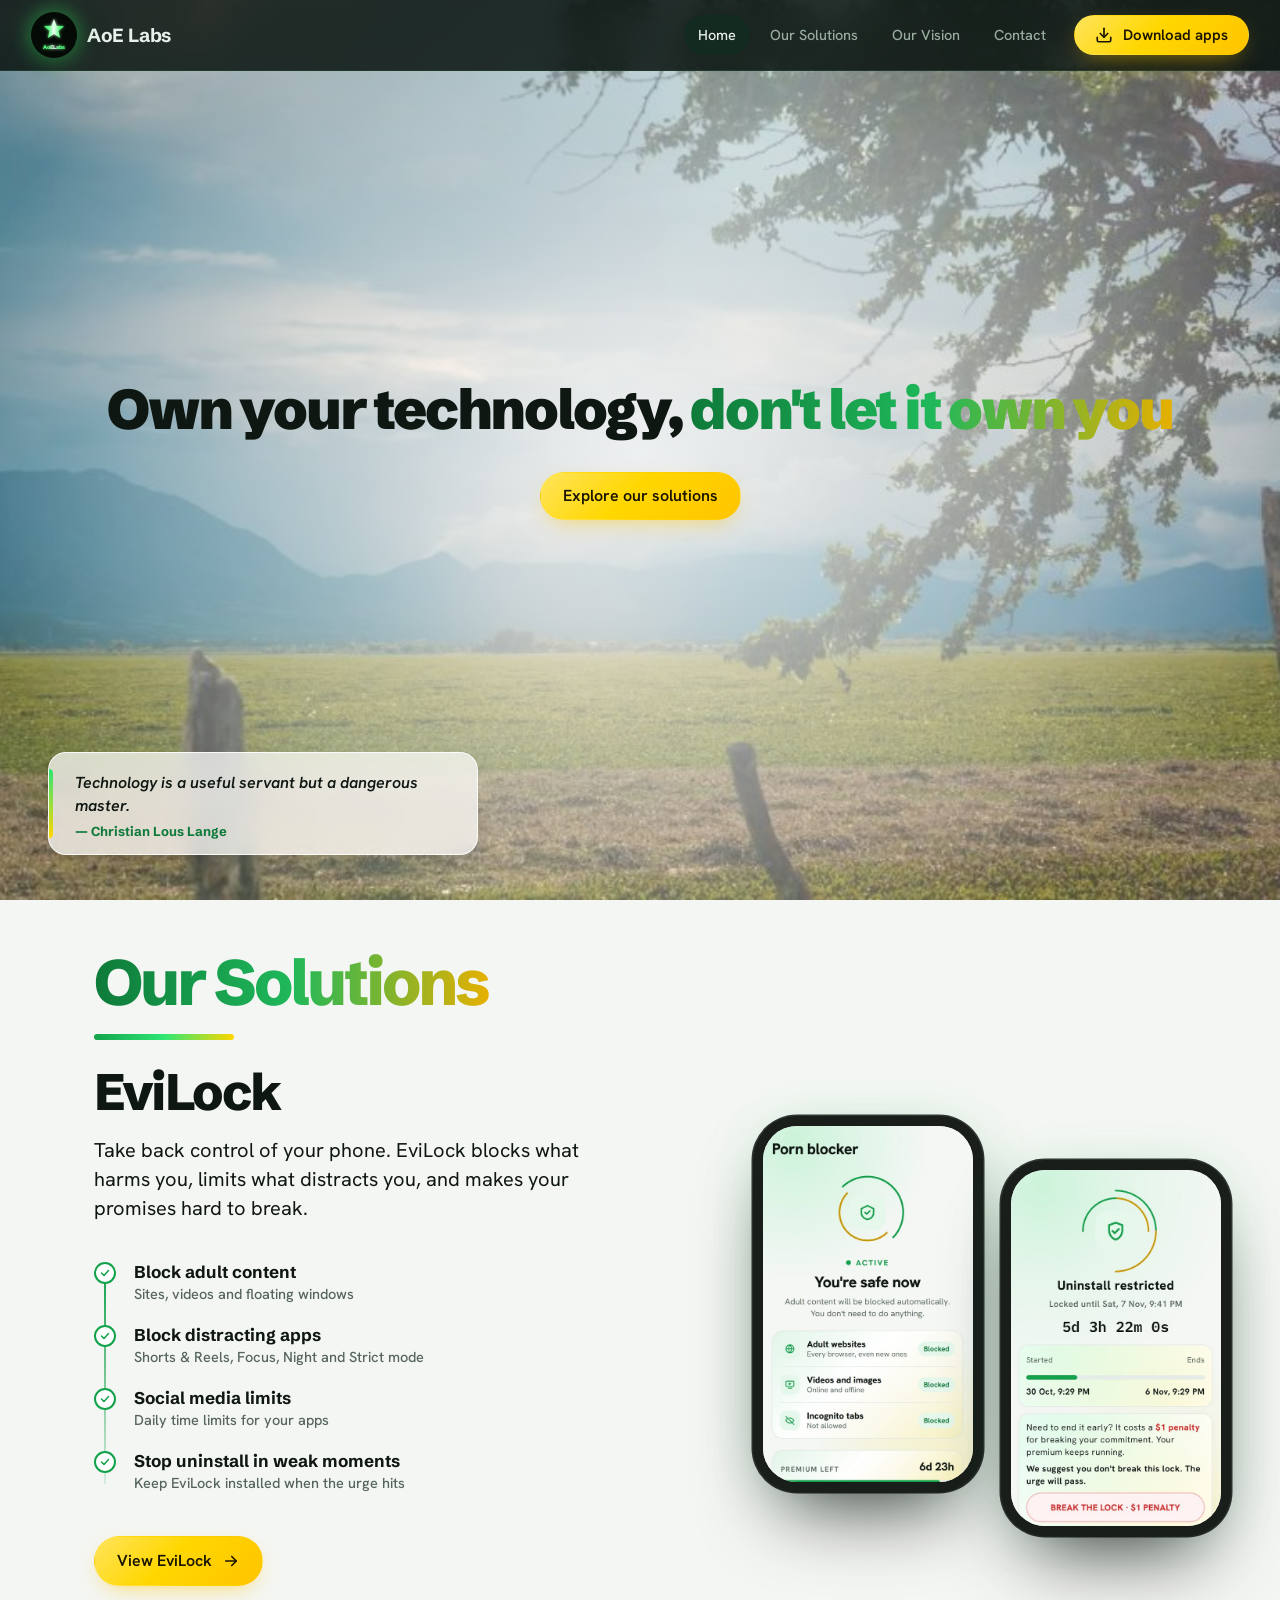
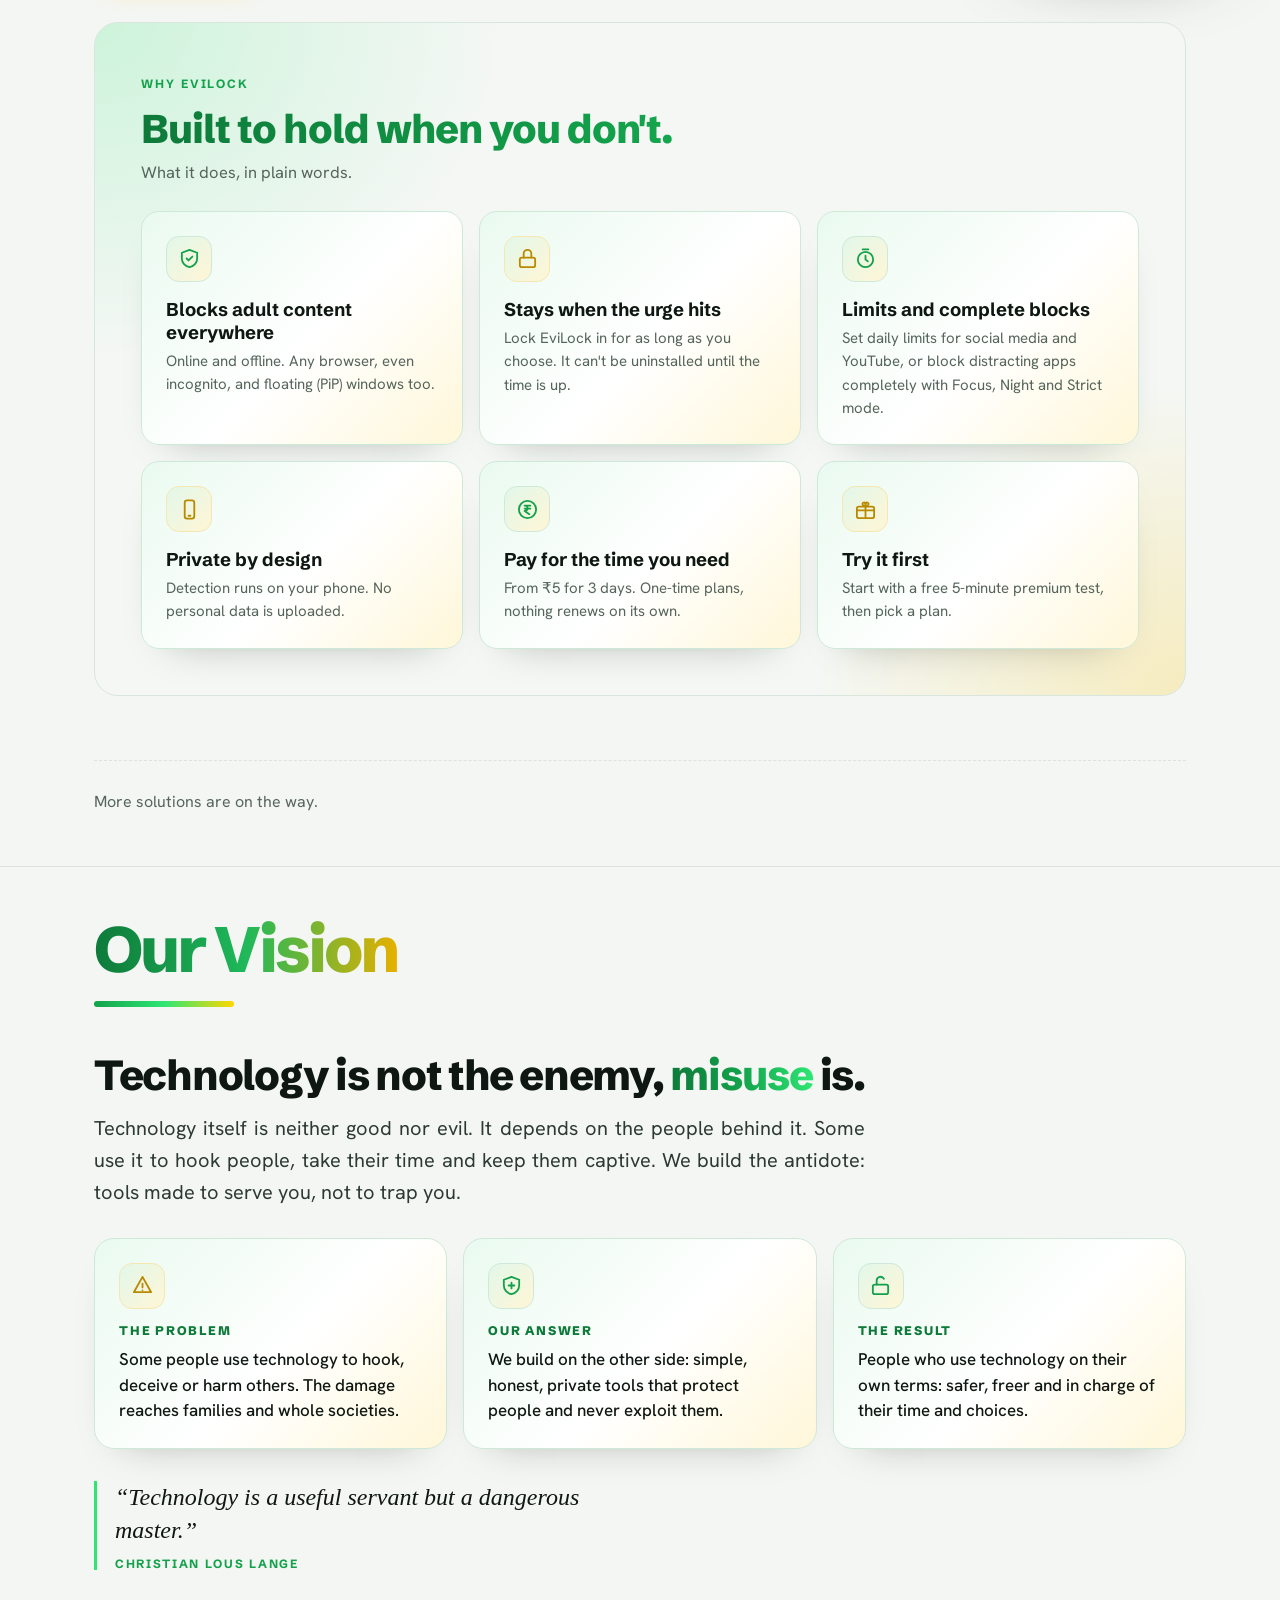
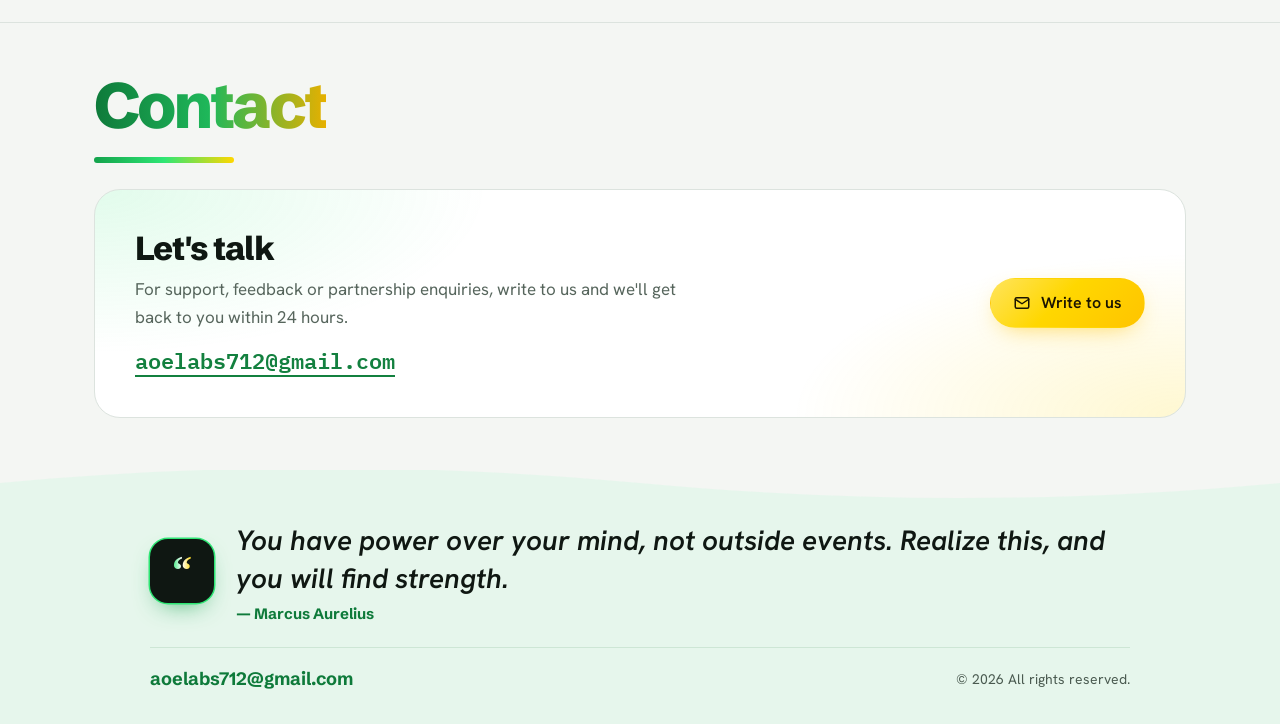
<file: index.html>
<!doctype html>
<html lang="en">
<head>
<meta charset="utf-8">
<meta name="viewport" content="width=device-width, initial-scale=1, viewport-fit=cover">
<title>AoE Labs: own your technology, don&#39;t let it own you</title>
<meta name="description" content="AoE Labs builds simple apps that solve real problems. Our first app, EviLock, blocks adult content, limits social media and puts your phone to sleep at night.">
<meta property="og:title" content="AoE Labs">
<meta property="og:description" content="Own your technology, don&#39;t let it own you. Makers of EviLock.">
<meta property="og:type" content="website">
<meta property="og:site_name" content="AoE Labs">
<meta property="og:url" content="https://aoe-labs.vercel.app/">
<meta property="og:image" content="https://aoe-labs.vercel.app/og-image.png">
<meta property="og:image:width" content="1200">
<meta property="og:image:height" content="630">
<meta name="twitter:card" content="summary_large_image">
<link rel="canonical" href="https://aoe-labs.vercel.app/">
<meta name="theme-color" content="#FFFFFF">
<meta name="color-scheme" content="light only">
<link rel="icon" type="image/png" href="favicon.png">
<link rel="apple-touch-icon" href="apple-touch-icon.png">
<link rel="preconnect" href="https://fonts.googleapis.com">
<link rel="preconnect" href="https://fonts.gstatic.com" crossorigin>
<link rel="stylesheet" href="https://fonts.googleapis.com/css2?family=Schibsted+Grotesk:wght@600;700;800;900&family=Hanken+Grotesk:wght@400;500;600;700&family=IBM+Plex+Mono:wght@500;600&display=swap">
<link rel="stylesheet" href="style.css">
<script>document.documentElement.classList.add("js")</script>
</head>
<body class="home-page">

<header class="nav">
  <div class="wrap">
    <a class="brand" href="index.html" aria-label="AoE Labs home">
      <svg class="zmark" viewBox="0 0 100 100" role="img" aria-label="AoE Labs"><defs><linearGradient id="zg" gradientUnits="userSpaceOnUse" x1="0" y1="0" x2="100" y2="0" spreadMethod="repeat"><stop offset="0" stop-color="#39FF6A"/><stop offset=".38" stop-color="#5CFF84"/><stop offset=".5" stop-color="#F0FFF4"/><stop offset=".62" stop-color="#5CFF84"/><stop offset="1" stop-color="#39FF6A"/><animateTransform attributeName="gradientTransform" type="translate" from="-100 0" to="100 0" dur="3.2s" repeatCount="indefinite"/></linearGradient><filter id="zglow" x="-40%" y="-40%" width="180%" height="180%"><feGaussianBlur stdDeviation="3" result="b"/><feMerge><feMergeNode in="b"/><feMergeNode in="SourceGraphic"/></feMerge></filter></defs><circle cx="50" cy="50" r="50" fill="#050A06"/><g fill="url(#zg)" filter="url(#zglow)"><path class="zstar" d="M50.00 15.00 L55.68 30.18 L71.87 30.89 L59.19 40.99 L63.52 56.61 L50.00 47.66 L36.48 56.61 L40.81 40.99 L28.13 30.89 L44.32 30.18 Z"/><text x="50" y="80" text-anchor="middle" font-family="Schibsted Grotesk, Arial Black, sans-serif" font-weight="800" font-size="11.5" letter-spacing="-.1">AoE Labs</text></g></svg><span class="brand-name">AoE Labs</span></a>
    <div class="nav-mid tick" aria-hidden="true"><div class="tr"><span>Own your technology ✦ Runs on your phone ✦ Privacy first ✦ No subscriptions ✦ </span><span>Own your technology ✦ Runs on your phone ✦ Privacy first ✦ No subscriptions ✦ </span></div></div>
    <nav class="nav-links" id="menu" aria-label="Main">
      <a href="index.html" aria-current="page">Home</a>
      <a href="index.html#solutions">Our Solutions</a>
      <a href="index.html#about">Our Vision</a>
      <a href="index.html#contact">Contact</a>
    </nav>
    <a class="btn btn-glint" href="products.html"><svg viewBox="0 0 24 24" fill="none" stroke="currentColor" stroke-width="2.2" stroke-linecap="round" stroke-linejoin="round" aria-hidden="true"><path d="M21 15v4a2 2 0 0 1-2 2H5a2 2 0 0 1-2-2v-4"/><path d="M7 10l5 5 5-5"/><path d="M12 15V3"/></svg><span class="lbl-long">Download apps</span><span class="lbl-short">Download</span></a>
    <button class="menu-btn" type="button" aria-controls="menu" aria-expanded="false" aria-label="Open menu"><svg viewBox="0 0 24 24" fill="none" stroke="currentColor" stroke-width="2" stroke-linecap="round"><path d="M4 7h16M4 12h16M4 17h16"/></svg></button>
  </div>
</header>

<main>
  <!-- HERO -->
  <section class="vhero" id="top">
    <video src="videos/21577.mp4" poster="videos/hero-poster.jpg" autoplay muted loop playsinline preload="auto" aria-hidden="true"></video>
    <div class="wash" aria-hidden="true"></div>
    <div class="wrap">
      <h1 class="hero-title">Own your technology, <span class="shine">don&#39;t let it own you</span></h1>
      <a class="btn btn-gold" href="#solutions">Explore our solutions</a>
    </div>
    <figure class="hero-quote" data-hero-quotes aria-live="polite">
      <blockquote class="hq-text">Technology is a useful servant but a dangerous master.</blockquote>
      <figcaption class="hq-by">Christian Lous Lange</figcaption>
    </figure>
  </section>



  <!-- OUR SOLUTIONS -->
  <section id="solutions">
    <div class="wrap">
      <h2 class="big-title reveal"><span class="shimmer on-light">Our Solutions</span></h2>
      <div class="solution reveal">
        <div>
          <h3 class="name">EviLock</h3>
          <p class="desc">Take back control of your phone. EviLock blocks what harms you, limits what distracts you, and makes your promises hard to break.</p>
          <ul class="feat-list">
            <li><span class="fi" aria-hidden="true"><svg viewBox="0 0 24 24" fill="none" stroke="currentColor" stroke-width="3" stroke-linecap="round" stroke-linejoin="round"><path d="M5 12l5 5 9-10"/></svg></span><div><b>Block adult content</b><small>Sites, videos and floating windows</small></div></li>
            <li><span class="fi" aria-hidden="true"><svg viewBox="0 0 24 24" fill="none" stroke="currentColor" stroke-width="3" stroke-linecap="round" stroke-linejoin="round"><path d="M5 12l5 5 9-10"/></svg></span><div><b>Block distracting apps</b><small>Shorts &amp; Reels, Focus, Night and Strict mode</small></div></li>
            <li><span class="fi" aria-hidden="true"><svg viewBox="0 0 24 24" fill="none" stroke="currentColor" stroke-width="3" stroke-linecap="round" stroke-linejoin="round"><path d="M5 12l5 5 9-10"/></svg></span><div><b>Social media limits</b><small>Daily time limits for your apps</small></div></li>
            <li><span class="fi" aria-hidden="true"><svg viewBox="0 0 24 24" fill="none" stroke="currentColor" stroke-width="3" stroke-linecap="round" stroke-linejoin="round"><path d="M5 12l5 5 9-10"/></svg></span><div><b>Stop uninstall in weak moments</b><small>Keep EviLock installed when the urge hits</small></div></li>
          </ul>
          <a class="btn btn-gold" href="evilock.html">View EviLock
            <svg viewBox="0 0 24 24" fill="none" stroke="currentColor" stroke-width="2.2" stroke-linecap="round" stroke-linejoin="round" aria-hidden="true"><path d="M5 12h14"/><path d="M13 6l6 6-6 6"/></svg></a>
        </div>

        <div class="phones"><div class="phone" role="img" aria-label="EviLock Porn blocker screen showing it is active"><img class="shot" src="images/porn-blocker.jpg" alt="" width="540" height="909" loading="lazy"></div><div class="phone" role="img" aria-label="EviLock Uninstall restricted screen with a running lock"><img class="shot" src="images/uninstall-restricted.jpg" alt="" width="540" height="909" loading="lazy"></div></div>
      </div>

      <div class="kp reveal">
      <span class="kp-eye">Why EviLock</span>
      <h3 class="kp-h">Built to hold when you don&#39;t.</h3>
      <p class="kp-sub">What it does, in plain words.</p>
      <div class="kp-grid">
        <div class="kp-card"><div class="kp-ic" aria-hidden="true"><svg viewBox="0 0 24 24"><path d="M12 3l8 3v6c0 4.5-3.4 8.3-8 9-4.6-.7-8-4.5-8-9V6z"/><path d="M9 12l2 2 4-4"/></svg></div><h4>Blocks adult content everywhere</h4><p>Online and offline. Any browser, even incognito, and floating (PiP) windows too.</p></div>
        <div class="kp-card"><div class="kp-ic" aria-hidden="true"><svg viewBox="0 0 24 24"><rect x="4" y="11" width="16" height="10" rx="2"/><path d="M8 11V7a4 4 0 0 1 8 0v4"/></svg></div><h4>Stays when the urge hits</h4><p>Lock EviLock in for as long as you choose. It can&#39;t be uninstalled until the time is up.</p></div>
        <div class="kp-card"><div class="kp-ic" aria-hidden="true"><svg viewBox="0 0 24 24"><circle cx="12" cy="13" r="8"/><path d="M12 9v4l2.5 2M9 2.5h6"/></svg></div><h4>Limits and complete blocks</h4><p>Set daily limits for social media and YouTube, or block distracting apps completely with Focus, Night and Strict mode.</p></div>
        <div class="kp-card"><div class="kp-ic" aria-hidden="true"><svg viewBox="0 0 24 24"><rect x="7" y="2.5" width="10" height="19" rx="2.5"/><path d="M11 18.5h2"/></svg></div><h4>Private by design</h4><p>Detection runs on your phone. No personal data is uploaded.</p></div>
        <div class="kp-card"><div class="kp-ic" aria-hidden="true"><svg viewBox="0 0 24 24"><circle cx="12" cy="12" r="9"/><path d="M9 8h6M9 11h6M9.5 8c3.5 0 3.5 5.5-.5 5.5L14 17"/></svg></div><h4>Pay for the time you need</h4><p>From ₹5 for 3 days. One-time plans, nothing renews on its own.</p></div>
        <div class="kp-card"><div class="kp-ic" aria-hidden="true"><svg viewBox="0 0 24 24"><rect x="3" y="9" width="18" height="12" rx="2"/><path d="M12 9v12M3 13h18"/><path d="M12 9c-3 0-4.5-4-1.5-4.5C12 4.2 12 9 12 9zM12 9c3 0 4.5-4 1.5-4.5C12 4.2 12 9 12 9z"/></svg></div><h4>Try it first</h4><p>Start with a free 5-minute premium test, then pick a plan.</p></div>
      </div>
      </div>
      <p class="more">More solutions are on the way.</p>
    </div>
  </section>

  <!-- ABOUT -->
  <section class="bordered" id="about">
    <div class="wrap">
      <h2 class="big-title reveal"><span class="shimmer on-light">Our Vision</span></h2>
      <div class="ab reveal">
        <div class="ab-head">
        <h3 class="ab-h">Technology is not the enemy, <span class="ab-shim">misuse</span> is.</h3>
        <p class="ab-lead">Technology itself is neither good nor evil. It depends on the people behind it. Some use it to hook people, take their time and keep them captive. We build the antidote: tools made to serve you, not to trap you.</p></div>
        <div class="ab-grid">
          <div class="ab-card"><div class="ab-ic" aria-hidden="true"><svg viewBox="0 0 24 24"><path d="M12 3l9 16H3z"/><path d="M12 10v4M12 17h.01"/></svg></div><small>The problem</small><p>Some people use technology to hook, deceive or harm others. The damage reaches families and whole societies.</p></div>
          <div class="ab-card"><div class="ab-ic" aria-hidden="true"><svg viewBox="0 0 24 24"><path d="M12 3l8 3v6c0 4.5-3.4 8.3-8 9-4.6-.7-8-4.5-8-9V6z"/><path d="M12 9v6M9 12h6"/></svg></div><small>Our answer</small><p>We build on the other side: simple, honest, private tools that protect people and never exploit them.</p></div>
          <div class="ab-card"><div class="ab-ic" aria-hidden="true"><svg viewBox="0 0 24 24"><rect x="4" y="11" width="16" height="10" rx="2"/><path d="M8 11V7a4 4 0 0 1 7.5-2"/></svg></div><small>The result</small><p>People who use technology on their own terms: safer, freer and in charge of their time and choices.</p></div>
        </div>
        <p class="ab-quote">&ldquo;Technology is a useful servant but a dangerous master.&rdquo;<span>Christian Lous Lange</span></p>
      </div>
    </div>
  </section>

  <!-- CONTACT -->
  <section class="bordered" id="contact">
    <div class="wrap">
      <h2 class="big-title reveal"><span class="shimmer on-light">Contact</span></h2>
      <div class="contact-card reveal">
        <div>
          <h3>Let's talk</h3>
          <p>For support, feedback or partnership enquiries, write to us and we'll get back to you within 24 hours.</p>
          <a class="mail" href="mailto:aoelabs712@gmail.com">aoelabs712@gmail.com</a>
        </div>
        <a class="btn btn-gold" href="mailto:aoelabs712@gmail.com"><svg viewBox="0 0 24 24" fill="none" stroke="currentColor" stroke-width="2" stroke-linecap="round" stroke-linejoin="round" aria-hidden="true"><rect x="3" y="5" width="18" height="14" rx="2"/><path d="M3 7l9 6 9-6"/></svg>Write to us</a>
      </div>
    </div>
  </section>
</main>

<footer class="wave-foot">
  <svg class="waves" viewBox="0 0 1440 40" preserveAspectRatio="none" aria-hidden="true"><path d="M0 0 H1440 V14 C1320 34 1200 34 1080 14 C960 -6 840 -6 720 14 C600 34 480 34 360 14 C240 -6 120 -6 0 14 Z M1440 0 H2880 V14 C2760 34 2640 34 2520 14 C2400 -6 2280 -6 2160 14 C2040 34 1920 34 1800 14 C1680 -6 1560 -6 1440 14 Z"/></svg>
  <div class="inner">
    <div class="qb" data-quotes>
      <span class="icon" aria-hidden="true"><span class="shine">“</span></span>
      <div><p class="q-text" aria-live="polite">You have power over your mind, not outside events. Realize this, and you will find strength.</p><p class="q-by">Marcus Aurelius</p></div>
    </div>
    <div class="qb-line">
      <a class="mail" href="mailto:aoelabs712@gmail.com">aoelabs712@gmail.com</a>
      <span class="copy">© 2026 All rights reserved.</span>
    </div>
  </div>
</footer>

<script src="app.js"></script>
</body>
</html>
</file>
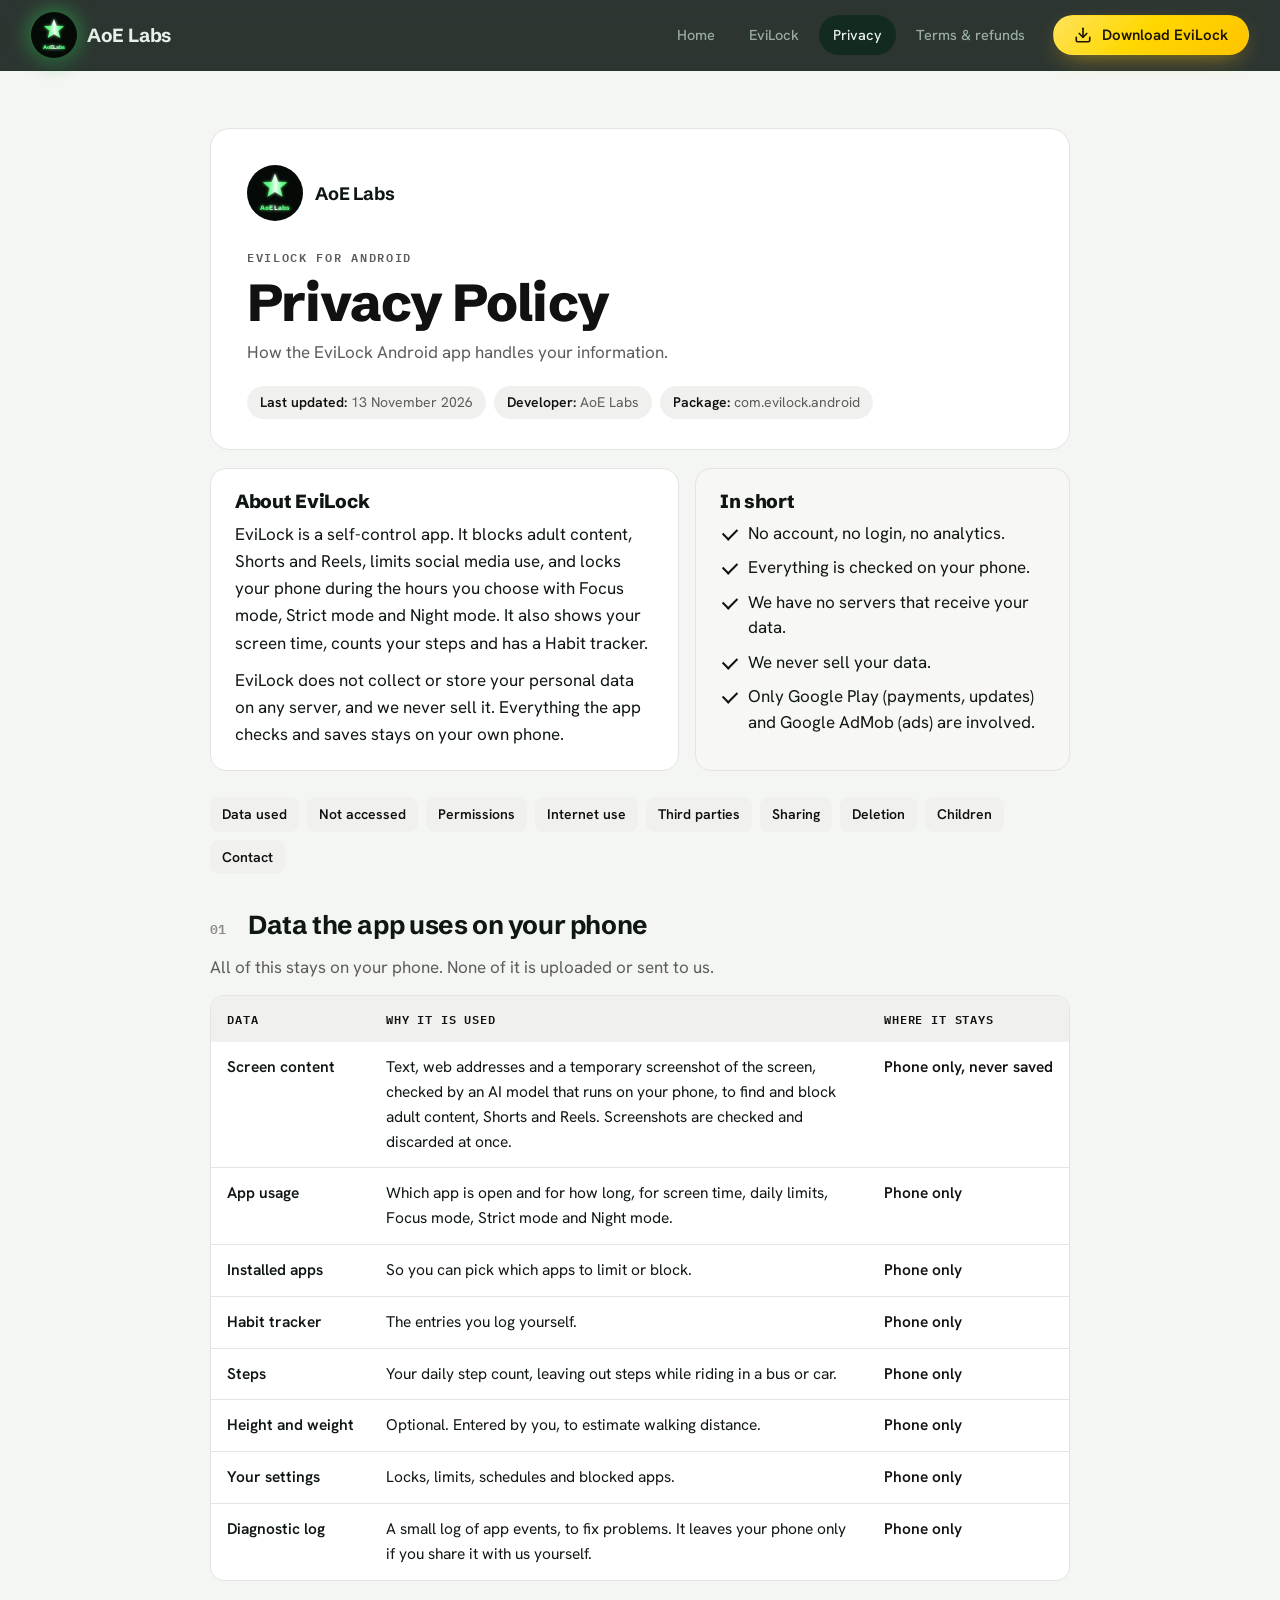
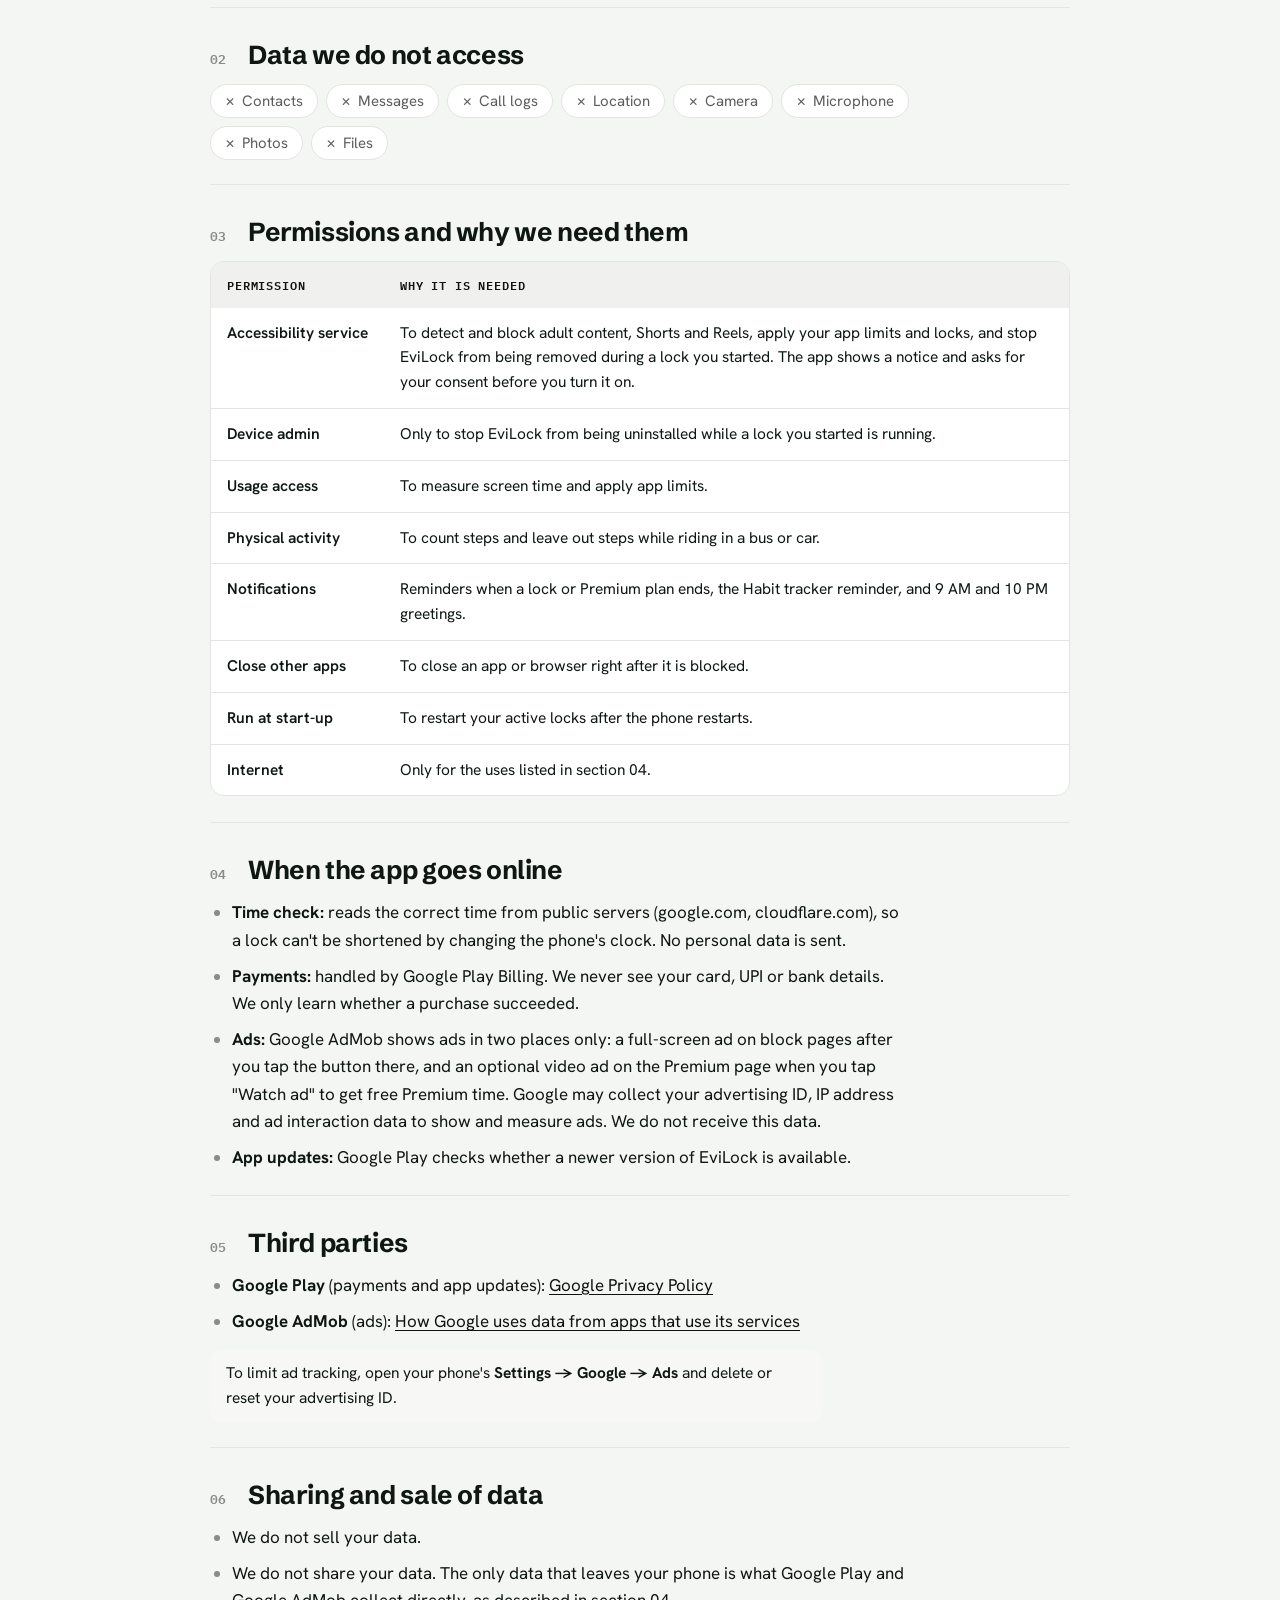
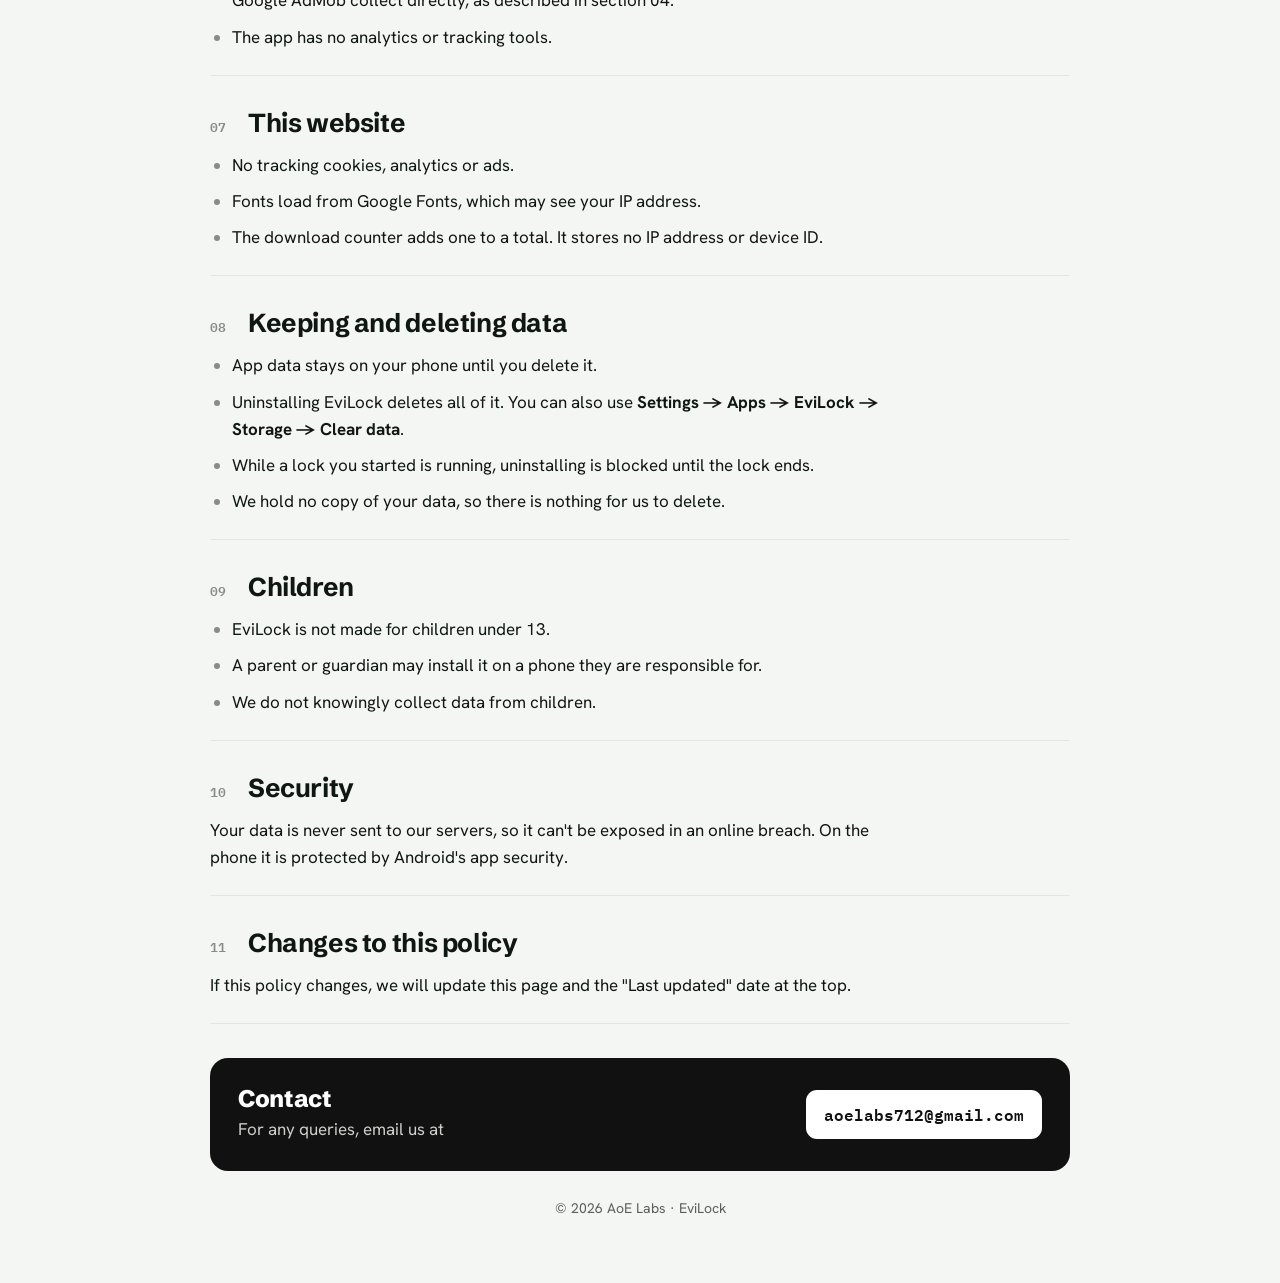
<file: evilock-privacy.html>
<!doctype html>
<html lang="en">
<head>
<meta charset="utf-8">
<meta name="viewport" content="width=device-width, initial-scale=1, viewport-fit=cover">
<title>Privacy Policy · EviLock · AoE Labs</title>
<meta name="description" content="Privacy Policy of the EviLock Android app by AoE Labs. No account, no servers that receive your data, nothing sold. Everything is checked on your phone.">
<meta property="og:type" content="website">
<meta property="og:site_name" content="AoE Labs">
<meta property="og:title" content="EviLock Privacy Policy">
<meta property="og:url" content="https://aoe-labs.vercel.app/evilock/privacy">
<meta property="og:image" content="https://aoe-labs.vercel.app/og-image.png">
<meta property="og:image:width" content="1200">
<meta property="og:image:height" content="630">
<meta name="twitter:card" content="summary_large_image">
<link rel="canonical" href="https://aoe-labs.vercel.app/evilock/privacy">
<meta name="theme-color" content="#FFFFFF">
<meta name="color-scheme" content="light only">
<link rel="icon" type="image/png" href="/favicon.png">
<link rel="apple-touch-icon" href="/apple-touch-icon.png">
<link rel="preconnect" href="https://fonts.googleapis.com">
<link rel="preconnect" href="https://fonts.gstatic.com" crossorigin>
<link rel="stylesheet" href="https://fonts.googleapis.com/css2?family=Schibsted+Grotesk:wght@600;700;800;900&family=Hanken+Grotesk:wght@400;500;600;700&family=IBM+Plex+Mono:wght@500;600&display=swap">
<link rel="stylesheet" href="/style.css">
<script>document.documentElement.classList.add("js")</script>
<style>
/* EviLock privacy page (design A, neutral). Scoped to .pp; the site's style.css stays in charge of the rest. */

/* Option A, final. Single light look on purpose: the AoE Labs website is light-only.
   Layout: hero band -> About card -> "In short" checklist -> numbered sections -> contact card. */
:root{
  --pp-bg:#f6f6f5; --pp-surface:#ffffff; --pp-ink:#111111; --pp-muted:#5c5c5c; --pp-line:#e4e4e2;
  --pp-forest:#111111; --pp-forest-soft:#f0f0ee; --pp-brass:#8a8a86; --pp-brass-soft:#f7f7f5; --pp-ok:#111111;
  --pp-display:"Schibsted Grotesk",system-ui,-apple-system,"Segoe UI",sans-serif;
  --pp-body:"Hanken Grotesk",system-ui,-apple-system,"Segoe UI",sans-serif;
  --pp-mono:"IBM Plex Mono",ui-monospace,Menlo,Consolas,monospace;
  }

.pp{max-width:860px;margin:0 auto;padding-block:128px 64px}
.pp a{color:var(--pp-forest);text-underline-offset:3px}
.pp a:focus-visible{outline:2px solid var(--pp-brass);outline-offset:2px;border-radius:3px}
.pp h1,.pp h2{font-family:var(--pp-display);text-wrap:balance;letter-spacing:-.015em}
.pp code{font-family:var(--pp-mono);font-size:.86em;background:var(--pp-forest-soft);color:var(--pp-forest);padding:2px 7px;border-radius:6px}

/* Hero */
.pp-hero{background:var(--pp-surface);border:1px solid var(--pp-line);border-radius:20px;padding:36px 36px 30px}
.pp-brand{display:flex;align-items:center;gap:12px}
.pp-brand svg{width:56px;height:56px;flex:none}
.pp-brand b{font:700 18px var(--pp-display);letter-spacing:-.01em}
.pp-brand small{display:block;font:500 13px var(--pp-body);color:var(--pp-muted)}
.pp-eyebrow{font:600 12px var(--pp-mono);letter-spacing:.14em;text-transform:uppercase;color:var(--pp-muted);margin-top:26px}
.pp-hero h1{font-size:clamp(34px,6vw,52px);line-height:1.04;font-weight:800;margin:8px 0 10px;color:var(--pp-ink)}
.pp-hero p{margin:0;color:var(--pp-muted);max-width:52ch}
.pp-chips{display:flex;flex-wrap:wrap;gap:8px;margin-top:20px}
.pp-chip{font-size:14px;color:var(--pp-muted);background:var(--pp-forest-soft);border-radius:999px;padding:5px 13px}
.pp-chip b{font-weight:600;color:var(--pp-ink)}

/* About + In short */
.pp-intro{display:grid;grid-template-columns:minmax(0,1.25fr) minmax(0,1fr);gap:16px;margin-top:18px}
.pp-card{background:var(--pp-surface);border:1px solid var(--pp-line);border-radius:16px;padding:22px 24px;min-width:0}
.pp-card h2{font-size:19px;margin:0 0 10px}
.pp-card p{margin:0 0 10px}
.pp-card p:last-child{margin:0}
.pp-short{background:var(--pp-brass-soft)}
.pp-short ul{list-style:none;margin:0;padding:0;display:grid;gap:9px}
.pp-short li{position:relative;padding-left:28px;line-height:1.5}
.pp-short li::before{content:"";position:absolute;left:3px;top:.42em;width:12px;height:7px;
  border-left:2.5px solid var(--pp-ok);border-bottom:2.5px solid var(--pp-ok);transform:rotate(-45deg)}

/* Contents */
.pp-toc{margin:26px 0 4px;display:flex;flex-wrap:wrap;gap:8px}
.pp-toc a{text-decoration:none;font-size:14px;font-weight:600;color:var(--pp-forest);background:var(--pp-forest-soft);border-radius:9px;padding:6px 12px}
.pp-toc a:hover{background:#e4e4e1}

/* Sections */
.pp-sec{padding:34px 0 10px;border-bottom:1px solid var(--pp-line);scroll-margin-top:90px}
.pp-sec h2{display:flex;align-items:baseline;gap:14px;font-size:clamp(22px,3.2vw,26px);font-weight:700;margin:0 0 14px}
.pp-n{font:600 13px var(--pp-mono);color:var(--pp-brass);min-width:24px}
.pp-sec p{margin:0 0 14px;max-width:68ch}
.pp-sec ul{margin:0 0 14px;padding-left:22px;max-width:70ch}
.pp-sec li{margin-bottom:9px}
.pp-sec li::marker{color:var(--pp-brass)}
.pp-lede{color:var(--pp-muted)}

.pp-tbl{overflow-x:auto;background:var(--pp-surface);border:1px solid var(--pp-line);border-radius:14px;margin:4px 0 16px}
.pp-tbl table{width:100%;border-collapse:collapse;font-size:15.5px;min-width:560px}
.pp-tbl th,.pp-tbl td{text-align:left;padding:13px 16px;vertical-align:top}
.pp-tbl th{font:600 12px var(--pp-mono);letter-spacing:.07em;text-transform:uppercase;color:var(--pp-forest);background:var(--pp-forest-soft)}
.pp-tbl tr+tr td{border-top:1px solid var(--pp-line)}
.pp-tbl td:first-child{font-weight:600;white-space:nowrap}
.pp-stays{color:var(--pp-ok);font-weight:600;white-space:nowrap}

.pp-pills{display:flex;flex-wrap:wrap;gap:8px;list-style:none;padding:0!important;margin:2px 0 14px}
.pp-pills li{margin:0;background:var(--pp-surface);border:1px solid var(--pp-line);border-radius:999px;padding:4px 14px;font-size:15px;color:var(--pp-muted)}
.pp-pills li::before{content:"✕";color:var(--pp-muted);font-size:12px;margin-right:7px}

.pp-note{background:var(--pp-brass-soft);border-radius:12px;padding:12px 16px;font-size:15.5px;max-width:68ch}

/* Contact */
.pp-contact{margin-top:34px;background:var(--pp-forest);color:#fff;border-radius:18px;padding:28px;display:flex;flex-wrap:wrap;gap:16px 28px;align-items:center;justify-content:space-between}
.pp-contact h2{color:#fff;font-size:24px;margin:0 0 4px;display:flex;gap:14px;align-items:baseline}
.pp-contact .pp-n{color:#a9a9a5}
.pp-contact p{margin:0;color:#cfcfcc}
.pp-mail{font:600 16px var(--pp-mono);background:#fff;color:var(--pp-forest)!important;text-decoration:none;padding:11px 18px;border-radius:11px;user-select:all}
.pp-foot{text-align:center;color:var(--pp-muted);font-size:14px;margin-top:26px}

@media (max-width:720px){
  .pp{padding-block:104px 40px}
  .pp-hero{padding:30px 22px 26px;border-radius:16px}
  .pp-intro{grid-template-columns:1fr}
  .pp-card{padding:18px 18px}
  .pp-contact{padding:22px}
}
</style>
</head>
<body>

<header class="nav">
  <div class="wrap">
    <a class="brand" href="/" aria-label="AoE Labs home">
      <svg class="zmark" viewBox="0 0 100 100" role="img" aria-label="AoE Labs"><defs><linearGradient id="zg" gradientUnits="userSpaceOnUse" x1="0" y1="0" x2="100" y2="0" spreadMethod="repeat"><stop offset="0" stop-color="#39FF6A"/><stop offset=".38" stop-color="#5CFF84"/><stop offset=".5" stop-color="#F0FFF4"/><stop offset=".62" stop-color="#5CFF84"/><stop offset="1" stop-color="#39FF6A"/><animateTransform attributeName="gradientTransform" type="translate" from="-100 0" to="100 0" dur="3.2s" repeatCount="indefinite"/></linearGradient><filter id="zglow" x="-40%" y="-40%" width="180%" height="180%"><feGaussianBlur stdDeviation="3" result="b"/><feMerge><feMergeNode in="b"/><feMergeNode in="SourceGraphic"/></feMerge></filter></defs><circle cx="50" cy="50" r="50" fill="#050A06"/><g fill="url(#zg)" filter="url(#zglow)"><path class="zstar" d="M50.00 15.00 L55.68 30.18 L71.87 30.89 L59.19 40.99 L63.52 56.61 L50.00 47.66 L36.48 56.61 L40.81 40.99 L28.13 30.89 L44.32 30.18 Z"/><text x="50" y="80" text-anchor="middle" font-family="Schibsted Grotesk, Arial Black, sans-serif" font-weight="800" font-size="11.5" letter-spacing="-.1">AoE Labs</text></g></svg><span class="brand-name">AoE Labs</span></a>
    <div class="nav-mid tick" aria-hidden="true"><div class="tr"><span>Own your technology ✦ Runs on your phone ✦ Privacy first ✦ No subscriptions ✦ </span><span>Own your technology ✦ Runs on your phone ✦ Privacy first ✦ No subscriptions ✦ </span></div></div>
    <nav class="nav-links" id="menu" aria-label="Main">
      <a href="/">Home</a>
      <a href="/evilock">EviLock</a>
      <a href="/evilock/privacy" aria-current="page">Privacy</a>
      <a href="/policies.html">Terms &amp; refunds</a>
    </nav>
    <a class="btn btn-glint" href="/downloads/EviLock.apk" download="EviLock.apk"><svg viewBox="0 0 24 24" fill="none" stroke="currentColor" stroke-width="2.2" stroke-linecap="round" stroke-linejoin="round" aria-hidden="true"><path d="M21 15v4a2 2 0 0 1-2 2H5a2 2 0 0 1-2-2v-4"/><path d="M7 10l5 5 5-5"/><path d="M12 15V3"/></svg><span class="lbl-long">Download EviLock</span><span class="lbl-short">Download</span></a>
    <button class="menu-btn" type="button" aria-controls="menu" aria-expanded="false" aria-label="Open menu"><svg viewBox="0 0 24 24" fill="none" stroke="currentColor" stroke-width="2" stroke-linecap="round"><path d="M4 7h16M4 12h16M4 17h16"/></svg></button>
  </div>
</header>

<main><div class="wrap"><div class="pp">

  <header class="pp-hero">
    <div class="pp-brand">
      <svg viewBox="0 0 100 100" role="img" aria-label="AoE Labs logo"><defs><linearGradient id="lg" gradientUnits="userSpaceOnUse" x1="0" y1="0" x2="100" y2="0" spreadMethod="repeat"><stop offset="0" stop-color="#39FF6A"/><stop offset=".38" stop-color="#5CFF84"/><stop offset=".5" stop-color="#F0FFF4"/><stop offset=".62" stop-color="#5CFF84"/><stop offset="1" stop-color="#39FF6A"/><animateTransform attributeName="gradientTransform" type="translate" from="-100 0" to="100 0" dur="3.2s" repeatCount="indefinite"/></linearGradient><filter id="lglow" x="-40%" y="-40%" width="180%" height="180%"><feGaussianBlur stdDeviation="3" result="b"/><feMerge><feMergeNode in="b"/><feMergeNode in="SourceGraphic"/></feMerge></filter></defs><circle cx="50" cy="50" r="50" fill="#050A06"/><g fill="url(#lg)" filter="url(#lglow)"><path d="M50.00 15.00 L55.68 30.18 L71.87 30.89 L59.19 40.99 L63.52 56.61 L50.00 47.66 L36.48 56.61 L40.81 40.99 L28.13 30.89 L44.32 30.18 Z"/><text x="50" y="80" text-anchor="middle" font-family="Schibsted Grotesk, Arial Black, sans-serif" font-weight="800" font-size="11.5" letter-spacing="-.1">AoE Labs</text></g></svg>
      <b>AoE Labs</b>
    </div>
    <div class="pp-eyebrow">EviLock for Android</div>
    <h1>Privacy Policy</h1>
    <p>How the EviLock Android app handles your information.</p>
    <div class="pp-chips">
      <span class="pp-chip"><b>Last updated:</b> 13 November 2026</span>
      <span class="pp-chip"><b>Developer:</b> AoE Labs</span>
      <span class="pp-chip"><b>Package:</b> com.evilock.android</span>
    </div>
  </header>

  <div class="pp-intro">
    <section class="pp-card" aria-labelledby="about">
      <h2 id="about">About EviLock</h2>
      <p>EviLock is a self-control app. It blocks adult content, Shorts and Reels, limits social media use, and locks your phone during the hours you choose with Focus mode, Strict mode and Night mode. It also shows your screen time, counts your steps and has a Habit tracker.</p>
      <p>EviLock does not collect or store your personal data on any server, and we never sell it. Everything the app checks and saves stays on your own phone.</p>
    </section>
    <section class="pp-card pp-short" aria-labelledby="short">
      <h2 id="short">In short</h2>
      <ul>
        <li>No account, no login, no analytics.</li>
        <li>Everything is checked on your phone.</li>
        <li>We have no servers that receive your data.</li>
        <li>We never sell your data.</li>
        <li>Only Google Play (payments, updates) and Google AdMob (ads) are involved.</li>
      </ul>
    </section>
  </div>

  <nav class="pp-toc" aria-label="Contents">
    <a href="#data">Data used</a><a href="#not-used">Not accessed</a><a href="#permissions">Permissions</a>
    <a href="#online">Internet use</a><a href="#third-parties">Third parties</a><a href="#sharing">Sharing</a>
    <a href="#deletion">Deletion</a><a href="#children">Children</a><a href="#contact">Contact</a>
  </nav>

  <section class="pp-sec" id="data">
    <h2><span class="pp-n">01</span>Data the app uses on your phone</h2>
    <p class="pp-lede">All of this stays on your phone. None of it is uploaded or sent to us.</p>
    <div class="pp-tbl"><table>
      <thead><tr><th>Data</th><th>Why it is used</th><th>Where it stays</th></tr></thead>
      <tbody>
        <tr><td>Screen content</td><td>Text, web addresses and a temporary screenshot of the screen, checked by an AI model that runs on your phone, to find and block adult content, Shorts and Reels. Screenshots are checked and discarded at once.</td><td class="pp-stays">Phone only, never saved</td></tr>
        <tr><td>App usage</td><td>Which app is open and for how long, for screen time, daily limits, Focus mode, Strict mode and Night mode.</td><td class="pp-stays">Phone only</td></tr>
        <tr><td>Installed apps</td><td>So you can pick which apps to limit or block.</td><td class="pp-stays">Phone only</td></tr>
        <tr><td>Habit tracker</td><td>The entries you log yourself.</td><td class="pp-stays">Phone only</td></tr>
        <tr><td>Steps</td><td>Your daily step count, leaving out steps while riding in a bus or car.</td><td class="pp-stays">Phone only</td></tr>
        <tr><td>Height and weight</td><td>Optional. Entered by you, to estimate walking distance.</td><td class="pp-stays">Phone only</td></tr>
        <tr><td>Your settings</td><td>Locks, limits, schedules and blocked apps.</td><td class="pp-stays">Phone only</td></tr>
        <tr><td>Diagnostic log</td><td>A small log of app events, to fix problems. It leaves your phone only if you share it with us yourself.</td><td class="pp-stays">Phone only</td></tr>
      </tbody>
    </table></div>
  </section>

  <section class="pp-sec" id="not-used">
    <h2><span class="pp-n">02</span>Data we do not access</h2>
    <ul class="pp-pills"><li>Contacts</li><li>Messages</li><li>Call logs</li><li>Location</li><li>Camera</li><li>Microphone</li><li>Photos</li><li>Files</li></ul>
  </section>

  <section class="pp-sec" id="permissions">
    <h2><span class="pp-n">03</span>Permissions and why we need them</h2>
    <div class="pp-tbl"><table>
      <thead><tr><th>Permission</th><th>Why it is needed</th></tr></thead>
      <tbody>
        <tr><td>Accessibility service</td><td>To detect and block adult content, Shorts and Reels, apply your app limits and locks, and stop EviLock from being removed during a lock you started. The app shows a notice and asks for your consent before you turn it on.</td></tr>
        <tr><td>Device admin</td><td>Only to stop EviLock from being uninstalled while a lock you started is running.</td></tr>
        <tr><td>Usage access</td><td>To measure screen time and apply app limits.</td></tr>
        <tr><td>Physical activity</td><td>To count steps and leave out steps while riding in a bus or car.</td></tr>
        <tr><td>Notifications</td><td>Reminders when a lock or Premium plan ends, the Habit tracker reminder, and 9 AM and 10 PM greetings.</td></tr>
        <tr><td>Close other apps</td><td>To close an app or browser right after it is blocked.</td></tr>
        <tr><td>Run at start-up</td><td>To restart your active locks after the phone restarts.</td></tr>
        <tr><td>Internet</td><td>Only for the uses listed in section 04.</td></tr>
      </tbody>
    </table></div>
  </section>

  <section class="pp-sec" id="online">
    <h2><span class="pp-n">04</span>When the app goes online</h2>
    <ul>
      <li><b>Time check:</b> reads the correct time from public servers (google.com, cloudflare.com), so a lock can't be shortened by changing the phone's clock. No personal data is sent.</li>
      <li><b>Payments:</b> handled by Google Play Billing. We never see your card, UPI or bank details. We only learn whether a purchase succeeded.</li>
      <li><b>Ads:</b> Google AdMob shows ads in two places only: a full-screen ad on block pages after you tap the button there, and an optional video ad on the Premium page when you tap "Watch ad" to get free Premium time. Google may collect your advertising ID, IP address and ad interaction data to show and measure ads. We do not receive this data.</li>
      <li><b>App updates:</b> Google Play checks whether a newer version of EviLock is available.</li>
    </ul>
  </section>

  <section class="pp-sec" id="third-parties">
    <h2><span class="pp-n">05</span>Third parties</h2>
    <ul>
      <li><b>Google Play</b> (payments and app updates): <a href="https://policies.google.com/privacy" target="_blank" rel="noopener">Google Privacy Policy</a></li>
      <li><b>Google AdMob</b> (ads): <a href="https://policies.google.com/technologies/partner-sites" target="_blank" rel="noopener">How Google uses data from apps that use its services</a></li>
    </ul>
    <p class="pp-note">To limit ad tracking, open your phone's <b>Settings → Google → Ads</b> and delete or reset your advertising ID.</p>
  </section>

  <section class="pp-sec" id="sharing">
    <h2><span class="pp-n">06</span>Sharing and sale of data</h2>
    <ul>
      <li>We do not sell your data.</li>
      <li>We do not share your data. The only data that leaves your phone is what Google Play and Google AdMob collect directly, as described in section 04.</li>
      <li>The app has no analytics or tracking tools.</li>
    </ul>
  </section>

  <section class="pp-sec" id="website">
    <h2><span class="pp-n">07</span>This website</h2>
    <ul>
      <li>No tracking cookies, analytics or ads.</li>
      <li>Fonts load from Google Fonts, which may see your IP address.</li>
      <li>The download counter adds one to a total. It stores no IP address or device ID.</li>
    </ul>
  </section>

  <section class="pp-sec" id="deletion">
    <h2><span class="pp-n">08</span>Keeping and deleting data</h2>
    <ul>
      <li>App data stays on your phone until you delete it.</li>
      <li>Uninstalling EviLock deletes all of it. You can also use <b>Settings → Apps → EviLock → Storage → Clear data</b>.</li>
      <li>While a lock you started is running, uninstalling is blocked until the lock ends.</li>
      <li>We hold no copy of your data, so there is nothing for us to delete.</li>
    </ul>
  </section>

  <section class="pp-sec" id="children">
    <h2><span class="pp-n">09</span>Children</h2>
    <ul>
      <li>EviLock is not made for children under 13.</li>
      <li>A parent or guardian may install it on a phone they are responsible for.</li>
      <li>We do not knowingly collect data from children.</li>
    </ul>
  </section>

  <section class="pp-sec" id="security">
    <h2><span class="pp-n">10</span>Security</h2>
    <p>Your data is never sent to our servers, so it can't be exposed in an online breach. On the phone it is protected by Android's app security.</p>
  </section>

  <section class="pp-sec" id="changes">
    <h2><span class="pp-n">11</span>Changes to this policy</h2>
    <p>If this policy changes, we will update this page and the "Last updated" date at the top.</p>
  </section>

  <section class="pp-contact" id="contact" aria-labelledby="contact-h">
    <div>
      <h2 id="contact-h">Contact</h2>
      <p>For any queries, email us at</p>
    </div>
    <a class="pp-mail" href="mailto:aoelabs712@gmail.com">aoelabs712@gmail.com</a>
  </section>

  <p class="pp-foot">© 2026 AoE Labs · EviLock</p>
</div></div></main>

<script src="/app.js"></script>
</body>
</html>
</file>
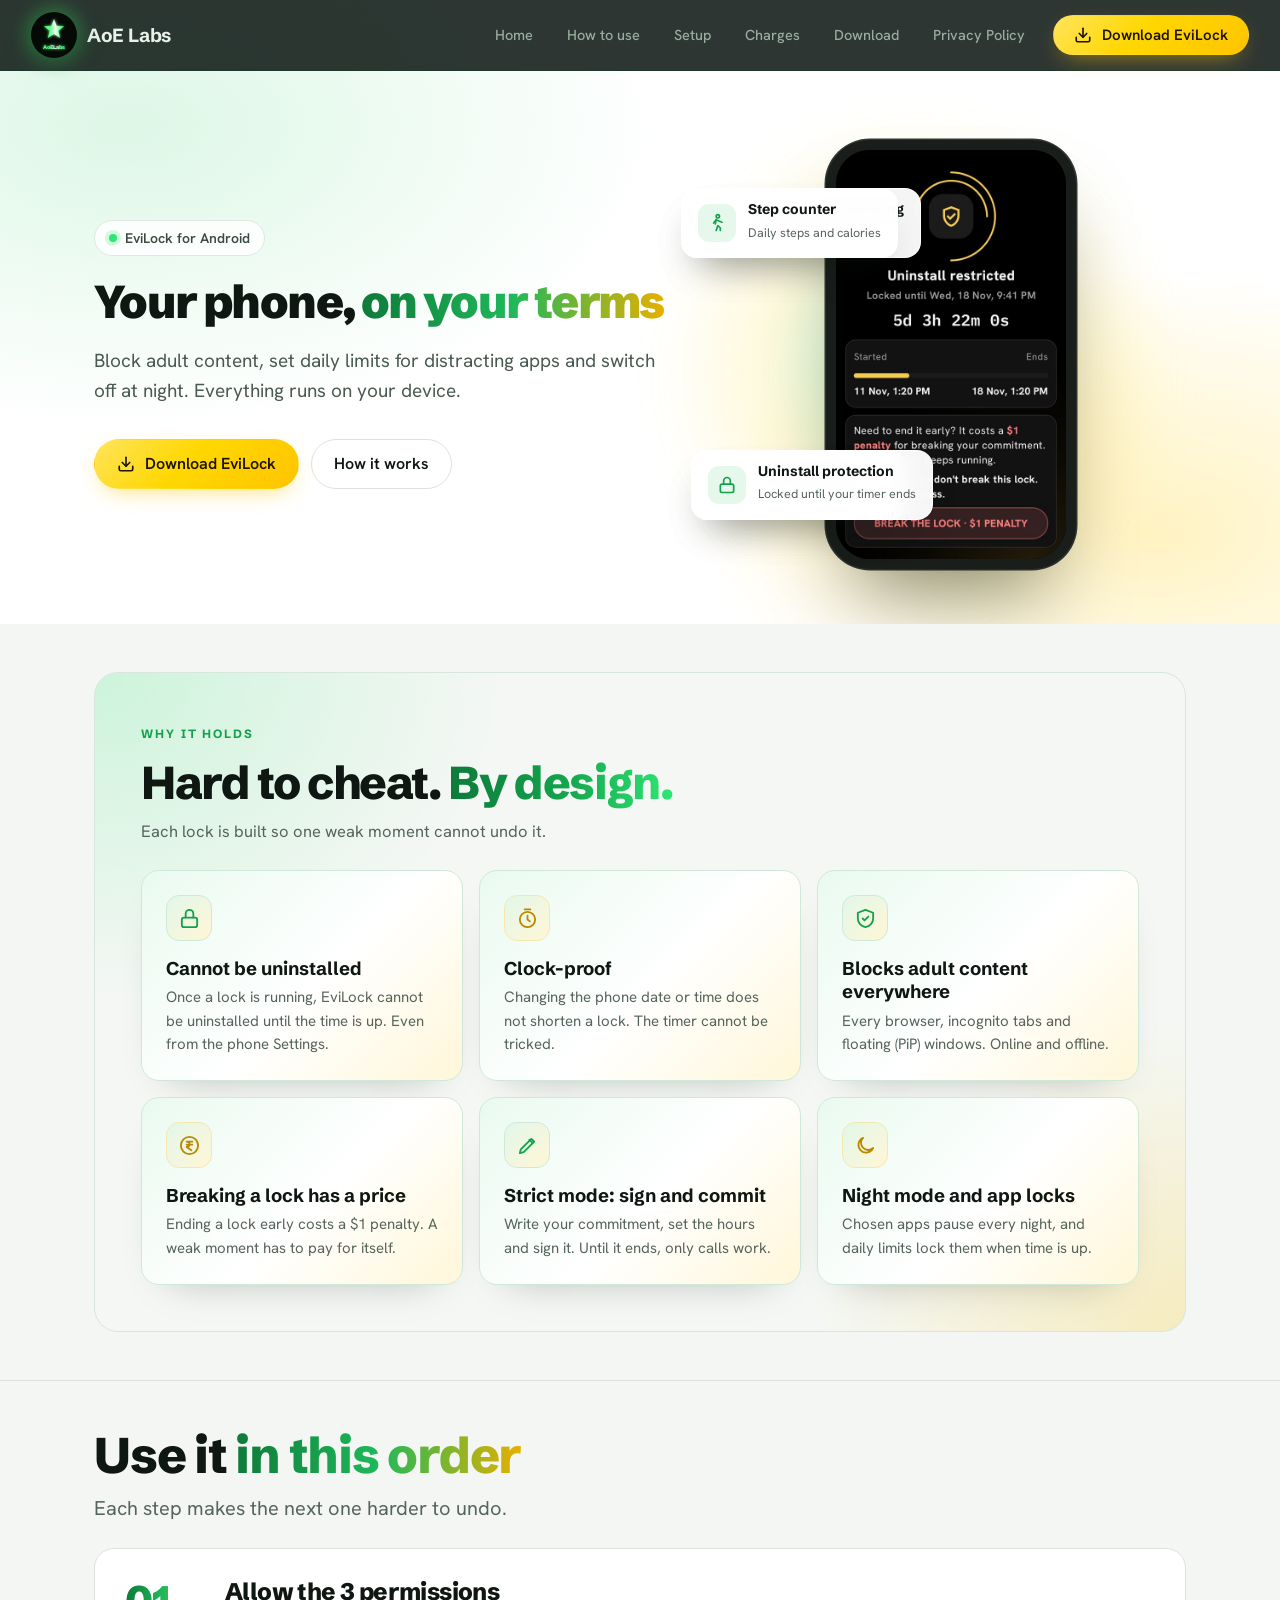
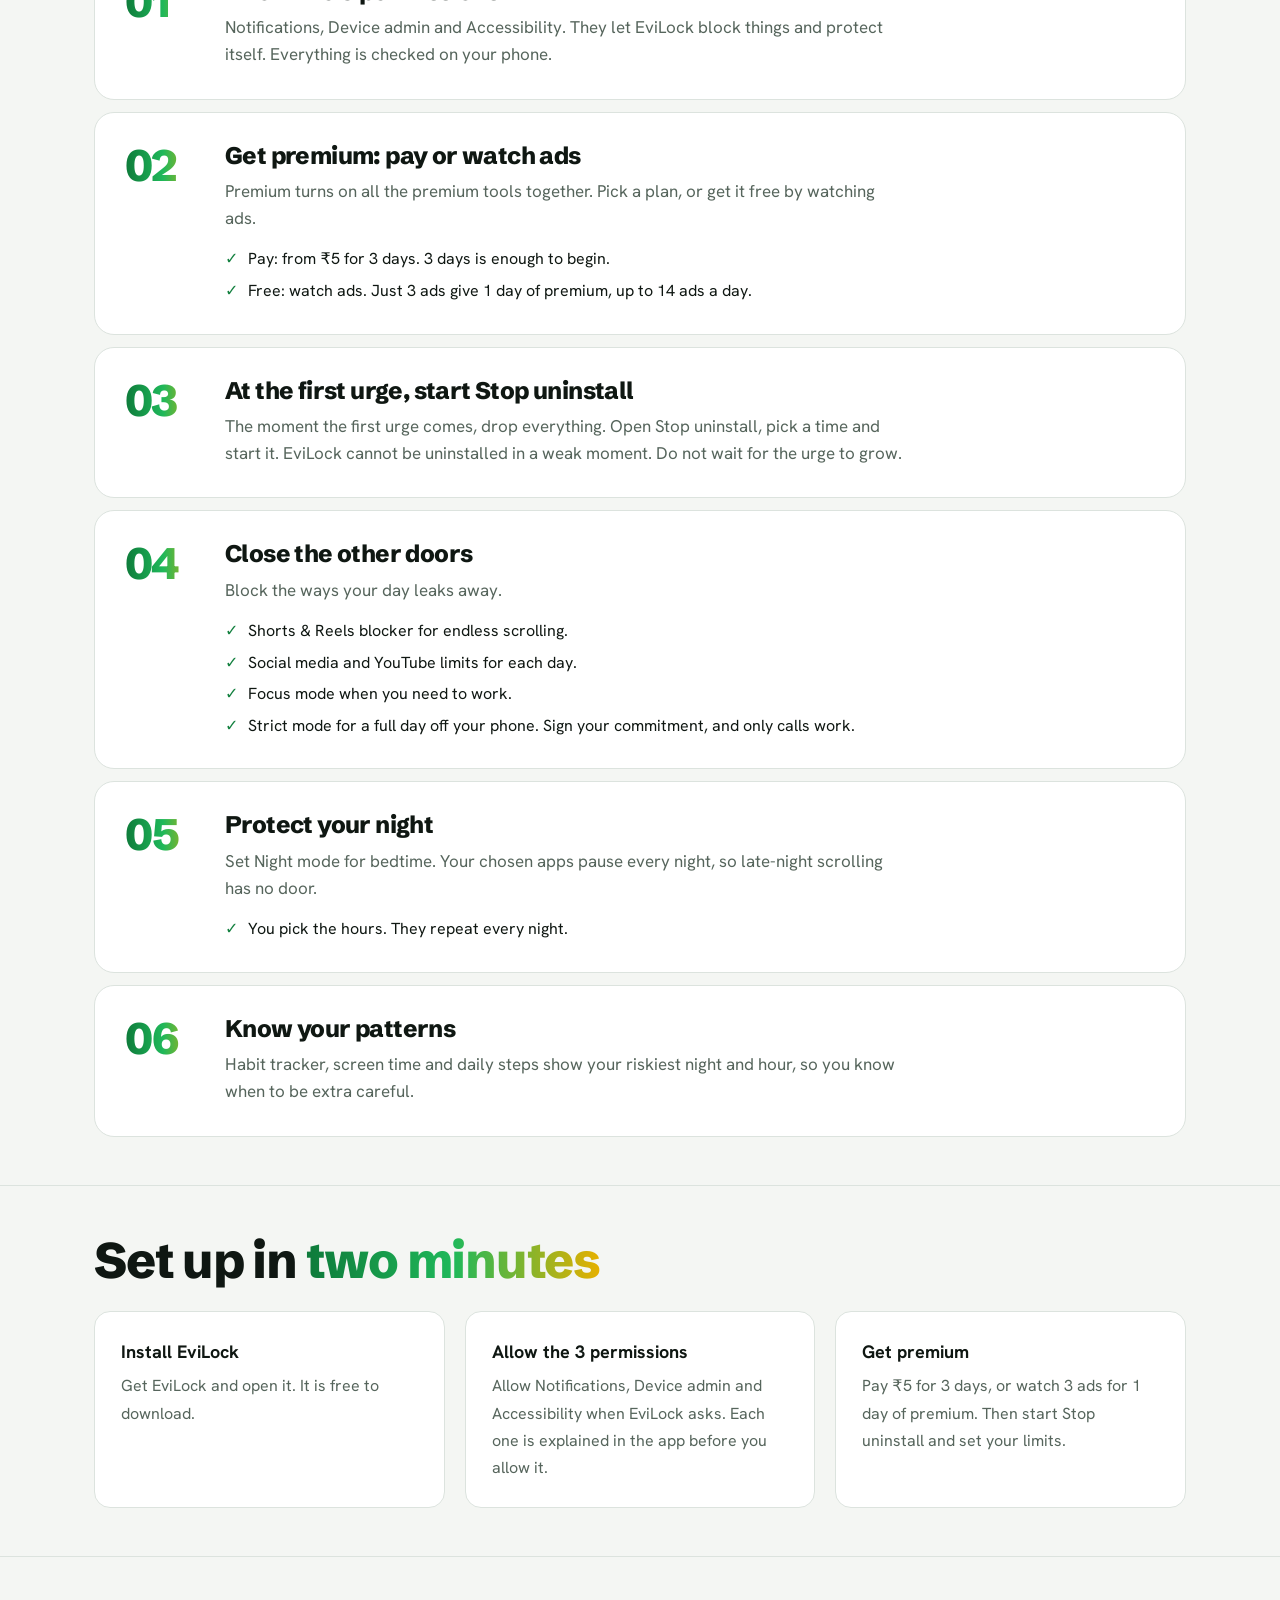
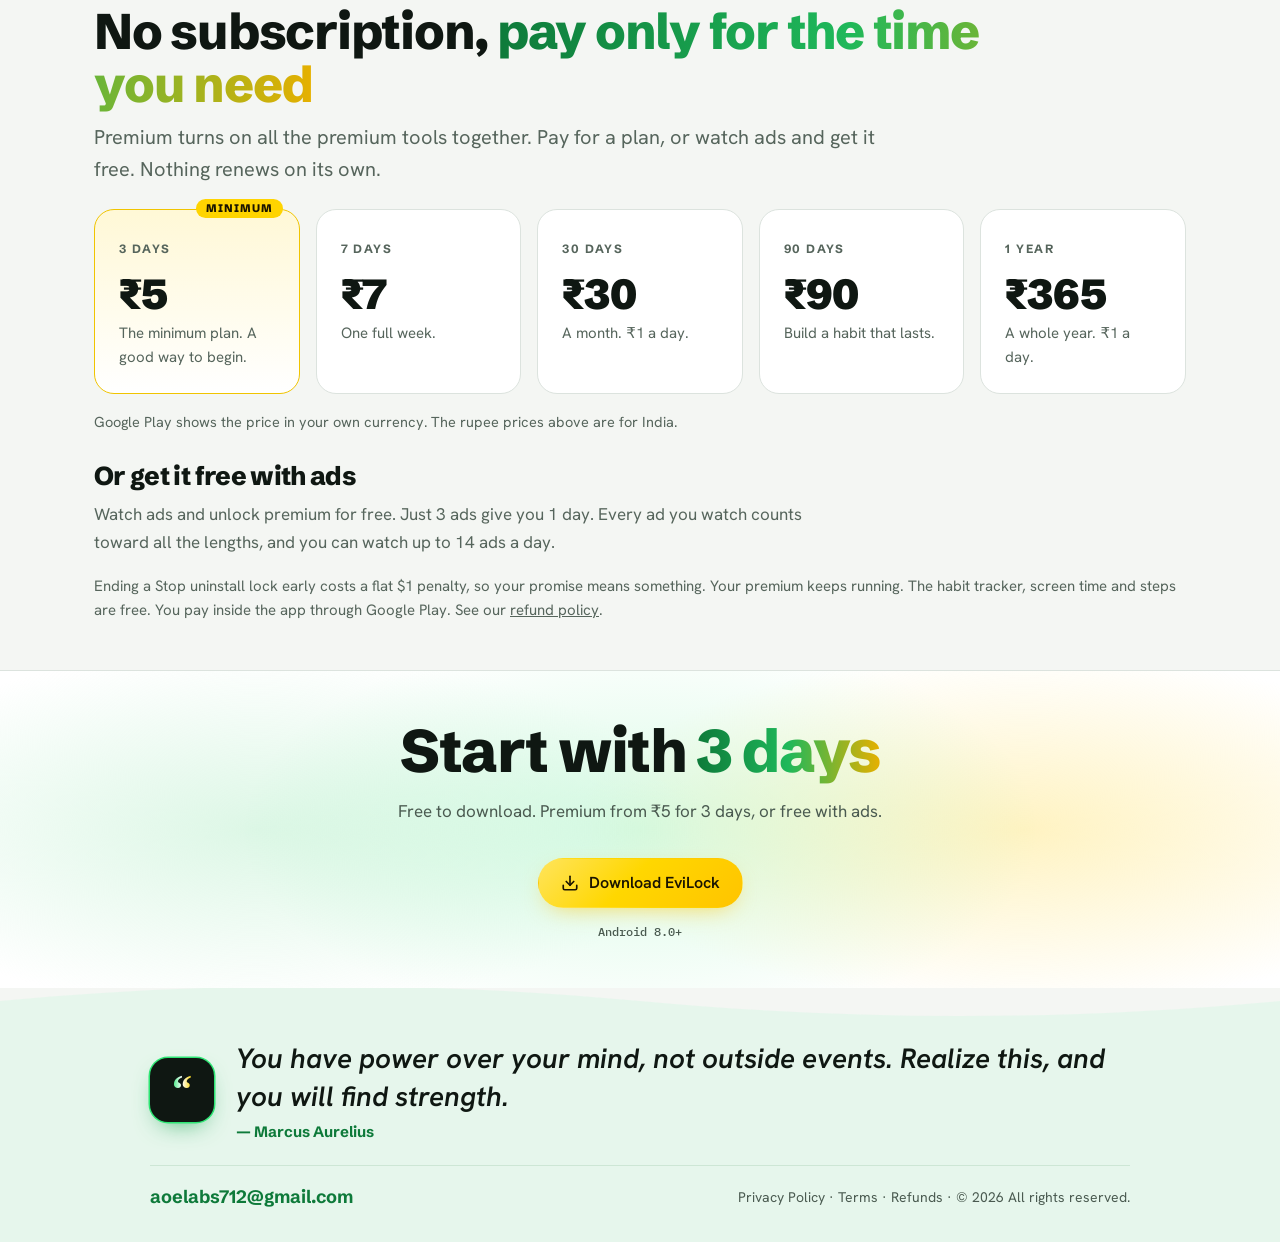
<file: evilock.html>
<!doctype html>
<html lang="en">
<head>
<meta charset="utf-8">
<meta name="viewport" content="width=device-width, initial-scale=1, viewport-fit=cover">
<title>EviLock: your phone, on your terms</title>
<meta name="description" content="EviLock blocks adult content, limits social media and YouTube, pauses apps at night and keeps itself installed in a weak moment. Free for Android.">
<meta property="og:title" content="EviLock by AoE Labs">
<meta property="og:description" content="Your phone, on your terms.">
<meta property="og:type" content="website">
<meta property="og:site_name" content="AoE Labs">
<meta property="og:url" content="https://aoe-labs.vercel.app/evilock.html">
<meta property="og:image" content="https://aoe-labs.vercel.app/og-image.png">
<meta property="og:image:width" content="1200">
<meta property="og:image:height" content="630">
<meta name="twitter:card" content="summary_large_image">
<link rel="canonical" href="https://aoe-labs.vercel.app/evilock.html">
<meta name="theme-color" content="#FFFFFF">
<meta name="color-scheme" content="light only">
<link rel="icon" type="image/png" href="favicon.png">
<link rel="apple-touch-icon" href="apple-touch-icon.png">
<link rel="preconnect" href="https://fonts.googleapis.com">
<link rel="preconnect" href="https://fonts.gstatic.com" crossorigin>
<link rel="stylesheet" href="https://fonts.googleapis.com/css2?family=Schibsted+Grotesk:wght@600;700;800;900&family=Hanken+Grotesk:wght@400;500;600;700&family=IBM+Plex+Mono:wght@500;600&display=swap">
<link rel="stylesheet" href="style.css">
<script>document.documentElement.classList.add("js")</script>
</head>
<body class="evi-page">

<header class="nav">
  <div class="wrap">
    <a class="brand" href="index.html" aria-label="AoE Labs home">
      <svg class="zmark" viewBox="0 0 100 100" role="img" aria-label="AoE Labs"><defs><linearGradient id="zg" gradientUnits="userSpaceOnUse" x1="0" y1="0" x2="100" y2="0" spreadMethod="repeat"><stop offset="0" stop-color="#39FF6A"/><stop offset=".38" stop-color="#5CFF84"/><stop offset=".5" stop-color="#F0FFF4"/><stop offset=".62" stop-color="#5CFF84"/><stop offset="1" stop-color="#39FF6A"/><animateTransform attributeName="gradientTransform" type="translate" from="-100 0" to="100 0" dur="3.2s" repeatCount="indefinite"/></linearGradient><filter id="zglow" x="-40%" y="-40%" width="180%" height="180%"><feGaussianBlur stdDeviation="3" result="b"/><feMerge><feMergeNode in="b"/><feMergeNode in="SourceGraphic"/></feMerge></filter></defs><circle cx="50" cy="50" r="50" fill="#050A06"/><g fill="url(#zg)" filter="url(#zglow)"><path class="zstar" d="M50.00 15.00 L55.68 30.18 L71.87 30.89 L59.19 40.99 L63.52 56.61 L50.00 47.66 L36.48 56.61 L40.81 40.99 L28.13 30.89 L44.32 30.18 Z"/><text x="50" y="80" text-anchor="middle" font-family="Schibsted Grotesk, Arial Black, sans-serif" font-weight="800" font-size="11.5" letter-spacing="-.1">AoE Labs</text></g></svg><span class="brand-name">AoE Labs</span></a>
    <div class="nav-mid tick" aria-hidden="true"><div class="tr"><span>Adult content shield ✦ Social media limits ✦ Night mode ✦ Screen time ✦ Runs on your phone ✦ </span><span>Adult content shield ✦ Social media limits ✦ Night mode ✦ Screen time ✦ Runs on your phone ✦ </span></div></div>
    <nav class="nav-links" id="menu" aria-label="EviLock">
      <a href="index.html">Home</a>
      <a href="#use" data-spy>How to use</a>
      <a href="#setup" data-spy>Setup</a>
      <a href="#charges" data-spy>Charges</a>
      <a href="#download" data-spy>Download</a>
      <a href="/evilock/privacy">Privacy Policy</a>
    </nav>
    <a class="btn btn-glint" href="downloads/EviLock.apk" download="EviLock.apk"><svg viewBox="0 0 24 24" fill="none" stroke="currentColor" stroke-width="2.2" stroke-linecap="round" stroke-linejoin="round" aria-hidden="true"><path d="M21 15v4a2 2 0 0 1-2 2H5a2 2 0 0 1-2-2v-4"/><path d="M7 10l5 5 5-5"/><path d="M12 15V3"/></svg><span class="lbl-long">Download EviLock</span><span class="lbl-short">Download</span></a>
    <button class="menu-btn" type="button" aria-controls="menu" aria-expanded="false" aria-label="Open menu"><svg viewBox="0 0 24 24" fill="none" stroke="currentColor" stroke-width="2" stroke-linecap="round"><path d="M4 7h16M4 12h16M4 17h16"/></svg></button>
  </div>
</header>

<main>
  <!-- HERO -->
  <section class="evi-hero">
    <div class="wrap">
      <div class="evi-copy">
        <span class="evi-pill"><i></i>EviLock for Android</span>
        <h1>Your phone, <span class="shine">on your terms</span></h1>
        <p class="evi-sub">Block adult content, set daily limits for distracting apps and switch off at night. Everything runs on your device.</p>
        <div class="actions">
          <a class="btn btn-gold" href="downloads/EviLock.apk" download="EviLock.apk">
            <svg viewBox="0 0 24 24" fill="none" stroke="currentColor" stroke-width="2.2" stroke-linecap="round" stroke-linejoin="round" aria-hidden="true"><path d="M21 15v4a2 2 0 0 1-2 2H5a2 2 0 0 1-2-2v-4"/><path d="M7 10l5 5 5-5"/><path d="M12 15V3"/></svg>
            Download EviLock</a>
          <a class="btn btn-line" href="#use">How it works</a>
        </div>
      </div>

      <div class="evi-stage">
        <div class="phone" role="img" aria-label="EviLock Uninstall restricted screen in dark mode"><img class="shot" src="images/uninstall-dark.jpg" alt="" width="540" height="960"></div>
        <div class="fcard s1" aria-hidden="true"><span class="ic" style="background:#E6F8EC"><svg viewBox="0 0 24 24" fill="none" stroke="#13A24B" stroke-width="2" stroke-linecap="round" stroke-linejoin="round"><path d="M12 3l8 3v6c0 4.5-3.4 8.3-8 9-4.6-.7-8-4.5-8-9V6z"/><path d="M9 12l2 2 4-4"/></svg></span><div><b>Adult content blocking</b><span>Online and offline</span></div></div>
        <div class="fcard s2" aria-hidden="true"><span class="ic" style="background:#FFF6CC"><svg viewBox="0 0 24 24" fill="none" stroke="#C99700" stroke-width="2" stroke-linecap="round" stroke-linejoin="round"><rect x="3" y="4" width="18" height="16" rx="3"/><path d="M8 10h8M8 14h5"/></svg></span><div><b>Social media &amp; games limit</b><span>One daily time budget</span></div></div>
        <div class="fcard s3" aria-hidden="true"><span class="ic" style="background:#FFF6CC"><svg viewBox="0 0 24 24" fill="none" stroke="#C99700" stroke-width="2" stroke-linecap="round" stroke-linejoin="round"><rect x="2" y="5" width="20" height="14" rx="4"/><path d="M10 9l5 3-5 3z"/></svg></span><div><b>YouTube limit</b><span>30 min to 2 hours a day</span></div></div>
        <div class="fcard s4" aria-hidden="true"><span class="ic" style="background:#E6F8EC"><svg viewBox="0 0 24 24" fill="none" stroke="#13A24B" stroke-width="2" stroke-linecap="round" stroke-linejoin="round"><path d="M4 20V10"/><path d="M10 20V4"/><path d="M16 20v-7"/><path d="M22 20H2"/></svg></span><div><b>Screen time report</b><span>Hour by hour, app by app</span></div></div>
        <div class="fcard s1 alt" aria-hidden="true"><span class="ic" style="background:#E6F8EC"><svg viewBox="0 0 24 24" fill="none" stroke="#13A24B" stroke-width="2" stroke-linecap="round" stroke-linejoin="round"><circle cx="13" cy="4" r="2"/><path d="M11 21l2-6 3 3v3"/><path d="M8 12l3-4 4 2 3 1"/><path d="M11 8l-1 5"/></svg></span><div><b>Step counter</b><span>Daily steps and calories</span></div></div>
        <div class="fcard s2 alt" aria-hidden="true"><span class="ic" style="background:#E6F8EC"><svg viewBox="0 0 24 24" fill="none" stroke="#13A24B" stroke-width="2" stroke-linecap="round" stroke-linejoin="round"><path d="M20 14.5A8 8 0 1 1 9.5 4a6.5 6.5 0 0 0 10.5 10.5z"/></svg></span><div><b>Night-time app blocking</b><span>Distraction-free sleep</span></div></div>
        <div class="fcard s3 alt" aria-hidden="true"><span class="ic" style="background:#E6F8EC"><svg viewBox="0 0 24 24" fill="none" stroke="#13A24B" stroke-width="2" stroke-linecap="round" stroke-linejoin="round"><rect x="4" y="11" width="16" height="10" rx="2"/><path d="M8 11V7a4 4 0 0 1 8 0v4"/></svg></span><div><b>Uninstall protection</b><span>Locked until your timer ends</span></div></div>
        <div class="fcard s4 alt" aria-hidden="true"><span class="ic" style="background:#FFF6CC"><svg viewBox="0 0 24 24" fill="none" stroke="#C99700" stroke-width="2" stroke-linecap="round" stroke-linejoin="round"><rect x="7" y="2.5" width="10" height="19" rx="2.5"/><path d="M11 18.5h2"/></svg></span><div><b>Runs on your phone</b><span>Detection on your device</span></div></div>
      </div>
    </div>
  </section>

  <!-- HARD TO CHEAT -->
  <section>
    <div class="wrap">
      <div class="kp">
        <span class="kp-eye">Why it holds</span>
        <h2 class="kp-title">Hard to cheat. <span class="ab-shim">By design.</span></h2>
        <p class="kp-sub">Each lock is built so one weak moment cannot undo it.</p>
        <div class="kp-grid">
          <div class="kp-card"><div class="kp-ic" aria-hidden="true"><svg viewBox="0 0 24 24"><rect x="4" y="11" width="16" height="10" rx="2"/><path d="M8 11V7a4 4 0 0 1 8 0v4"/></svg></div><h4>Cannot be uninstalled</h4><p>Once a lock is running, EviLock cannot be uninstalled until the time is up. Even from the phone Settings.</p></div>
          <div class="kp-card"><div class="kp-ic" aria-hidden="true"><svg viewBox="0 0 24 24"><circle cx="12" cy="13" r="8"/><path d="M12 9v4l2.5 2M9 2.5h6"/></svg></div><h4>Clock-proof</h4><p>Changing the phone date or time does not shorten a lock. The timer cannot be tricked.</p></div>
          <div class="kp-card"><div class="kp-ic" aria-hidden="true"><svg viewBox="0 0 24 24"><path d="M12 3l8 3v6c0 4.5-3.4 8.3-8 9-4.6-.7-8-4.5-8-9V6z"/><path d="M9 12l2 2 4-4"/></svg></div><h4>Blocks adult content everywhere</h4><p>Every browser, incognito tabs and floating (PiP) windows. Online and offline.</p></div>
          <div class="kp-card"><div class="kp-ic" aria-hidden="true"><svg viewBox="0 0 24 24"><circle cx="12" cy="12" r="9"/><path d="M9 8h6M9 11h6M9.5 8c3.5 0 3.5 5.5-.5 5.5L14 17"/></svg></div><h4>Breaking a lock has a price</h4><p>Ending a lock early costs a $1 penalty. A weak moment has to pay for itself.</p></div>
          <div class="kp-card"><div class="kp-ic" aria-hidden="true"><svg viewBox="0 0 24 24"><path d="M4 20l4-1 11-11-3-3L5 16z"/><path d="M14 6l3 3"/></svg></div><h4>Strict mode: sign and commit</h4><p>Write your commitment, set the hours and sign it. Until it ends, only calls work.</p></div>
          <div class="kp-card"><div class="kp-ic" aria-hidden="true"><svg viewBox="0 0 24 24"><path d="M20 14.5A8 8 0 1 1 9.5 4a6.5 6.5 0 0 0 10.5 10.5z"/></svg></div><h4>Night mode and app locks</h4><p>Chosen apps pause every night, and daily limits lock them when time is up.</p></div>
        </div>
      </div>
    </div>
  </section>

  <!-- HOW TO USE -->
  <section class="bordered" id="use">
    <div class="wrap">
      <div class="sec-head">
        <h2>Use it <span class="shimmer on-light">in this order</span></h2>
        <p class="lead">Each step makes the next one harder to undo.</p>
      </div>
      <ol class="steps">
        <li class="step">
          <span class="num shimmer on-light">01</span>
          <div>
            <h3>Allow the 3 permissions</h3>
            <p>Notifications, Device admin and Accessibility. They let EviLock block things and protect itself. Everything is checked on your phone.</p>
          </div>
        </li>
        <li class="step">
          <span class="num shimmer on-light">02</span>
          <div>
            <h3>Get premium: pay or watch ads</h3>
            <p>Premium turns on all the premium tools together. Pick a plan, or get it free by watching ads.</p>
            <ul>
              <li>Pay: from ₹5 for 3 days. 3 days is enough to begin.</li>
              <li>Free: watch ads. Just 3 ads give 1 day of premium, up to 14 ads a day.</li>
            </ul>
          </div>
        </li>
        <li class="step">
          <span class="num shimmer on-light">03</span>
          <div>
            <h3>At the first urge, start Stop uninstall</h3>
            <p>The moment the first urge comes, drop everything. Open Stop uninstall, pick a time and start it. EviLock cannot be uninstalled in a weak moment. Do not wait for the urge to grow.</p>
          </div>
        </li>
        <li class="step">
          <span class="num shimmer on-light">04</span>
          <div>
            <h3>Close the other doors</h3>
            <p>Block the ways your day leaks away.</p>
            <ul>
              <li>Shorts &amp; Reels blocker for endless scrolling.</li>
              <li>Social media and YouTube limits for each day.</li>
              <li>Focus mode when you need to work.</li>
              <li>Strict mode for a full day off your phone. Sign your commitment, and only calls work.</li>
            </ul>
          </div>
        </li>
        <li class="step">
          <span class="num shimmer on-light">05</span>
          <div>
            <h3>Protect your night</h3>
            <p>Set Night mode for bedtime. Your chosen apps pause every night, so late-night scrolling has no door.</p>
            <ul>
              <li>You pick the hours. They repeat every night.</li>
            </ul>
          </div>
        </li>
        <li class="step">
          <span class="num shimmer on-light">06</span>
          <div>
            <h3>Know your patterns</h3>
            <p>Habit tracker, screen time and daily steps show your riskiest night and hour, so you know when to be extra careful.</p>
          </div>
        </li>
      </ol>
    </div>
  </section>

  <!-- INSTALL -->
  <section class="bordered" id="setup">
    <div class="wrap">
      <div class="sec-head">
        <h2>Set up in <span class="shimmer on-light">two minutes</span></h2>
      </div>
      <ol class="install">
        <li><b>Install EviLock</b><span>Get EviLock and open it. It is free to download.</span></li>
        <li><b>Allow the 3 permissions</b><span>Allow Notifications, Device admin and Accessibility when EviLock asks. Each one is explained in the app before you allow it.</span></li>
        <li><b>Get premium</b><span>Pay ₹5 for 3 days, or watch 3 ads for 1 day of premium. Then start Stop uninstall and set your limits.</span></li>
      </ol>
    </div>
  </section>

  <!-- CHARGES -->
  <section class="bordered" id="charges">
    <div class="wrap">
      <div class="sec-head">
        <h2>No subscription, <span class="shimmer on-light">pay only for the time you need</span></h2>
        <p class="lead">Premium turns on all the premium tools together. Pay for a plan, or watch ads and get it free. Nothing renews on its own.</p>
      </div>
      <div class="pl-grid">
          <div class="pl-card min"><span class="pl-d">3 days</span><b class="pl-p">₹5</b><p>The minimum plan. A good way to begin.</p></div>
          <div class="pl-card"><span class="pl-d">7 days</span><b class="pl-p">₹7</b><p>One full week.</p></div>
          <div class="pl-card"><span class="pl-d">30 days</span><b class="pl-p">₹30</b><p>A month. ₹1 a day.</p></div>
          <div class="pl-card"><span class="pl-d">90 days</span><b class="pl-p">₹90</b><p>Build a habit that lasts.</p></div>
          <div class="pl-card"><span class="pl-d">1 year</span><b class="pl-p">₹365</b><p>A whole year. ₹1 a day.</p></div>
      </div>
      <p class="pl-note">Google Play shows the price in your own currency. The rupee prices above are for India.</p>

      <div class="pl-free">
        <div>
          <h3>Or get it free with ads</h3>
          <p>Watch ads and unlock premium for free. Just 3 ads give you 1 day. Every ad you watch counts toward all the lengths, and you can watch up to 14 ads a day.</p>
        </div>
      </div>

      <p class="pay-note">Ending a Stop uninstall lock early costs a flat $1 penalty, so your promise means something. Your premium keeps running. The habit tracker, screen time and steps are free. You pay inside the app through Google Play. See our <a href="policies.html#refunds">refund policy</a>.</p>
    </div>
  </section>


  <!-- DOWNLOAD -->
  <section class="cta evi-cta" id="download">
    <div class="wrap">
      <h2>Start with <span class="shine">3 days</span></h2>
      <p>Free to download. Premium from ₹5 for 3 days, or free with ads.</p>
      <a class="btn btn-gold" href="downloads/EviLock.apk" download="EviLock.apk">
        <svg viewBox="0 0 24 24" fill="none" stroke="currentColor" stroke-width="2.2" stroke-linecap="round" stroke-linejoin="round" aria-hidden="true"><path d="M21 15v4a2 2 0 0 1-2 2H5a2 2 0 0 1-2-2v-4"/><path d="M7 10l5 5 5-5"/><path d="M12 15V3"/></svg>
        Download EviLock</a>
      <small>Android 8.0+</small>
    </div>
  </section>
</main>

<footer class="wave-foot">
  <svg class="waves" viewBox="0 0 1440 40" preserveAspectRatio="none" aria-hidden="true"><path d="M0 0 H1440 V14 C1320 34 1200 34 1080 14 C960 -6 840 -6 720 14 C600 34 480 34 360 14 C240 -6 120 -6 0 14 Z M1440 0 H2880 V14 C2760 34 2640 34 2520 14 C2400 -6 2280 -6 2160 14 C2040 34 1920 34 1800 14 C1680 -6 1560 -6 1440 14 Z"/></svg>
  <div class="inner">
    <div class="qb" data-quotes>
      <span class="icon" aria-hidden="true"><span class="shine">“</span></span>
      <div><p class="q-text" aria-live="polite">You have power over your mind, not outside events. Realize this, and you will find strength.</p><p class="q-by">Marcus Aurelius</p></div>
    </div>
    <div class="qb-line">
      <a class="mail" href="mailto:aoelabs712@gmail.com">aoelabs712@gmail.com</a>
      <span class="copy"><a class="foot-link" href="/evilock/privacy">Privacy Policy</a> · <a class="foot-link" href="policies.html#terms">Terms</a> · <a class="foot-link" href="policies.html#refunds">Refunds</a> · © 2026 All rights reserved.</span>
    </div>
  </div>
</footer>

<script src="app.js"></script>
</body>
</html>
</file>
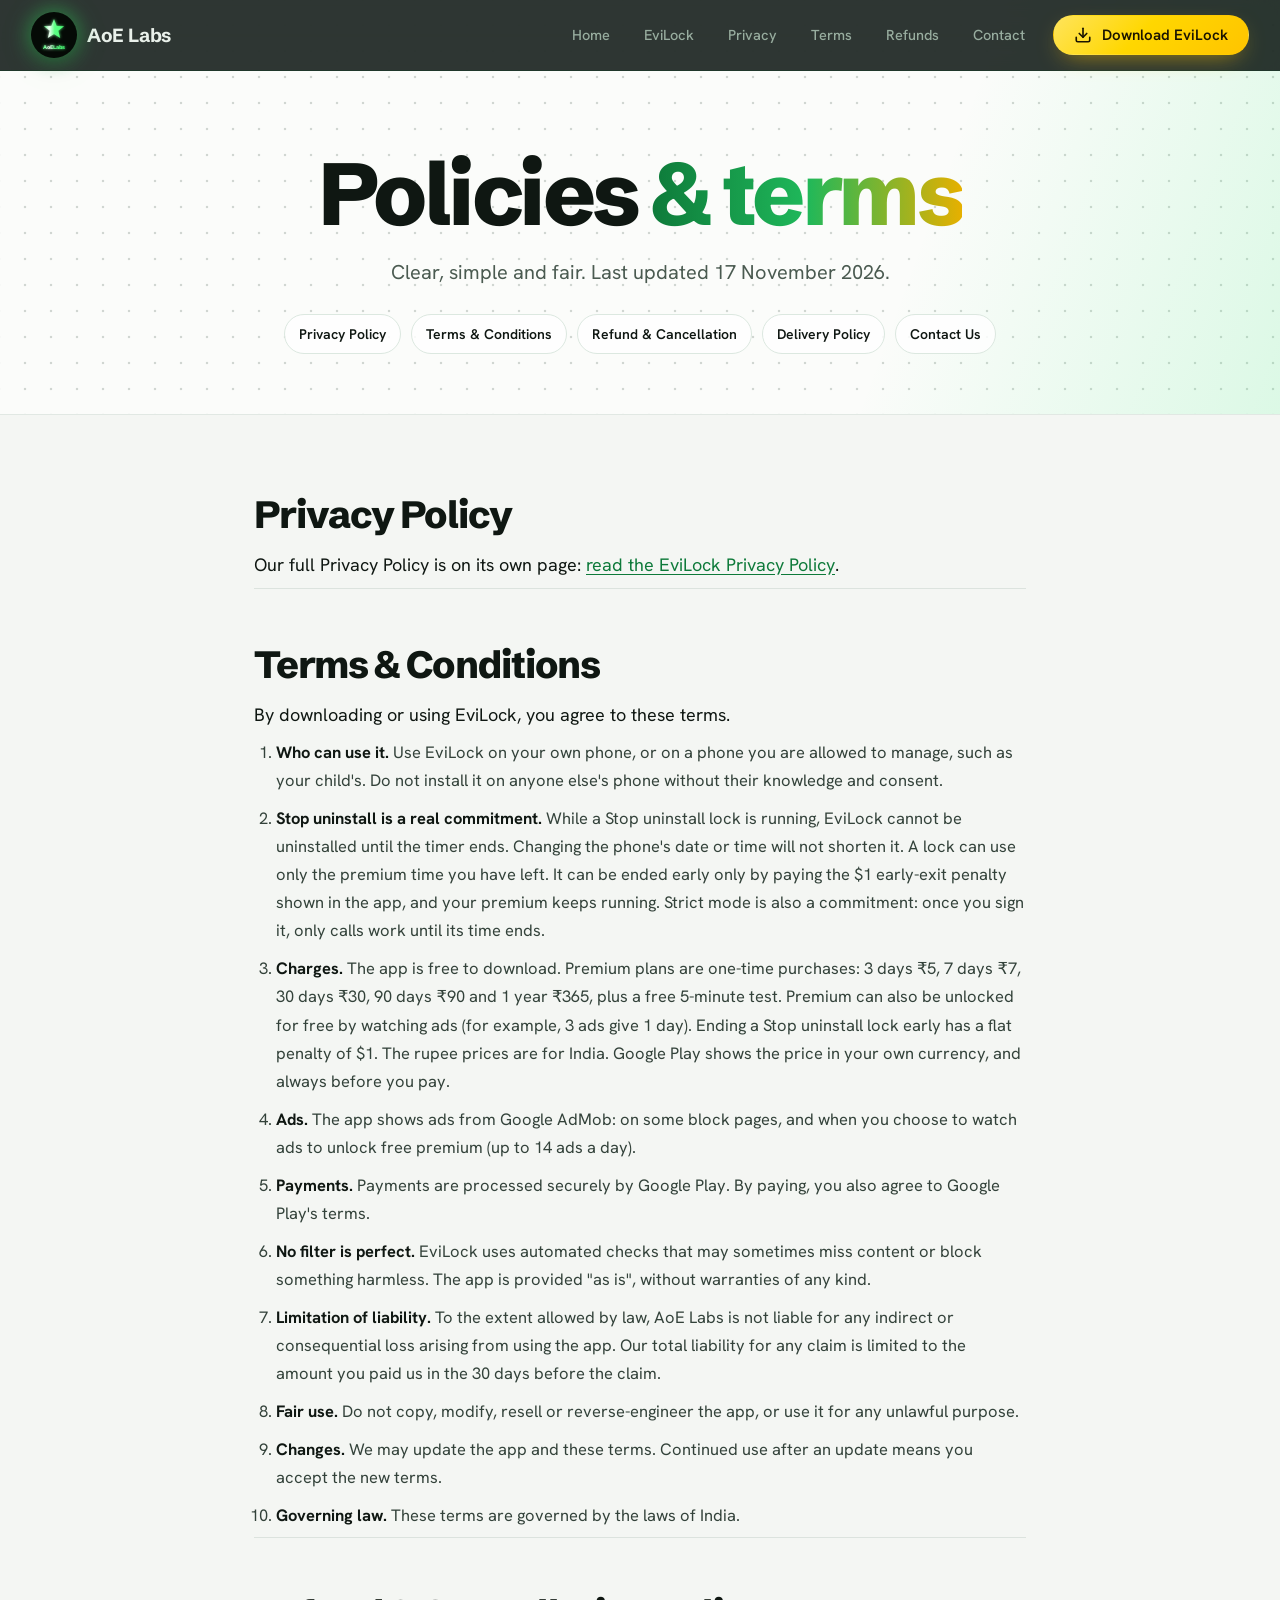
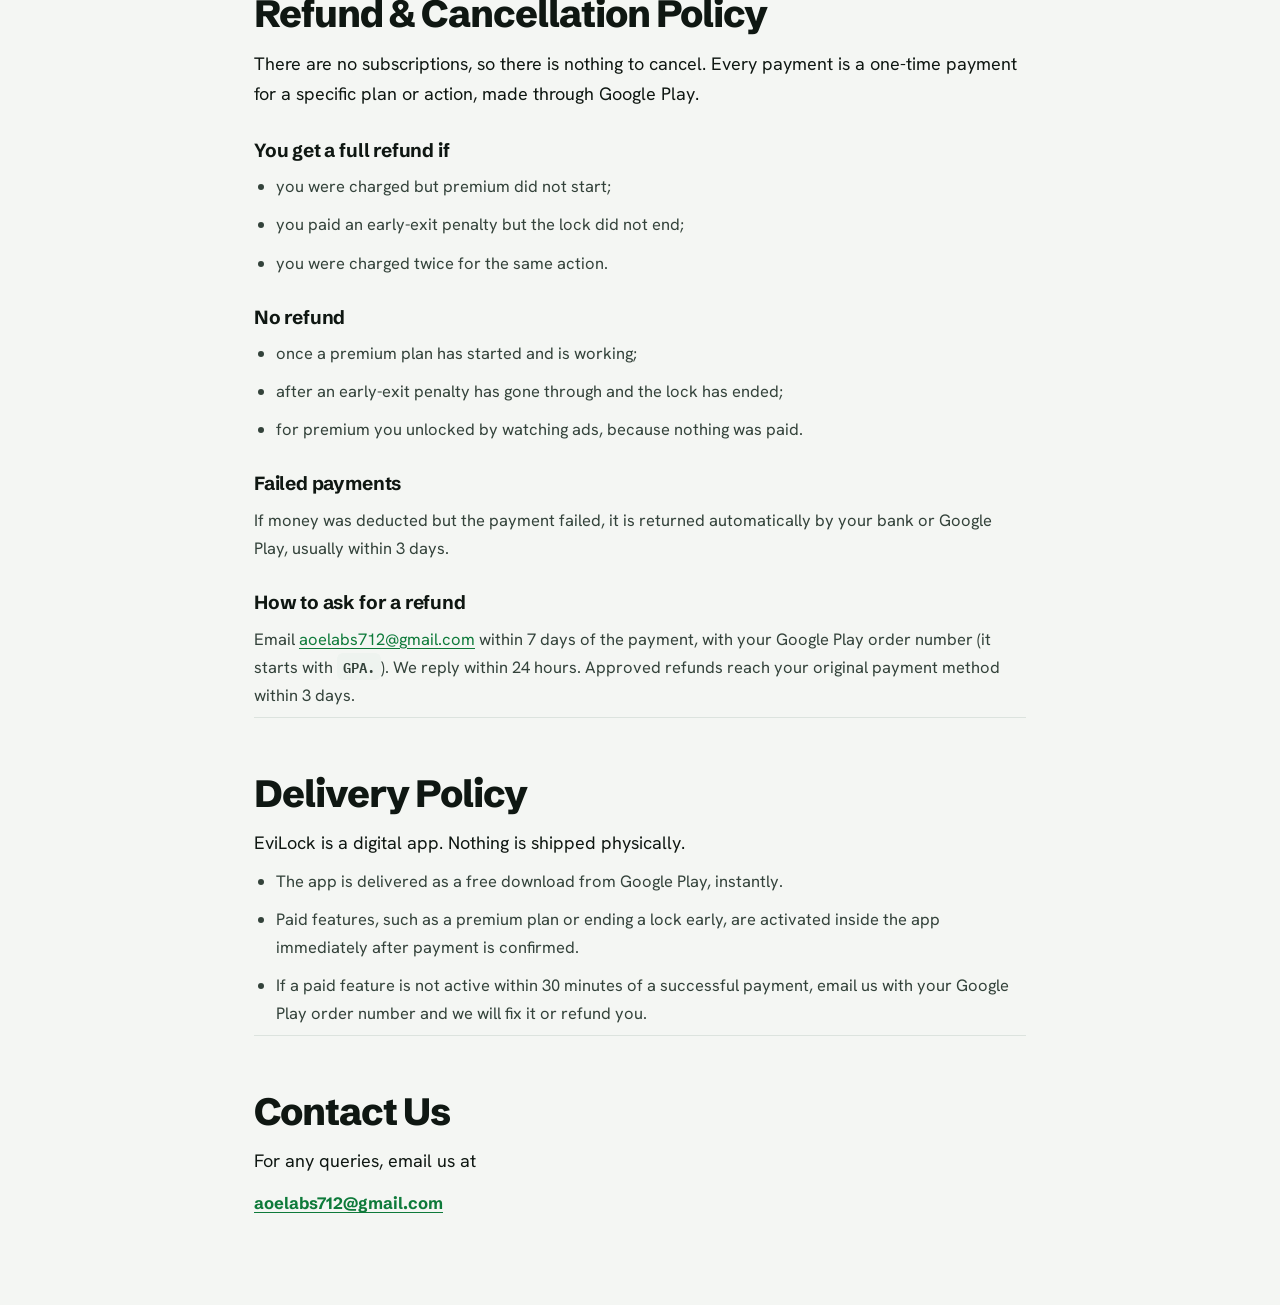
<file: policies.html>
<!doctype html>
<html lang="en">
<head>
<meta charset="utf-8">
<meta name="viewport" content="width=device-width, initial-scale=1, viewport-fit=cover">
<title>Policies · AoE Labs</title>
<meta name="description" content="Terms & Conditions, Refund & Cancellation, Delivery Policy and contact details for EviLock by AoE Labs.">
<meta property="og:type" content="website">
<meta property="og:site_name" content="AoE Labs">
<meta property="og:url" content="https://aoe-labs.vercel.app/policies.html">
<meta property="og:image" content="https://aoe-labs.vercel.app/og-image.png">
<meta property="og:image:width" content="1200">
<meta property="og:image:height" content="630">
<meta name="twitter:card" content="summary_large_image">
<link rel="canonical" href="https://aoe-labs.vercel.app/policies.html">
<meta name="theme-color" content="#FFFFFF">
<meta name="color-scheme" content="light only">
<link rel="icon" type="image/png" href="favicon.png">
<link rel="apple-touch-icon" href="apple-touch-icon.png">
<link rel="preconnect" href="https://fonts.googleapis.com">
<link rel="preconnect" href="https://fonts.gstatic.com" crossorigin>
<link rel="stylesheet" href="https://fonts.googleapis.com/css2?family=Schibsted+Grotesk:wght@600;700;800;900&family=Hanken+Grotesk:wght@400;500;600;700&family=IBM+Plex+Mono:wght@500;600&display=swap">
<link rel="stylesheet" href="style.css">
<script>document.documentElement.classList.add("js")</script>
</head>
<body>

<header class="nav">
  <div class="wrap">
    <a class="brand" href="index.html" aria-label="AoE Labs home">
      <svg class="zmark" viewBox="0 0 100 100" role="img" aria-label="AoE Labs"><defs><linearGradient id="zg" gradientUnits="userSpaceOnUse" x1="0" y1="0" x2="100" y2="0" spreadMethod="repeat"><stop offset="0" stop-color="#39FF6A"/><stop offset=".38" stop-color="#5CFF84"/><stop offset=".5" stop-color="#F0FFF4"/><stop offset=".62" stop-color="#5CFF84"/><stop offset="1" stop-color="#39FF6A"/><animateTransform attributeName="gradientTransform" type="translate" from="-100 0" to="100 0" dur="3.2s" repeatCount="indefinite"/></linearGradient><filter id="zglow" x="-40%" y="-40%" width="180%" height="180%"><feGaussianBlur stdDeviation="3" result="b"/><feMerge><feMergeNode in="b"/><feMergeNode in="SourceGraphic"/></feMerge></filter></defs><circle cx="50" cy="50" r="50" fill="#050A06"/><g fill="url(#zg)" filter="url(#zglow)"><path class="zstar" d="M50.00 15.00 L55.68 30.18 L71.87 30.89 L59.19 40.99 L63.52 56.61 L50.00 47.66 L36.48 56.61 L40.81 40.99 L28.13 30.89 L44.32 30.18 Z"/><text x="50" y="80" text-anchor="middle" font-family="Schibsted Grotesk, Arial Black, sans-serif" font-weight="800" font-size="11.5" letter-spacing="-.1">AoE Labs</text></g></svg><span class="brand-name">AoE Labs</span></a>
    <div class="nav-mid tick" aria-hidden="true"><div class="tr"><span>Own your technology ✦ Runs on your phone ✦ Privacy first ✦ No subscriptions ✦ </span><span>Own your technology ✦ Runs on your phone ✦ Privacy first ✦ No subscriptions ✦ </span></div></div>
    <nav class="nav-links" id="menu" aria-label="Policies">
      <a href="index.html">Home</a>
      <a href="evilock.html">EviLock</a>
      <a href="/evilock/privacy">Privacy</a>
      <a href="#terms" data-spy>Terms</a>
      <a href="#refunds" data-spy>Refunds</a>
      <a href="#contact" data-spy>Contact</a>
    </nav>
    <a class="btn btn-glint" href="downloads/EviLock.apk" download="EviLock.apk"><svg viewBox="0 0 24 24" fill="none" stroke="currentColor" stroke-width="2.2" stroke-linecap="round" stroke-linejoin="round" aria-hidden="true"><path d="M21 15v4a2 2 0 0 1-2 2H5a2 2 0 0 1-2-2v-4"/><path d="M7 10l5 5 5-5"/><path d="M12 15V3"/></svg><span class="lbl-long">Download EviLock</span><span class="lbl-short">Download</span></a>
    <button class="menu-btn" type="button" aria-controls="menu" aria-expanded="false" aria-label="Open menu"><svg viewBox="0 0 24 24" fill="none" stroke="currentColor" stroke-width="2" stroke-linecap="round"><path d="M4 7h16M4 12h16M4 17h16"/></svg></button>
  </div>
</header>

<main>
  <section class="apps-head legal-head">
    <div class="wrap">
      <h1>Policies <span class="shine">&amp; terms</span></h1>
      <p class="sub">Clear, simple and fair. Last updated 17 November 2026.</p>
      <nav class="chips legal-tabs" aria-label="Policies">
        <a class="chip" href="/evilock/privacy">Privacy Policy</a>
        <a class="chip" href="#terms">Terms &amp; Conditions</a>
        <a class="chip" href="#refunds">Refund &amp; Cancellation</a>
        <a class="chip" href="#delivery">Delivery Policy</a>
        <a class="chip" href="#contact">Contact Us</a>
      </nav>
    </div>
  </section>

  <div class="wrap legal">

    <section id="privacy">
      <h2>Privacy Policy</h2>
      <p class="lede">Our full Privacy Policy is on its own page: <a href="/evilock/privacy">read the EviLock Privacy Policy</a>.</p>
    </section>

    <section id="terms">
      <h2>Terms &amp; Conditions</h2>
      <p class="lede">By downloading or using EviLock, you agree to these terms.</p>
      <ol>
        <li><b>Who can use it.</b> Use EviLock on your own phone, or on a phone you are allowed to manage, such as your child's. Do not install it on anyone else's phone without their knowledge and consent.</li>
        <li><b>Stop uninstall is a real commitment.</b> While a Stop uninstall lock is running, EviLock cannot be uninstalled until the timer ends. Changing the phone's date or time will not shorten it. A lock can use only the premium time you have left. It can be ended early only by paying the $1 early-exit penalty shown in the app, and your premium keeps running. Strict mode is also a commitment: once you sign it, only calls work until its time ends.</li>
        <li><b>Charges.</b> The app is free to download. Premium plans are one-time purchases: 3 days ₹5, 7 days ₹7, 30 days ₹30, 90 days ₹90 and 1 year ₹365, plus a free 5-minute test. Premium can also be unlocked for free by watching ads (for example, 3 ads give 1 day). Ending a Stop uninstall lock early has a flat penalty of $1. The rupee prices are for India. Google Play shows the price in your own currency, and always before you pay.</li>
        <li><b>Ads.</b> The app shows ads from Google AdMob: on some block pages, and when you choose to watch ads to unlock free premium (up to 14 ads a day).</li>
        <li><b>Payments.</b> Payments are processed securely by Google Play. By paying, you also agree to Google Play's terms.</li>
        <li><b>No filter is perfect.</b> EviLock uses automated checks that may sometimes miss content or block something harmless. The app is provided "as is", without warranties of any kind.</li>
        <li><b>Limitation of liability.</b> To the extent allowed by law, AoE Labs is not liable for any indirect or consequential loss arising from using the app. Our total liability for any claim is limited to the amount you paid us in the 30 days before the claim.</li>
        <li><b>Fair use.</b> Do not copy, modify, resell or reverse-engineer the app, or use it for any unlawful purpose.</li>
        <li><b>Changes.</b> We may update the app and these terms. Continued use after an update means you accept the new terms.</li>
        <li><b>Governing law.</b> These terms are governed by the laws of India.</li>
      </ol>
    </section>

    <section id="refunds">
      <h2>Refund &amp; Cancellation Policy</h2>
      <p class="lede">There are no subscriptions, so there is nothing to cancel. Every payment is a one-time payment for a specific plan or action, made through Google Play.</p>
      <h3>You get a full refund if</h3>
      <ul>
        <li>you were charged but premium did not start;</li>
        <li>you paid an early-exit penalty but the lock did not end;</li>
        <li>you were charged twice for the same action.</li>
      </ul>
      <h3>No refund</h3>
      <ul>
        <li>once a premium plan has started and is working;</li>
        <li>after an early-exit penalty has gone through and the lock has ended;</li>
        <li>for premium you unlocked by watching ads, because nothing was paid.</li>
      </ul>
      <h3>Failed payments</h3>
      <p>If money was deducted but the payment failed, it is returned automatically by your bank or Google Play, usually within 3 days.</p>
      <h3>How to ask for a refund</h3>
      <p>Email <a href="mailto:aoelabs712@gmail.com">aoelabs712@gmail.com</a> within 7 days of the payment, with your Google Play order number (it starts with <code>GPA.</code>). We reply within 24 hours. Approved refunds reach your original payment method within 3 days.</p>
    </section>

    <section id="delivery">
      <h2>Delivery Policy</h2>
      <p class="lede">EviLock is a digital app. Nothing is shipped physically.</p>
      <ul>
        <li>The app is delivered as a free download from Google Play, instantly.</li>
        <li>Paid features, such as a premium plan or ending a lock early, are activated inside the app immediately after payment is confirmed.</li>
        <li>If a paid feature is not active within 30 minutes of a successful payment, email us with your Google Play order number and we will fix it or refund you.</li>
      </ul>
    </section>

    <section id="contact">
      <h2>Contact Us</h2>
      <p class="lede">For any queries, email us at</p>
      <p class="legal-mail"><a href="mailto:aoelabs712@gmail.com">aoelabs712@gmail.com</a></p>
    </section>

  </div>
</main>

<script src="app.js"></script>
</body>
</html>
</file>
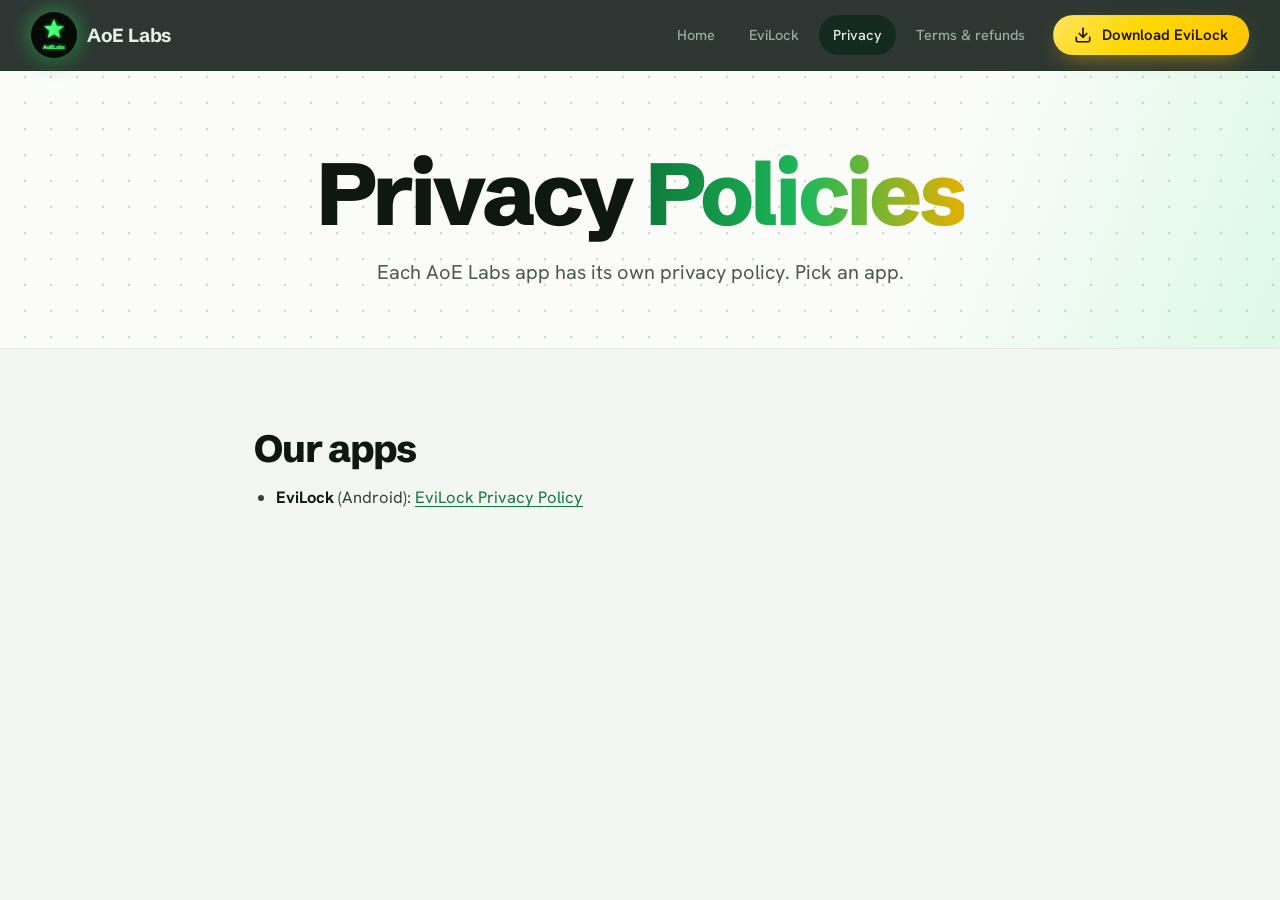
<file: privacy.html>
<!doctype html>
<html lang="en">
<head>
<meta charset="utf-8">
<meta name="viewport" content="width=device-width, initial-scale=1, viewport-fit=cover">
<title>Privacy Policies · AoE Labs</title>
<meta name="description" content="Privacy policies of all apps made by AoE Labs.">
<meta property="og:type" content="website">
<meta property="og:site_name" content="AoE Labs">
<meta property="og:url" content="https://aoe-labs.vercel.app/privacy">
<meta property="og:image" content="https://aoe-labs.vercel.app/og-image.png">
<meta name="twitter:card" content="summary_large_image">
<link rel="canonical" href="https://aoe-labs.vercel.app/privacy">
<meta name="theme-color" content="#FFFFFF">
<meta name="color-scheme" content="light only">
<link rel="icon" type="image/png" href="/favicon.png">
<link rel="apple-touch-icon" href="/apple-touch-icon.png">
<link rel="preconnect" href="https://fonts.googleapis.com">
<link rel="preconnect" href="https://fonts.gstatic.com" crossorigin>
<link rel="stylesheet" href="https://fonts.googleapis.com/css2?family=Schibsted+Grotesk:wght@600;700;800;900&family=Hanken+Grotesk:wght@400;500;600;700&family=IBM+Plex+Mono:wght@500;600&display=swap">
<link rel="stylesheet" href="/style.css">
<script>document.documentElement.classList.add("js")</script>
</head>
<body>

<header class="nav">
  <div class="wrap">
    <a class="brand" href="/" aria-label="AoE Labs home">
      <svg class="zmark" viewBox="0 0 100 100" role="img" aria-label="AoE Labs"><defs><linearGradient id="zg" gradientUnits="userSpaceOnUse" x1="0" y1="0" x2="100" y2="0" spreadMethod="repeat"><stop offset="0" stop-color="#39FF6A"/><stop offset=".38" stop-color="#5CFF84"/><stop offset=".5" stop-color="#F0FFF4"/><stop offset=".62" stop-color="#5CFF84"/><stop offset="1" stop-color="#39FF6A"/><animateTransform attributeName="gradientTransform" type="translate" from="-100 0" to="100 0" dur="3.2s" repeatCount="indefinite"/></linearGradient><filter id="zglow" x="-40%" y="-40%" width="180%" height="180%"><feGaussianBlur stdDeviation="3" result="b"/><feMerge><feMergeNode in="b"/><feMergeNode in="SourceGraphic"/></feMerge></filter></defs><circle cx="50" cy="50" r="50" fill="#050A06"/><g fill="url(#zg)" filter="url(#zglow)"><path class="zstar" d="M50.00 15.00 L55.68 30.18 L71.87 30.89 L59.19 40.99 L63.52 56.61 L50.00 47.66 L36.48 56.61 L40.81 40.99 L28.13 30.89 L44.32 30.18 Z"/><text x="50" y="80" text-anchor="middle" font-family="Schibsted Grotesk, Arial Black, sans-serif" font-weight="800" font-size="11.5" letter-spacing="-.1">AoE Labs</text></g></svg><span class="brand-name">AoE Labs</span></a>
    <div class="nav-mid tick" aria-hidden="true"><div class="tr"><span>Own your technology ✦ Runs on your phone ✦ Privacy first ✦ No subscriptions ✦ </span><span>Own your technology ✦ Runs on your phone ✦ Privacy first ✦ No subscriptions ✦ </span></div></div>
    <nav class="nav-links" id="menu" aria-label="Main">
      <a href="/">Home</a>
      <a href="/evilock">EviLock</a>
      <a href="/privacy" aria-current="page">Privacy</a>
      <a href="/policies.html">Terms &amp; refunds</a>
    </nav>
    <a class="btn btn-glint" href="/downloads/EviLock.apk" download="EviLock.apk"><svg viewBox="0 0 24 24" fill="none" stroke="currentColor" stroke-width="2.2" stroke-linecap="round" stroke-linejoin="round" aria-hidden="true"><path d="M21 15v4a2 2 0 0 1-2 2H5a2 2 0 0 1-2-2v-4"/><path d="M7 10l5 5 5-5"/><path d="M12 15V3"/></svg><span class="lbl-long">Download EviLock</span><span class="lbl-short">Download</span></a>
    <button class="menu-btn" type="button" aria-controls="menu" aria-expanded="false" aria-label="Open menu"><svg viewBox="0 0 24 24" fill="none" stroke="currentColor" stroke-width="2" stroke-linecap="round"><path d="M4 7h16M4 12h16M4 17h16"/></svg></button>
  </div>
</header>

<main>
  <section class="apps-head legal-head">
    <div class="wrap">
      <h1>Privacy <span class="shine">Policies</span></h1>
      <p class="sub">Each AoE Labs app has its own privacy policy. Pick an app.</p>
    </div>
  </section>

  <div class="wrap legal">
    <section id="apps">
      <h2>Our apps</h2>
      <ul>
        <li><b>EviLock</b> (Android): <a href="/evilock/privacy">EviLock Privacy Policy</a></li>
      </ul>
    </section>
  </div>
</main>

<script src="/app.js"></script>
</body>
</html>
</file>
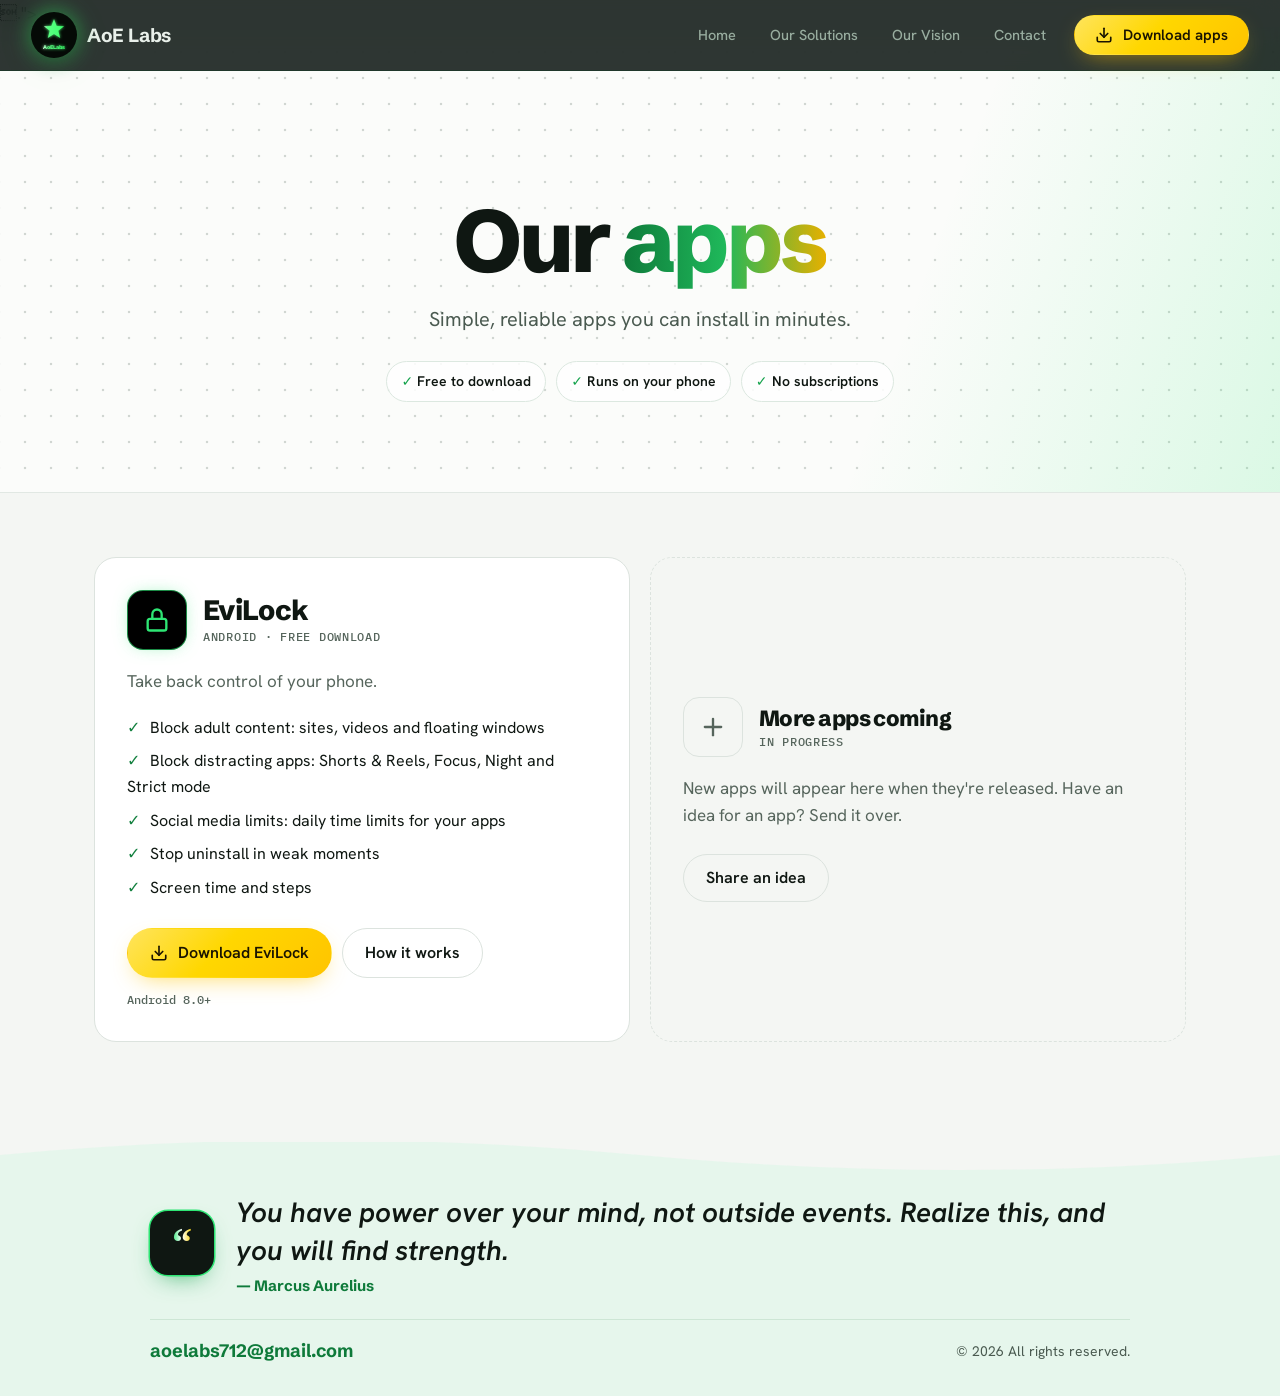
<file: products.html>
<!doctype html>
<html lang="en">
<head>
<meta charset="utf-8">
<meta name="viewport" content="width=device-width, initial-scale=1, viewport-fit=cover">
<title>Our apps · AoE Labs</title>
.">
<meta property="og:type" content="website">
<meta property="og:site_name" content="AoE Labs">
<meta property="og:url" content="https://aoe-labs.vercel.app/products.html">
<meta property="og:image" content="https://aoe-labs.vercel.app/og-image.png">
<meta property="og:image:width" content="1200">
<meta property="og:image:height" content="630">
<meta name="twitter:card" content="summary_large_image">
<link rel="canonical" href="https://aoe-labs.vercel.app/products.html">
<meta name="theme-color" content="#FFFFFF">
<meta name="color-scheme" content="light only">
<link rel="icon" type="image/png" href="favicon.png">
<link rel="apple-touch-icon" href="apple-touch-icon.png">
<link rel="preconnect" href="https://fonts.googleapis.com">
<link rel="preconnect" href="https://fonts.gstatic.com" crossorigin>
<link rel="stylesheet" href="https://fonts.googleapis.com/css2?family=Schibsted+Grotesk:wght@600;700;800;900&family=Hanken+Grotesk:wght@400;500;600;700&family=IBM+Plex+Mono:wght@500;600&display=swap">
<link rel="stylesheet" href="style.css">
<script>document.documentElement.classList.add("js")</script>
</head>
<body>

<header class="nav">
  <div class="wrap">
    <a class="brand" href="index.html" aria-label="AoE Labs home">
      <svg class="zmark" viewBox="0 0 100 100" role="img" aria-label="AoE Labs"><defs><linearGradient id="zg" gradientUnits="userSpaceOnUse" x1="0" y1="0" x2="100" y2="0" spreadMethod="repeat"><stop offset="0" stop-color="#39FF6A"/><stop offset=".38" stop-color="#5CFF84"/><stop offset=".5" stop-color="#F0FFF4"/><stop offset=".62" stop-color="#5CFF84"/><stop offset="1" stop-color="#39FF6A"/><animateTransform attributeName="gradientTransform" type="translate" from="-100 0" to="100 0" dur="3.2s" repeatCount="indefinite"/></linearGradient><filter id="zglow" x="-40%" y="-40%" width="180%" height="180%"><feGaussianBlur stdDeviation="3" result="b"/><feMerge><feMergeNode in="b"/><feMergeNode in="SourceGraphic"/></feMerge></filter></defs><circle cx="50" cy="50" r="50" fill="#050A06"/><g fill="url(#zg)" filter="url(#zglow)"><path class="zstar" d="M50.00 15.00 L55.68 30.18 L71.87 30.89 L59.19 40.99 L63.52 56.61 L50.00 47.66 L36.48 56.61 L40.81 40.99 L28.13 30.89 L44.32 30.18 Z"/><text x="50" y="80" text-anchor="middle" font-family="Schibsted Grotesk, Arial Black, sans-serif" font-weight="800" font-size="11.5" letter-spacing="-.1">AoE Labs</text></g></svg><span class="brand-name">AoE Labs</span></a>
    <div class="nav-mid tick" aria-hidden="true"><div class="tr"><span>Own your technology ✦ Runs on your phone ✦ Privacy first ✦ No subscriptions ✦ </span><span>Own your technology ✦ Runs on your phone ✦ Privacy first ✦ No subscriptions ✦ </span></div></div>
    <nav class="nav-links" id="menu" aria-label="Main">
      <a href="index.html">Home</a>
      <a href="index.html#solutions">Our Solutions</a>
      <a href="index.html#about">Our Vision</a>
      <a href="index.html#contact">Contact</a>
    </nav>
    <a class="btn btn-glint" href="products.html"><svg viewBox="0 0 24 24" fill="none" stroke="currentColor" stroke-width="2.2" stroke-linecap="round" stroke-linejoin="round" aria-hidden="true"><path d="M21 15v4a2 2 0 0 1-2 2H5a2 2 0 0 1-2-2v-4"/><path d="M7 10l5 5 5-5"/><path d="M12 15V3"/></svg><span class="lbl-long">Download apps</span><span class="lbl-short">Download</span></a>
    <button class="menu-btn" type="button" aria-controls="menu" aria-expanded="false" aria-label="Open menu"><svg viewBox="0 0 24 24" fill="none" stroke="currentColor" stroke-width="2" stroke-linecap="round"><path d="M4 7h16M4 12h16M4 17h16"/></svg></button>
  </div>
</header>

<main>
  <section class="apps-head">
    <div class="wrap">
      <h1>Our <span class="shine">apps</span></h1>
      <p class="sub">Simple, reliable apps you can install in minutes.</p>
      <div class="chips"><span class="chip"><b>✓</b> Free to download</span><span class="chip"><b>✓</b> Runs on your phone</span><span class="chip"><b>✓</b> No subscriptions</span></div>
    </div>
  </section>

  <section>
    <div class="wrap">
      <div class="products">
        <article class="product">
          <div class="p-head">
            <span class="app-icon" aria-hidden="true"><svg viewBox="0 0 24 24" fill="none" stroke="currentColor" stroke-width="2" stroke-linecap="round" stroke-linejoin="round"><rect x="4" y="11" width="16" height="10" rx="2"/><path d="M8 11V7a4 4 0 0 1 8 0v4"/></svg></span>
            <div><h3>EviLock</h3><span class="platform">Android · Free download</span></div>
          </div>
          <p>Take back control of your phone.</p>
          <ul>
            <li>Block adult content: sites, videos and floating windows</li>
            <li>Block distracting apps: Shorts &amp; Reels, Focus, Night and Strict mode</li>
            <li>Social media limits: daily time limits for your apps</li>
            <li>Stop uninstall in weak moments</li>
            <li>Screen time and steps</li>
          </ul>
          <div class="p-actions">
            <a class="btn btn-gold" href="downloads/EviLock.apk" download="EviLock.apk">
              <svg viewBox="0 0 24 24" fill="none" stroke="currentColor" stroke-width="2.2" stroke-linecap="round" stroke-linejoin="round" aria-hidden="true"><path d="M21 15v4a2 2 0 0 1-2 2H5a2 2 0 0 1-2-2v-4"/><path d="M7 10l5 5 5-5"/><path d="M12 15V3"/></svg>
              Download EviLock</a>
            <a class="btn btn-line" href="evilock.html">How it works</a>
          </div>
          <p class="p-meta">Android 8.0+</p>
        </article>

        <article class="product soon">
          <div class="p-head">
            <span class="app-icon" aria-hidden="true"><svg viewBox="0 0 24 24" fill="none" stroke="currentColor" stroke-width="2" stroke-linecap="round" stroke-linejoin="round"><path d="M12 5v14"/><path d="M5 12h14"/></svg></span>
            <div><h3>More apps coming</h3><span class="platform">In progress</span></div>
          </div>
          <p>New apps will appear here when they're released. Have an idea for an app? Send it over.</p>
          <div class="p-actions">
            <a class="btn btn-line" href="mailto:aoelabs712@gmail.com?subject=App%20idea%20for%20AoE%20Labs">Share an idea</a>
          </div>
        </article>
      </div>
    </div>
  </section>
</main>

<footer class="wave-foot">
  <svg class="waves" viewBox="0 0 1440 40" preserveAspectRatio="none" aria-hidden="true"><path d="M0 0 H1440 V14 C1320 34 1200 34 1080 14 C960 -6 840 -6 720 14 C600 34 480 34 360 14 C240 -6 120 -6 0 14 Z M1440 0 H2880 V14 C2760 34 2640 34 2520 14 C2400 -6 2280 -6 2160 14 C2040 34 1920 34 1800 14 C1680 -6 1560 -6 1440 14 Z"/></svg>
  <div class="inner">
    <div class="qb" data-quotes>
      <span class="icon" aria-hidden="true"><span class="shine">“</span></span>
      <div><p class="q-text" aria-live="polite">You have power over your mind, not outside events. Realize this, and you will find strength.</p><p class="q-by">Marcus Aurelius</p></div>
    </div>
    <div class="qb-line">
      <a class="mail" href="mailto:aoelabs712@gmail.com">aoelabs712@gmail.com</a>
      <span class="copy">© 2026 All rights reserved.</span>
    </div>
  </div>
</footer>

<script src="app.js"></script>
</body>
</html>
</file>
<file: style.css>
/* Zeta website
   Dark frame (nav, hero, footer) in the app's own black + shimmering green/gold/white,
   light body sections for easy reading. Colors are the app's EviLockColors. */
:root {
  --paper: #F4F6F3;
  --surface: #FFFFFF;
  --ink: #0F1712;
  --muted: #56655C;
  --line: #DCE3DE;
  --accent: #13803F;

  --night: #050807;
  --night-2: #0D1410;
  --night-line: #1D2A22;
  --night-ink: #E9EFEA;
  --night-muted: #93A399;

  --gold: #FFD700;
  --green: #2EE674;

  --f-display: "Schibsted Grotesk", system-ui, sans-serif;
  --f-body: "Hanken Grotesk", system-ui, sans-serif;
  --f-mono: "IBM Plex Mono", ui-monospace, monospace;
  --wrap: 1140px;
  --r: 16px;
  color-scheme: light only;
}


* { box-sizing: border-box; margin: 0; padding: 0; }
html { scroll-behavior: smooth; -webkit-text-size-adjust: 100%; }
body { background: var(--paper); color: var(--ink); font: 400 17px/1.6 var(--f-body); -webkit-font-smoothing: antialiased; }
img { display: block; max-width: 100%; }
a { color: inherit; }
:focus-visible { outline: 2px solid var(--gold); outline-offset: 3px; border-radius: 6px; }
.wrap { max-width: var(--wrap); margin: 0 auto; padding: 0 24px; }
@media (max-width: 600px) { .wrap { padding: 0 16px; } }

h1, h2, h3 { font-family: var(--f-display); letter-spacing: -0.025em; line-height: 1.06; }
h2 { font-size: clamp(32px, 4.4vw, 50px); font-weight: 800; }
.kicker { display: block; margin-bottom: 18px; font: 500 13px/1 var(--f-mono); letter-spacing: .1em; text-transform: uppercase; color: var(--accent); }
.lead { font-size: clamp(18px, 1.6vw, 20px); color: var(--muted); max-width: 34em; }

/* ---------- Shimmer text: port of the app's ShimmerText (3s linear sweep) ---------- */
.shimmer {
  background: linear-gradient(90deg, var(--green), #FFFFFF, var(--gold), #FFFFFF, var(--green));
  background-size: 200% 100%;
  -webkit-background-clip: text; background-clip: text;
  -webkit-text-fill-color: transparent; color: transparent;
  animation: shimmer 3s linear infinite;
}
.shimmer.gold { background-image: linear-gradient(90deg, #FFC400, #FFF6CC, #FFD700, #FFF6CC, #FFC400); }
/* On light sections the white stops would vanish, so use deeper green + bright gold only. */
.shimmer.on-light { background-image: linear-gradient(90deg, #0E7A3A, #1FB85A, #E6B000, #1FB85A, #0E7A3A); }

@keyframes shimmer { from { background-position: 200% 0; } to { background-position: 0 0; } }

/* ---------- Buttons ---------- */
.btn { display: inline-flex; align-items: center; gap: 10px; padding: 15px 22px; border-radius: 999px; border: 1.5px solid transparent; font: 600 16px/1 var(--f-body); text-decoration: none; transition: transform .15s ease, border-color .15s ease; }
.btn svg { width: 18px; height: 18px; }
.btn:hover { transform: translateY(-1px); }
.btn-gold { background: linear-gradient(135deg, #FFE45C, #FFD700 45%, #FFC400); color: #1A1400; box-shadow: 0 8px 24px -10px rgba(255, 196, 0, .7); }
.btn-dark { background: var(--ink); color: var(--paper); }
.btn-line { border-color: var(--line); color: var(--ink); }
.btn-line:hover { border-color: var(--ink); }
.dark .btn-line { border-color: #2C3B31; color: var(--night-ink); }
.dark .btn-line:hover { border-color: var(--green); }

/* ---------- Dark frame ---------- */
.dark { background: var(--night); color: var(--night-ink); }
.dark .lead { color: var(--night-muted); }
.dark .kicker { color: var(--green); }

.nav { position: sticky; top: 0; z-index: 20; background: rgba(5, 8, 7, .92); backdrop-filter: blur(10px); border-bottom: 1px solid var(--night-line); color: var(--night-ink); }
.nav .wrap { display: flex; align-items: center; justify-content: space-between; gap: 20px; height: 72px; }
.brand { display: flex; align-items: center; gap: 4px; text-decoration: none; font: 800 23px/1 var(--f-display); letter-spacing: -0.02em; }
.nav-links { display: flex; gap: 30px; }
.nav-links a { text-decoration: none; font-size: 15px; font-weight: 500; color: var(--night-muted); }
.nav-links a:hover, .nav-links a[aria-current="page"] { color: #fff; }
.nav .btn { padding: 11px 18px; font-size: 15px; }
.menu-btn { display: none; background: none; border: 1px solid #2C3B31; border-radius: 10px; width: 42px; height: 42px; color: #fff; cursor: pointer; }
.menu-btn svg { width: 20px; height: 20px; }
@media (max-width: 820px) {
  .nav .btn { display: none; }
  .menu-btn { display: grid; place-items: center; }
  .nav-links { display: none; position: absolute; top: 72px; left: 0; right: 0; flex-direction: column; gap: 0; background: var(--night); border-bottom: 1px solid var(--night-line); padding: 8px 16px 16px; }
  .nav-links.open { display: flex; }
  .nav-links a { padding: 14px 0; font-size: 17px; border-bottom: 1px solid var(--night-line); }
}

/* ---------- Orbiting Zeta logo: port of the app's OrbitingZetaLogo ---------- */
.zlogo { --z: 58px; position: relative; flex: none; width: var(--z); height: var(--z); display: grid; place-items: center; }
.zlogo .orbit { position: absolute; border-radius: 50%; }
.zlogo .orbit::before { content: ""; position: absolute; inset: 0; border-radius: 50%; }
.zlogo .og { inset: calc(var(--z) * .04); animation: z-spin 10s linear infinite; }
.zlogo .og::before {
  background: conic-gradient(#FFC400, #FFFFFF, #FFD700, #2EE674, #FFD700, #FFF6CC, #FFC400);
  -webkit-mask: radial-gradient(farthest-side, transparent calc(100% - 2px), #000 calc(100% - 1.5px)), repeating-conic-gradient(#000 0 7deg, transparent 7deg 12deg);
  -webkit-mask-composite: source-in;
  mask: radial-gradient(farthest-side, transparent calc(100% - 2px), #000 calc(100% - 1.5px)), repeating-conic-gradient(#000 0 7deg, transparent 7deg 12deg);
  mask-composite: intersect;
  filter: drop-shadow(0 0 3px rgba(255, 215, 0, .8));
}
.zlogo .on { inset: calc(var(--z) * .15); animation: z-spin 6.5s linear infinite reverse; }
.zlogo .on::before {
  background: conic-gradient(#0A3D1D, #2EE674, #FFFFFF, #2EE674, #FFD700, #2EE674, #0A3D1D);
  -webkit-mask: radial-gradient(farthest-side, transparent calc(100% - 1.5px), #000 calc(100% - 1px));
  mask: radial-gradient(farthest-side, transparent calc(100% - 1.5px), #000 calc(100% - 1px));
  filter: drop-shadow(0 0 3px rgba(46, 230, 116, .8));
}
.zlogo .orbit i { position: absolute; left: 50%; top: 0; border-radius: 50%; transform: translate(-50%, -50%); width: calc(var(--z) * .09); height: calc(var(--z) * .09); background: radial-gradient(circle at 35% 35%, #FFFDE7, #FFD700 50%, #FFC400); box-shadow: 0 0 calc(var(--z) * .12) #FFD700, 0 0 calc(var(--z) * .24) rgba(255, 215, 0, .55); }
.zlogo .orbit i.sm { top: 100%; width: calc(var(--z) * .055); height: calc(var(--z) * .055); }
.zlogo .on i { top: 100%; width: calc(var(--z) * .075); height: calc(var(--z) * .075); background: radial-gradient(circle at 35% 35%, #E6FFF0, #2EE674 50%, #13A24B); box-shadow: 0 0 calc(var(--z) * .12) #2EE674, 0 0 calc(var(--z) * .24) rgba(46, 230, 116, .5); }
.zlogo .tile { position: relative; z-index: 1; width: calc(var(--z) * .44); height: calc(var(--z) * .44); border-radius: calc(var(--z) * .12); background: #000; overflow: hidden; border: 1px solid var(--green); animation: z-glow 1.8s ease-in-out infinite alternate; }
.zlogo .tile img { width: 100%; height: 100%; transform: scale(1.45); }
@keyframes z-spin { to { transform: rotate(360deg); } }
@keyframes z-glow { from { border-color: rgba(46, 230, 116, .35); box-shadow: none; } to { border-color: rgba(46, 230, 116, .95); box-shadow: 0 0 calc(var(--z) * .16) rgba(46, 230, 116, .55); } }
.nav .zlogo { margin-left: -10px; }

/* ---------- Hero ---------- */
.hero { padding: 88px 0 100px; position: relative; overflow: hidden; }
.hero::before { content: ""; position: absolute; inset: -40% -10% auto auto; width: 720px; height: 720px; background: radial-gradient(closest-side, rgba(46, 230, 116, .10), transparent); pointer-events: none; }
.hero::after { content: ""; position: absolute; inset: auto auto -50% -10%; width: 640px; height: 640px; background: radial-gradient(closest-side, rgba(255, 215, 0, .07), transparent); pointer-events: none; }
.hero .wrap { position: relative; z-index: 1; display: grid; grid-template-columns: 1.3fr .7fr; gap: 64px; align-items: center; }
.hero h1 { font-size: clamp(42px, 6.2vw, 80px); font-weight: 800; margin-bottom: 24px; color: #fff; }
.hero .actions { display: flex; flex-wrap: wrap; gap: 12px; margin-top: 36px; }
.facts { display: flex; flex-wrap: wrap; gap: 8px 22px; margin-top: 28px; list-style: none; font: 500 13px/1.4 var(--f-mono); color: var(--night-muted); }
.facts li::before { content: "● "; color: var(--green); }
@media (max-width: 900px) {
  .hero { padding: 56px 0 72px; }
  .hero .wrap { grid-template-columns: 1fr; gap: 48px; }
}

/* Portrait (small) with name + degree underneath */
.person { justify-self: end; width: 250px; text-align: center; }
.person .frame { position: relative; padding: 4px; border-radius: 22px; background: conic-gradient(from var(--a, 0deg), #2EE674, #FFFFFF, #FFD700, #FFFFFF, #2EE674); animation: frame-spin 6s linear infinite; }
.person img { width: 100%; height: auto; aspect-ratio: 4 / 5; object-fit: cover; object-position: 50% 10%; border-radius: 18px; }
.person b { display: block; margin-top: 18px; font: 700 20px/1.2 var(--f-display); color: #fff; }
.person span { display: block; margin-top: 6px; font-size: 14px; color: var(--night-muted); }
@property --a { syntax: "<angle>"; inherits: false; initial-value: 0deg; }
@keyframes frame-spin { to { --a: 360deg; } }
@media (max-width: 900px) { .person { justify-self: start; width: 200px; text-align: left; } }

/* Phone mockup: mirrors the app's Iron Lock home */
.phone { justify-self: center; width: 290px; aspect-ratio: 9 / 19; border-radius: 44px; padding: 10px; background: #1A1E1B; box-shadow: 0 40px 80px -30px rgba(0,0,0,.8), 0 0 0 1.5px #313833, 0 0 60px -10px rgba(46,230,116,.18); position: relative; }
.phone::before { content: ""; position: absolute; top: 19px; left: 50%; width: 74px; height: 20px; margin-left: -37px; background: #000; border-radius: 12px; z-index: 2; }
.screen { height: 100%; border-radius: 35px; overflow: hidden; background: #000; color: #E7EDE8; padding: 54px 16px 18px; display: flex; flex-direction: column; gap: 11px; }
.s-top { display: flex; justify-content: space-between; align-items: center; font: 800 20px/1 var(--f-display); }
.s-top small { font: 600 10px/1 var(--f-mono); letter-spacing: .12em; color: #8FA396; }
.s-lock { margin: 6px auto 0; width: 80px; height: 80px; border-radius: 50%; display: grid; place-items: center; position: relative; }
.s-lock::before { content: ""; position: absolute; inset: 0; border-radius: 50%; border: 1.5px dashed rgba(46, 230, 116, .55); animation: z-spin 8s linear infinite; }
.s-lock::after { content: ""; position: absolute; inset: 10px; border-radius: 50%; border: 1px solid rgba(46, 230, 116, .4); }
.s-lock svg { width: 30px; height: 30px; color: var(--green); }
.s-title { text-align: center; font: 800 12px/1 var(--f-mono); letter-spacing: .18em; }
.s-card { background: #0B0F0C; border: 1px solid rgba(255, 215, 0, .22); border-radius: 14px; padding: 11px 13px; }
.s-count { display: grid; grid-template-columns: repeat(4, 1fr); text-align: center; }
.s-count div { font: 600 21px/1 var(--f-mono); color: var(--gold); }
.s-count small { display: block; margin-top: 6px; font: 500 9px/1 var(--f-mono); letter-spacing: .12em; color: #8FA396; }
.s-row { display: flex; justify-content: space-between; font-size: 12.5px; font-weight: 600; margin-bottom: 8px; }
.s-row small { font: 500 11px/1.3 var(--f-mono); color: #8FA396; }
.s-bar { height: 6px; border-radius: 3px; background: #1A221D; overflow: hidden; }
.s-bar i { display: block; height: 100%; border-radius: 3px; background: linear-gradient(90deg, #13A24B, var(--green)); }
.s-bar.warn i { background: linear-gradient(90deg, #FFC400, var(--gold)); }
.s-foot { margin-top: auto; text-align: center; font: 700 10px/1 var(--f-mono); letter-spacing: .16em; }

/* ---------- Sections ---------- */
section { padding: 100px 0; }
@media (max-width: 700px) { section { padding: 72px 0; } }
.sec-head { max-width: 700px; margin-bottom: 52px; }
.sec-head .lead { margin-top: 18px; }
.bordered { border-top: 1px solid var(--line); }

/* Offline strip */
.pillars { display: grid; grid-template-columns: repeat(3, 1fr); gap: 20px; }
.pillar { background: var(--surface); border: 1px solid var(--line); border-radius: var(--r); padding: 28px; }
.pillar svg { width: 28px; height: 28px; color: var(--accent); margin-bottom: 18px; }
.pillar h3 { font-size: 21px; font-weight: 700; margin-bottom: 8px; }
.pillar p { color: var(--muted); font-size: 16px; }
@media (max-width: 860px) { .pillars { grid-template-columns: 1fr; } }

/* 5 steps: a real sequence, so numbered */
.steps { list-style: none; display: grid; gap: 16px; }
.step { display: grid; grid-template-columns: 76px 1fr auto; gap: 24px; align-items: start; background: var(--surface); border: 1px solid var(--line); border-radius: 20px; padding: 30px; }
.step .num { font: 800 44px/1 var(--f-display); letter-spacing: -0.04em; }
.step h3 { font-size: 24px; font-weight: 800; margin-bottom: 10px; }
.step p { color: var(--muted); max-width: 40em; }
.step ul { list-style: none; margin-top: 14px; display: grid; gap: 6px; font-size: 16px; }
.step ul li::before { content: "✓"; color: var(--accent); font-weight: 700; margin-right: 10px; }
.tag { white-space: nowrap; font: 600 13px/1 var(--f-mono); padding: 9px 12px; border-radius: 999px; border: 1px solid var(--line); color: var(--muted); }
.tag.paid { border-color: #F2C200; background: rgba(255, 215, 0, .14); color: var(--ink); }
.tag.free { border-color: rgba(19, 128, 63, .4); color: var(--accent); }
@media (max-width: 700px) {
  .step { grid-template-columns: 1fr; gap: 12px; padding: 24px; }
  .step .num { font-size: 36px; }
  .step .tag { justify-self: start; }
}

/* Charges */
.charges { display: grid; grid-template-columns: 1.1fr .9fr; gap: 48px; align-items: start; }
.ladder { list-style: none; display: grid; gap: 6px; }
.rung { width: 100%; display: grid; grid-template-columns: 90px 1fr 70px; align-items: center; gap: 16px; padding: 11px 14px; border-radius: 12px; background: none; border: 1px solid transparent; color: var(--ink); font: 500 15px/1 var(--f-body); text-align: left; cursor: pointer; }
.rung:hover { background: var(--surface); border-color: var(--line); }
.rung .len { height: 10px; border-radius: 5px; background: var(--line); position: relative; overflow: hidden; }
.rung .len i { position: absolute; inset: 0 auto 0 0; border-radius: 5px; background: var(--accent); opacity: .4; }
.rung .fee { font: 600 15px/1 var(--f-mono); text-align: right; color: var(--muted); }
.rung[aria-pressed="true"] { background: rgba(255, 215, 0, .12); border-color: #F2C200; }
.rung[aria-pressed="true"] .len i { background: linear-gradient(90deg, #13A24B, #FFD700); opacity: 1; }
.rung[aria-pressed="true"] .fee { color: var(--ink); }
.bill { position: sticky; top: 100px; background: var(--night); color: var(--night-ink); border-radius: 20px; padding: 30px; border: 1px solid rgba(255, 215, 0, .3); }
.bill .b-label { font: 500 12px/1 var(--f-mono); letter-spacing: .1em; text-transform: uppercase; color: var(--night-muted); }
.bill .b-tier { font: 800 34px/1.1 var(--f-display); margin: 10px 0 22px; }
.bill .b-line { display: flex; justify-content: space-between; align-items: baseline; padding: 15px 0; border-top: 1px dashed #2A3A30; }
.bill dt { color: var(--night-muted); font-size: 15px; }
.bill dd { font: 600 28px/1 var(--f-mono); }
.bill .b-note { margin-top: 14px; font-size: 14px; color: var(--night-muted); }
.fee-table { margin-top: 40px; width: 100%; border-collapse: separate; border-spacing: 0; background: var(--surface); border: 1px solid var(--line); border-radius: var(--r); overflow: hidden; }
.fee-table th, .fee-table td { text-align: left; padding: 16px 20px; border-bottom: 1px solid var(--line); font-size: 16px; }
.fee-table th { font: 500 12px/1 var(--f-mono); letter-spacing: .08em; text-transform: uppercase; color: var(--muted); }
.fee-table td:last-child, .fee-table th:last-child { text-align: right; font-family: var(--f-mono); font-weight: 600; }
.fee-table tr:last-child td { border-bottom: 0; }
.pay-note { margin-top: 18px; font-size: 15px; color: var(--muted); }
@media (max-width: 900px) { .charges { grid-template-columns: 1fr; gap: 28px; } .bill { position: static; } }
@media (max-width: 480px) { .rung { grid-template-columns: 76px 1fr 56px; gap: 10px; padding: 10px; } .fee-table th, .fee-table td { padding: 14px; font-size: 15px; } }

/* Install */
.install { display: grid; grid-template-columns: repeat(3, 1fr); gap: 20px; list-style: none; counter-reset: i; }
.install li { counter-increment: i; background: var(--surface); border: 1px solid var(--line); border-radius: var(--r); padding: 26px; }
.install li::before { content: counter(i); display: grid; place-items: center; width: 34px; height: 34px; border-radius: 50%; margin-bottom: 16px; background: var(--ink); color: var(--paper); font: 700 15px/1 var(--f-mono); }
.install b { display: block; font-size: 18px; margin-bottom: 6px; }
.install span { color: var(--muted); font-size: 16px; }
.tip { margin-top: 20px; padding: 18px 22px; border-radius: var(--r); border: 1px dashed var(--line); color: var(--muted); font-size: 15px; }
.tip b { color: var(--ink); }
@media (max-width: 860px) { .install { grid-template-columns: 1fr; } }

/* CTA */
.cta { padding: 90px 0; text-align: center; position: relative; overflow: hidden; }
.cta::before { content: ""; position: absolute; left: 50%; top: 50%; width: 800px; height: 400px; transform: translate(-50%, -50%); background: radial-gradient(closest-side, rgba(46, 230, 116, .12), transparent); }
.cta .wrap { position: relative; }
.cta h2 { font-size: clamp(36px, 5vw, 60px); color: #fff; }
.cta p { color: var(--night-muted); margin: 16px auto 32px; max-width: 30em; }
.cta small { display: block; margin-top: 16px; font: 500 12px/1.4 var(--f-mono); color: var(--night-muted); }

/* Product cards */
.products { display: grid; grid-template-columns: repeat(2, 1fr); gap: 20px; }
.product { display: flex; flex-direction: column; background: var(--surface); border: 1px solid var(--line); border-radius: 22px; padding: 32px; }
.product .p-head { display: flex; align-items: center; gap: 16px; margin-bottom: 18px; }
.app-icon { width: 60px; height: 60px; border-radius: 16px; background: #000; display: grid; place-items: center; flex: none; border: 1px solid rgba(46, 230, 116, .6); box-shadow: 0 0 18px -6px rgba(46, 230, 116, .6); }
.app-icon svg { width: 28px; height: 28px; color: var(--green); }
.product h3 { font-size: 28px; font-weight: 800; }
.product .platform { display: block; margin-top: 6px; font: 500 12px/1 var(--f-mono); letter-spacing: .06em; text-transform: uppercase; color: var(--muted); }
.product > p { color: var(--muted); }
.product ul { list-style: none; margin: 20px 0 28px; display: grid; gap: 8px; font-size: 16px; }
.product ul li::before { content: "✓"; color: var(--accent); font-weight: 700; margin-right: 10px; }
.p-actions { margin-top: auto; display: flex; flex-wrap: wrap; gap: 10px; }
.p-meta { margin-top: 14px; font: 500 12px/1.4 var(--f-mono); color: var(--muted); }
.product.soon { background: transparent; border-style: dashed; justify-content: center; }
.product.soon .app-icon { background: transparent; border-color: var(--line); box-shadow: none; }
.product.soon .app-icon svg { color: var(--muted); }
.product.soon h3 { font-size: 22px; }
.product.soon .p-actions { margin-top: 24px; }
@media (max-width: 800px) { .products { grid-template-columns: 1fr; } .product { padding: 26px; } }

/* Story */
.story .wrap { display: grid; grid-template-columns: 300px 1fr; gap: 64px; }
.story .body { max-width: 640px; font-size: 19px; line-height: 1.7; }
.story .body p + p { margin-top: 20px; }
@media (max-width: 800px) { .story .wrap { grid-template-columns: 1fr; gap: 24px; } .story .body { font-size: 18px; } }

/* Contact */
.contact-box { display: grid; grid-template-columns: 1fr auto; gap: 32px; align-items: center; padding: 52px; border-radius: 24px; background: var(--surface); border: 1px solid var(--line); }
.contact-box p { color: var(--muted); margin-top: 12px; }
.mail { font: 600 clamp(18px, 2.2vw, 24px)/1.2 var(--f-mono); color: var(--accent); text-underline-offset: 6px; word-break: break-all; }
@media (max-width: 760px) { .contact-box { grid-template-columns: 1fr; padding: 30px 22px; } }

/* Page head (inner pages) */
.page-head { padding: 72px 0 64px; }
.page-head h1 { font-size: clamp(40px, 5.4vw, 66px); font-weight: 800; color: #fff; margin-bottom: 16px; }

/* ---------- Footer ---------- */
footer { padding: 56px 0 36px; border-top: 1px solid var(--night-line); font-size: 15px; color: var(--night-muted); }
footer .wrap { display: grid; grid-template-columns: 1.4fr 1fr 1fr; gap: 40px; }
footer .brand { color: #fff; margin-bottom: 12px; }
footer h4 { margin-bottom: 16px; font: 500 12px/1 var(--f-mono); letter-spacing: .1em; text-transform: uppercase; color: #fff; }
footer ul { list-style: none; display: grid; gap: 10px; }
footer a { text-decoration: none; }
footer a:hover { color: #fff; }
footer .copy { grid-column: 1 / -1; padding-top: 26px; border-top: 1px solid var(--night-line); font-size: 13px; }
@media (max-width: 700px) { footer .wrap { grid-template-columns: 1fr 1fr; } footer .about-col { grid-column: 1 / -1; } }

@media (prefers-reduced-motion: reduce) {
  *, *::before, *::after { animation: none !important; transition: none !important; scroll-behavior: auto !important; }
}

/* ---------- Our solutions (big type) ---------- */
.solution { display: grid; grid-template-columns: 1.25fr .75fr; gap: 56px; align-items: center; }
.solution .name { display: inline-block; font: 800 clamp(64px, 10vw, 132px)/.95 var(--f-display); letter-spacing: -0.045em; }
.solution .desc { margin: 22px 0 30px; max-width: 26em; font-size: clamp(20px, 2vw, 26px); line-height: 1.45; }
.feat-list { list-style: none; display: grid; gap: 14px; margin-bottom: 36px; font: 600 clamp(18px, 1.6vw, 21px)/1.3 var(--f-body); }
.feat-list li { display: flex; align-items: center; gap: 14px; }
.feat-list li::before { content: ""; flex: none; width: 26px; height: 26px; border-radius: 50%;
  background: radial-gradient(circle at 35% 35%, #E6FFF0, #2EE674 55%, #13A24B); box-shadow: 0 0 14px -2px rgba(46, 230, 116, .7); }
.feat-list li span { color: var(--muted); font-weight: 500; }
.more { margin-top: 64px; padding-top: 28px; border-top: 1px dashed var(--line); font-size: 18px; color: var(--muted); }
@media (max-width: 900px) { .solution { grid-template-columns: 1fr; gap: 48px; } }

/* ---------- Slim footer ---------- */
footer.slim { padding: 22px 0; }
footer.slim .wrap { display: flex; flex-wrap: wrap; align-items: center; justify-content: space-between; gap: 16px 28px; }
footer.slim .brand { margin: 0; }
footer.slim .zlogo { --z: 50px; }
footer.slim nav { display: flex; flex-wrap: wrap; gap: 10px 26px; font-size: 15px; }

/* ---------- Home hero: one-line title, jail art, small photo ---------- */
.hero.jail { padding: 64px 0 0; }
.hero.jail .wrap { max-width: 1320px; grid-template-columns: minmax(0, 1fr) 220px; grid-template-areas: "top top" "art person"; gap: 20px 40px; align-items: end; }
.hero-top { grid-area: top; }
.hero .hero-title { font-size: min(84px, calc((100vw - 40px) / 13)); white-space: nowrap; margin-bottom: 0; color: #fff; }
.hero.jail .actions { margin-top: 26px; }
.hero-art { grid-area: art; width: 100%; max-width: 820px; justify-self: center; height: auto;
  -webkit-mask: linear-gradient(to bottom, #000 82%, transparent); mask: linear-gradient(to bottom, #000 82%, transparent); }
.hero.jail .person { grid-area: person; width: 220px; margin-bottom: 72px; }
@media (max-width: 900px) {
  .hero.jail { padding-top: 44px; }
  .hero.jail .wrap { grid-template-columns: 1fr; grid-template-areas: "top" "art" "person"; }

  .hero.jail .person { width: 200px; margin: 8px 0 64px; }
}

/* ---------- Big animated page/section titles ---------- */
.big-title { display: block; margin-bottom: 44px; font: 800 clamp(52px, 9vw, 120px)/.95 var(--f-display); letter-spacing: -0.045em; }
.big-title .shimmer { display: inline-block; padding-bottom: .08em; }
.big-title::after { content: ""; display: block; width: 140px; height: 6px; margin-top: 22px; border-radius: 3px; background: linear-gradient(90deg, #13A24B, #2EE674, #FFD700); transform-origin: left; }
.js .reveal { opacity: 0; transform: translateY(40px); transition: opacity .8s ease, transform .8s cubic-bezier(.2, .7, .2, 1); }
.js .reveal.in { opacity: 1; transform: none; }
.js .big-title.reveal::after { transform: scaleX(0); transition: transform 1s .35s cubic-bezier(.2, .7, .2, 1); }
.js .big-title.reveal.in::after { transform: scaleX(1); }

/* ---------- Our solutions ---------- */
.solution { display: grid; grid-template-columns: 1.25fr .75fr; gap: 56px; align-items: center; }
.solution .name { font: 800 clamp(44px, 5.5vw, 72px)/1 var(--f-display); letter-spacing: -0.035em; }
.solution .desc { margin: 18px 0 30px; max-width: 26em; font-size: clamp(20px, 2vw, 25px); line-height: 1.45; }
.feat-list { list-style: none; display: grid; gap: 14px; margin-bottom: 36px; font: 600 clamp(18px, 1.6vw, 21px)/1.3 var(--f-body); }
.feat-list li { display: flex; align-items: center; gap: 14px; }
.feat-list li::before { content: ""; flex: none; width: 26px; height: 26px; border-radius: 50%; background: radial-gradient(circle at 35% 35%, #E6FFF0, #2EE674 55%, #13A24B); box-shadow: 0 0 14px -2px rgba(46, 230, 116, .7); }
.feat-list li span { color: var(--muted); font-weight: 500; }
.more { margin-top: 64px; padding-top: 28px; border-top: 1px dashed var(--line); font-size: 18px; color: var(--muted); }
@media (max-width: 900px) { .solution { grid-template-columns: 1fr; gap: 48px; } }

/* ---------- About: vision & mission ---------- */
.vm { display: grid; grid-template-columns: 1fr 1fr; gap: 24px; }
.vm-card { position: relative; overflow: hidden; padding: 40px; border-radius: 24px; background: var(--night); color: var(--night-ink); border: 1px solid rgba(255, 215, 0, .25); }
.vm-card::before { content: ""; position: absolute; inset: -40% -30% auto auto; width: 360px; height: 360px; background: radial-gradient(closest-side, rgba(46, 230, 116, .16), transparent); }
.vm-card h3 { position: relative; font: 800 clamp(30px, 3.2vw, 42px)/1 var(--f-display); margin-bottom: 18px; }
.vm-card p { position: relative; font-size: clamp(19px, 1.8vw, 23px); line-height: 1.5; color: #D5DDD7; }
@media (max-width: 860px) { .vm { grid-template-columns: 1fr; } .vm-card { padding: 30px 24px; } }

/* ---------- Contact ---------- */
.contact-line { display: flex; flex-wrap: wrap; align-items: center; justify-content: space-between; gap: 24px 40px; }
.contact-line p { max-width: 30em; font-size: clamp(19px, 1.8vw, 23px); color: var(--muted); }
.contact-line .mail { font-size: clamp(22px, 3vw, 36px); }

/* ---------- Slim footer ---------- */
footer.slim { padding: 22px 0; }
footer.slim .wrap { display: flex; flex-wrap: wrap; align-items: center; justify-content: space-between; gap: 16px 28px; }
footer.slim .brand { margin: 0; }
footer.slim .zlogo { --z: 50px; }
footer.slim nav { display: flex; flex-wrap: wrap; gap: 10px 26px; font-size: 15px; }
.hero-art {
  -webkit-mask: linear-gradient(to right, transparent, #000 10%, #000 90%, transparent), linear-gradient(to bottom, #000 80%, transparent);
  -webkit-mask-composite: source-in;
  mask: linear-gradient(to right, transparent, #000 10%, #000 90%, transparent), linear-gradient(to bottom, #000 80%, transparent);
  mask-composite: intersect;
}

/* Hero v3: title + button on the left, small sealed-phone art on the right */
.hero.jail .wrap { max-width: 1320px; grid-template-columns: minmax(0, 1fr) 400px; grid-template-areas: "top art"; align-items: center; gap: 40px; }
.hero.jail { padding: 56px 0 56px; }
.hero .hero-title { font-size: min(64px, calc((min(100vw, 1320px) - 520px) / 12.8)); }
.hero-art { max-width: 400px; -webkit-mask: none; mask: none; }
@media (max-width: 900px) {
  .hero.jail .wrap { grid-template-columns: 1fr; grid-template-areas: "top" "art"; }
  .hero .hero-title { font-size: calc((100vw - 40px) / 13); }
  .hero-art { max-width: 320px; }
}
.vm-card ul { position: relative; list-style: none; display: grid; gap: 14px; }
.vm-card li { display: flex; gap: 14px; align-items: baseline; font-size: clamp(18px, 1.6vw, 21px); line-height: 1.4; color: #D5DDD7; }
.vm-card li::before { content: ""; flex: none; width: 10px; height: 10px; border-radius: 50%; transform: translateY(-2px); background: #2EE674; box-shadow: 0 0 10px #2EE674; }
.vm-card:nth-child(2) li::before { background: #FFD700; box-shadow: 0 0 10px #FFD700; }
footer.slim .wrap { font-size: 15px; }
footer.slim a { color: var(--night-ink); }

/* ---------- White navbar ---------- */
.nav { background: rgba(255, 255, 255, .92); color: #0F1712; border-bottom: 1px solid #E4E9E5; backdrop-filter: saturate(1.4) blur(12px); transition: box-shadow .25s ease; }
.nav.scrolled { box-shadow: 0 8px 30px -12px rgba(15, 23, 18, .25); }
.nav .wrap { max-width: none; height: 76px; padding: 0 clamp(16px, 3vw, 40px); }
.nav .zlogo { margin-left: -6px; }
.wordmark {
  font: 800 25px/1 var(--f-display); letter-spacing: -0.03em;
  background: linear-gradient(90deg, #0F1712 0%, #0F1712 40%, #13A24B 48%, #E6B000 52%, #0F1712 60%, #0F1712 100%);
  background-size: 250% 100%;
  -webkit-background-clip: text; background-clip: text; -webkit-text-fill-color: transparent; color: transparent;
  animation: shimmer 4s linear infinite;
}
.nav-links { gap: 6px; }
.nav-links a { position: relative; padding: 10px 14px; border-radius: 10px; font-size: 15.5px; font-weight: 600; color: #3B4A41; transition: color .15s ease, background .15s ease; }
.nav-links a:hover { color: #0F1712; background: #F2F5F3; }
.nav-links a::after { content: ""; position: absolute; left: 14px; right: 14px; bottom: 4px; height: 2.5px; border-radius: 2px; background: linear-gradient(90deg, #13A24B, #2EE674, #F5B800); transform: scaleX(0); transform-origin: left; transition: transform .25s ease; }
.nav-links a:hover::after, .nav-links a[aria-current="page"]::after { transform: scaleX(1); }
.nav-links a[aria-current="page"] { color: #0F1712; }
.menu-btn { border-color: #DCE3DE; color: #0F1712; background: #fff; }

/* Logo orbits tuned for a white background: bright gold (no brown) + deeper green, thin dark edge */
.nav .zlogo .og::before { background: conic-gradient(#F2B400, #FFD000, #FFE45C, #F7C600, #F2B400, #FFD000, #F2B400); filter: drop-shadow(0 0 1px rgba(0, 0, 0, .35)) drop-shadow(0 0 3px rgba(255, 200, 0, .6)); }
.nav .zlogo .on::before { background: conic-gradient(#0E7A3A, #13A24B, #2EE674, #13A24B, #0E7A3A); filter: drop-shadow(0 0 2px rgba(19, 162, 75, .6)); }
.nav .zlogo .og i { box-shadow: 0 0 0 1px rgba(0, 0, 0, .25), 0 0 8px #FFD000; }
.nav .zlogo .on i { box-shadow: 0 0 0 1px rgba(0, 0, 0, .2), 0 0 8px #2EE674; }

/* Dark button with a shining gold-green edge and a sweeping glint */
.btn-glint {
  position: relative; overflow: hidden; color: #fff;
  border: 1.5px solid transparent;
  background: linear-gradient(#0F1712, #0F1712) padding-box, linear-gradient(90deg, #13A24B, #2EE674, #FFD700, #2EE674, #13A24B) border-box;
  background-size: 100% 100%, 200% 100%;
  animation: edge 3s linear infinite;
  box-shadow: 0 8px 22px -10px rgba(19, 162, 75, .7);
}
.btn-glint::after { content: ""; position: absolute; top: 0; bottom: 0; left: -60%; width: 40%; background: linear-gradient(100deg, transparent, rgba(255, 246, 204, .35), transparent); transform: skewX(-20deg); animation: glint 3.2s ease-in-out infinite; }
.btn-glint svg { color: #FFD700; }
@keyframes edge { from { background-position: 0 0, 200% 0; } to { background-position: 0 0, 0 0; } }
@keyframes glint { 0%, 55% { left: -60%; } 100% { left: 130%; } }

@media (max-width: 820px) {
  .nav-links { top: 76px; background: #fff; border-bottom: 1px solid #E4E9E5; box-shadow: 0 20px 30px -20px rgba(15, 23, 18, .25); }
  .nav-links a { border-bottom: 1px solid #EEF2EF; border-radius: 0; }
  .nav-links a::after { display: none; }
}

/* Hero art: the bottled demon, kept small */
.hero-art { max-width: 340px; }
.hero.jail .wrap { grid-template-columns: minmax(0, 1fr) 340px; }
@media (max-width: 900px) { .hero-art { max-width: 280px; } .hero.jail .wrap { grid-template-columns: 1fr; } }

/* =====================================================================
   v4: floating glass navbar, night-sky hero, starry footer
   ===================================================================== */

/* ---------- Floating pill navbar ---------- */
.nav {
  position: fixed; top: 14px; left: 50%; transform: translateX(-50%);
  width: min(1180px, calc(100% - 24px));
  border: 1px solid rgba(255, 255, 255, .7); border-radius: 20px;
  background: rgba(255, 255, 255, .82);
  backdrop-filter: saturate(1.6) blur(16px); -webkit-backdrop-filter: saturate(1.6) blur(16px);
  box-shadow: 0 10px 40px -12px rgba(0, 0, 0, .45), inset 0 1px 0 rgba(255, 255, 255, .9);
  transition: top .3s ease, width .3s ease, box-shadow .3s ease;
}
.nav.scrolled { top: 8px; width: min(1080px, calc(100% - 24px)); box-shadow: 0 14px 44px -14px rgba(0, 0, 0, .5), inset 0 1px 0 #fff; }
.nav .wrap { height: 64px; padding: 0 10px 0 8px; max-width: none; }
.nav .zlogo { --z: 50px; margin-left: 0; }
.nav .btn { padding: 11px 18px; font-size: 15px; }
.nav-links { gap: 2px; }
.nav-links a { padding: 9px 15px; border-radius: 12px; }
@media (max-width: 820px) {
  .nav-links { top: 72px; left: 0; right: 0; border-radius: 18px; border: 1px solid #E4E9E5; padding: 8px 16px; }
}
.nav + main > .page-head:first-child, .nav + main > section.hero:first-child { padding-top: 150px; }

/* ---------- Night-sky hero ---------- */
.sky {
  position: relative; overflow: hidden; isolation: isolate;
  min-height: 100vh; min-height: 100svh; padding: 132px 0 0;
  display: flex; flex-direction: column;
  background: radial-gradient(120% 80% at 50% 0%, #0B1A24 0%, #060B10 45%, #020304 100%);
  color: #fff; text-align: center;
}
.stars { position: absolute; inset: 0; width: 100%; height: 100%; z-index: -1; }
.aurora { position: absolute; inset: -20% -10% auto; height: 70%; z-index: -2; filter: blur(60px); opacity: .55; pointer-events: none; }
.aurora i { position: absolute; border-radius: 50%; mix-blend-mode: screen; animation: drift 18s ease-in-out infinite alternate; }
.aurora i:nth-child(1) { left: 10%; top: 10%; width: 45%; height: 60%; background: radial-gradient(closest-side, rgba(46, 230, 116, .55), transparent); }
.aurora i:nth-child(2) { right: 8%; top: 0; width: 40%; height: 55%; background: radial-gradient(closest-side, rgba(255, 215, 0, .35), transparent); animation-duration: 22s; animation-delay: -6s; }
.aurora i:nth-child(3) { left: 35%; top: 30%; width: 35%; height: 50%; background: radial-gradient(closest-side, rgba(19, 162, 75, .45), transparent); animation-duration: 26s; animation-delay: -12s; }
@keyframes drift { 0% { transform: translate(0, 0) scale(1); } 50% { transform: translate(6%, 8%) scale(1.15); } 100% { transform: translate(-6%, 2%) scale(.95); } }
.spot { position: absolute; inset: 0; z-index: -1; pointer-events: none; background: radial-gradient(420px circle at var(--mx, 50%) var(--my, 30%), rgba(46, 230, 116, .12), transparent 60%); }

.sky-inner { position: relative; display: flex; flex-direction: column; align-items: center; flex: 1; }
.announce {
  display: inline-flex; align-items: center; gap: 10px; margin-bottom: 28px;
  padding: 6px 14px 6px 6px; border-radius: 999px; text-decoration: none; font-size: 14.5px; font-weight: 500; color: #DDE6E0;
  background: rgba(255, 255, 255, .06); border: 1px solid rgba(255, 255, 255, .14); backdrop-filter: blur(8px);
  transition: background .2s ease, border-color .2s ease;
}
.announce:hover { background: rgba(255, 255, 255, .1); border-color: rgba(46, 230, 116, .5); }
.announce .new { padding: 4px 10px; border-radius: 999px; font: 700 12px/1 var(--f-mono); letter-spacing: .06em; text-transform: uppercase; color: #06140B; background: linear-gradient(90deg, #2EE674, #FFD700); }
.announce .arr { transition: transform .2s ease; }
.announce:hover .arr { transform: translateX(3px); }
.sky .hero-title { font-size: min(88px, calc((100vw - 40px) / 12.6)); white-space: nowrap; color: #fff; text-shadow: 0 10px 40px rgba(0, 0, 0, .5); }
.sky-sub { margin-top: 20px; font-size: clamp(18px, 1.7vw, 22px); color: #A9B8AE; }
.sky .actions { display: flex; flex-wrap: wrap; justify-content: center; gap: 12px; margin-top: 34px; }
.btn-glass { color: #fff; background: rgba(255, 255, 255, .07); border-color: rgba(255, 255, 255, .22); backdrop-filter: blur(8px); }
.btn-glass:hover { border-color: #2EE674; background: rgba(46, 230, 116, .1); }

.bottle { position: relative; width: min(250px, 58vw); margin: 40px auto 36px; perspective: 800px; }
.bottle::before { content: ""; position: absolute; inset: 20% 10% 5%; border-radius: 50%; background: radial-gradient(closest-side, rgba(255, 74, 26, .35), transparent); filter: blur(20px); z-index: -1; }
.bottle img { width: 100%; height: auto; transform: rotateX(var(--rx, 0deg)) rotateY(var(--ry, 0deg)); transition: transform .2s ease-out; animation: bob 5s ease-in-out infinite; }
@keyframes bob { 0%, 100% { translate: 0 0; } 50% { translate: 0 -14px; } }

.marquee { position: relative; margin-top: auto; border-top: 1px solid rgba(255, 255, 255, .08); background: rgba(0, 0, 0, .25); overflow: hidden;
  -webkit-mask: linear-gradient(90deg, transparent, #000 10%, #000 90%, transparent); mask: linear-gradient(90deg, transparent, #000 10%, #000 90%, transparent); }
.marquee .track { display: flex; width: max-content; animation: marquee 32s linear infinite; }
.marquee:hover .track { animation-play-state: paused; }
.marquee span { display: inline-flex; align-items: center; gap: 28px; padding: 20px 14px; white-space: nowrap; font: 600 17px/1 var(--f-body); color: #C9D3CC; }
.marquee span::after { content: "\2726"; color: #FFD700; text-shadow: 0 0 10px #FFD700; font-size: 14px; }
@keyframes marquee { to { transform: translateX(-50%); } }
@media (max-width: 700px) {
  .sky { padding-top: 110px; }
  .announce { font-size: 13px; }
}

/* ---------- Starry footer with a giant wordmark ---------- */
.site-foot { position: relative; overflow: hidden; background: #020304; color: #93A399; padding-top: 72px; }
.foot-stars { position: absolute; inset: 0; pointer-events: none;
  background-image:
    radial-gradient(1.5px 1.5px at 20px 30px, #fff, transparent),
    radial-gradient(1px 1px at 80px 120px, #FFD700, transparent),
    radial-gradient(1.2px 1.2px at 150px 60px, #fff, transparent),
    radial-gradient(1px 1px at 200px 160px, #2EE674, transparent),
    radial-gradient(1.4px 1.4px at 260px 90px, #fff, transparent);
  background-size: 300px 200px; opacity: .55; animation: twinkle 4s ease-in-out infinite alternate; }
@keyframes twinkle { from { opacity: .25; } to { opacity: .7; } }
.foot-mark {
  position: relative; text-align: center; user-select: none;
  font: 800 clamp(96px, 24vw, 340px)/.8 var(--f-display); letter-spacing: -0.06em;
  background: radial-gradient(360px circle at var(--fx, 50%) var(--fy, 50%), #FFFBE6 0%, #FFD700 18%, #2EE674 40%, rgba(46, 230, 116, .12) 70%), linear-gradient(180deg, rgba(255, 255, 255, .14), rgba(255, 255, 255, .02));
  -webkit-background-clip: text; background-clip: text; -webkit-text-fill-color: transparent; color: transparent;
  -webkit-mask: linear-gradient(180deg, #000 55%, transparent 100%); mask: linear-gradient(180deg, #000 55%, transparent 100%);
}
.foot-bar { position: relative; display: flex; flex-wrap: wrap; align-items: center; justify-content: space-between; gap: 14px 28px; padding: 26px 0 30px; border-top: 1px solid rgba(255, 255, 255, .08); font-size: 15px; }
.foot-bar a { color: #E9EFEA; text-decoration: none; }
.foot-bar a:hover { color: #2EE674; }
.to-top { display: inline-flex; align-items: center; gap: 8px; padding: 9px 16px; border-radius: 999px; border: 1px solid rgba(255, 255, 255, .15); }
.to-top:hover { border-color: #2EE674; }

@media (prefers-reduced-motion: reduce) {
  .aurora i, .bottle img, .marquee .track, .foot-stars { animation: none !important; }
}
.sky { min-height: clamp(640px, 100svh, 980px); }
.site-foot .wrap { display: block; } .site-foot { border-top: 0; padding-bottom: 0; }
.nav { background: rgba(255, 255, 255, .96); }

/* =====================================================================
   v5: real round Zeta logo, bright "day" hero with an interactive dot field
   ===================================================================== */
.brand { gap: 0; }
.zmark { width: 58px; height: 58px; display: block; filter: drop-shadow(0 4px 10px rgba(0, 0, 0, .25)); transition: transform .3s ease; }
.brand:hover .zmark { transform: rotate(-8deg) scale(1.05); }
.nav .wrap { height: 70px; }

/* Bright hero */
.sky.day {
  color: var(--ink);
  background:
    radial-gradient(60% 50% at 15% 10%, rgba(46, 230, 116, .22), transparent 70%),
    radial-gradient(50% 45% at 90% 15%, rgba(255, 215, 0, .25), transparent 70%),
    linear-gradient(180deg, #FFFFFF 0%, #F1FBF4 55%, #FBF8EC 100%);
  min-height: clamp(560px, 86svh, 860px);
}
.sky.day .aurora { opacity: .5; filter: blur(70px); }
.sky.day .aurora i { mix-blend-mode: multiply; }
.sky.day .aurora i:nth-child(1) { background: radial-gradient(closest-side, rgba(46, 230, 116, .45), transparent); }
.sky.day .aurora i:nth-child(2) { background: radial-gradient(closest-side, rgba(255, 196, 0, .4), transparent); }
.sky.day .aurora i:nth-child(3) { background: radial-gradient(closest-side, rgba(19, 162, 75, .3), transparent); }
.dots { position: absolute; inset: 0; width: 100%; height: 100%; z-index: -1; }
.sky.day .sky-inner { justify-content: center; }
.sky.day .hero-title { color: var(--ink); text-shadow: none; font-size: min(92px, calc((100vw - 40px) / 13.6)); }
.sky.day .hero-title .shimmer.on-light { background-image: linear-gradient(90deg, #0E7A3A, #1FB85A, #E6B000, #1FB85A, #0E7A3A); }
.sky.day .sky-sub { color: #4A5A50; }

.sky.day .marquee { border-top: 1px solid #E1E8E3; background: rgba(255, 255, 255, .7); }
.sky.day .marquee span { color: #26332B; }
.sky.day .marquee span::after { color: #E6B000; text-shadow: none; }


.sky.day .hero-title { font-size: min(82px, calc((100vw - 64px) / 16.2)); } .sky.day .sky-sub { text-wrap: balance; padding: 0 8px; }
.sky.day .hero-title { font-size: min(78px, calc((100vw - 64px) / 19.5)); } .sky.day .actions { margin-top: 40px; }
.sky.day .hero-title { font-size: min(78px, calc((100vw - 64px) / 21)); }

/* ---------- Footer: green wave (option 3) ---------- */
.wave-foot { position: relative; overflow: hidden; background: #E6F6EC; padding: 30px 20px 34px; text-align: center; border: 0; color: #4A5A50; }
.wave-foot .waves { position: absolute; top: -1px; left: 0; width: 200%; height: 40px; animation: waveMove 10s linear infinite; }
.wave-foot .waves path { fill: var(--paper); }
.wave-foot .inner { position: relative; padding-top: 22px; }
.wave-foot .mail { font: 700 22px/1.2 var(--f-display); color: #0E7A3A; text-decoration: none; word-break: break-all; }
.wave-foot .mail:hover { color: #13A24B; }
.wave-foot p { margin-top: 10px; font-size: 14px; }
.wave-foot .wf-dots { display: flex; justify-content: center; gap: 6px; margin-top: 16px; }
.wave-foot .wf-dots i { width: 6px; height: 6px; border-radius: 50%; background: #FFD700; }
.wave-foot .wf-dots i:nth-child(2) { background: #2EE674; }
@keyframes waveMove { to { transform: translateX(-50%); } }

@media (prefers-reduced-motion: reduce) { .wave-foot .waves { animation: none; } }

/* ---------- Apps page header: moving dots + gold-green sweep ---------- */
.apps-head { position: relative; overflow: hidden; isolation: isolate; text-align: center; padding: 170px 0 90px; background: #FBFCFA; border-bottom: 1px solid #E1E8E3; }
.apps-head::before { content: ""; position: absolute; inset: -40px; z-index: -2; background-image: radial-gradient(circle, rgba(15, 40, 25, .18) 1.4px, transparent 1.6px); background-size: 26px 26px; animation: pan 20s linear infinite; }
.apps-head::after { content: ""; position: absolute; inset: 0; z-index: -1; background: linear-gradient(110deg, transparent 30%, rgba(46, 230, 116, .18) 45%, rgba(255, 215, 0, .22) 55%, transparent 70%); background-size: 250% 100%; animation: sweep 6s ease-in-out infinite; }
.apps-head h1 { font: 800 clamp(48px, 7vw, 88px)/1 var(--f-display); letter-spacing: -0.04em; color: var(--ink); }
.apps-head .shine { background: linear-gradient(90deg, #0E7A3A, #1FB85A, #E6B000, #1FB85A, #0E7A3A); background-size: 200% 100%; -webkit-background-clip: text; background-clip: text; -webkit-text-fill-color: transparent; color: transparent; animation: shimmer 4s linear infinite; }
.apps-head .sub { margin-top: 18px; font-size: clamp(17px, 1.6vw, 20px); color: #4A5A50; }
.apps-head .chips { display: flex; justify-content: center; flex-wrap: wrap; gap: 10px; margin-top: 26px; }
.apps-head .chip { padding: 8px 14px; border-radius: 999px; background: rgba(255, 255, 255, .85); border: 1px solid #DCE8E0; font-size: 14px; font-weight: 600; color: var(--ink); }
.apps-head .chip b { color: #13A24B; }
.apps-head + section { padding-top: 64px; }
@keyframes pan { to { transform: translate(26px, 26px); } }
@keyframes sweep { 0% { background-position: 120% 0; } 100% { background-position: -120% 0; } }

@media (max-width: 700px) { .apps-head { padding: 130px 0 64px; } }
@media (prefers-reduced-motion: reduce) { .apps-head::before, .apps-head::after, .apps-head .shine { animation: none; } }

/* ---------- Footer quotes (design B) ---------- */
.wave-foot .qb { max-width: 980px; margin: 0 auto 26px; display: grid; grid-template-columns: auto 1fr; gap: 22px; align-items: center; text-align: left; }
.wave-foot .qb .icon { width: 64px; height: 64px; border-radius: 18px; display: grid; place-items: center; background: #0F1712; box-shadow: 0 0 0 1.5px #2EE674, 0 10px 24px -10px rgba(19, 162, 75, .8); }
.wave-foot .qb .icon .shine { font: 800 40px/1 Georgia, serif; background: linear-gradient(90deg, #2EE674, #FFFFFF, #FFD700, #FFFFFF, #2EE674); background-size: 200% 100%; -webkit-background-clip: text; background-clip: text; -webkit-text-fill-color: transparent; color: transparent; animation: shimmer 3s linear infinite; }
.wave-foot .qb .q-text { margin: 0; font: italic 600 clamp(19px, 2.2vw, 28px)/1.35 var(--f-body); color: #0F1712; min-height: 2.7em; }
.wave-foot .qb .q-by { margin-top: 8px; font: 700 15px/1 var(--f-display); color: #0E7A3A; }
.wave-foot .qb .q-by::before { content: "\2014  "; }
.wave-foot .q-text, .wave-foot .q-by { transition: opacity .6s ease, transform .6s ease; }
.wave-foot .out .q-text, .wave-foot .out .q-by { opacity: 0; transform: translateY(12px); }
.wave-foot .qb-line { max-width: 980px; margin: 0 auto; padding-top: 20px; border-top: 1px solid #CDE6D5; display: flex; flex-wrap: wrap; justify-content: space-between; gap: 10px 24px; align-items: center; }
.wave-foot .qb-line .mail { font-size: 18px; }
.wave-foot .copy { font-size: 14px; }
@media (max-width: 640px) {
  .wave-foot .qb { grid-template-columns: 1fr; text-align: center; justify-items: center; }
  .wave-foot .qb-line { justify-content: center; }
}

.wave-foot .copy { border-top: 0; padding-top: 0; grid-column: auto; } .wave-foot .qb .q-text { min-height: 0; }
.big-title { font-size: clamp(38px, 5vw, 64px); }

/* Medium text inside Our Solutions / About / Contact (font sizes only) */
.solution .name { font-size: clamp(34px, 4vw, 52px); }
.solution .desc { font-size: clamp(17px, 1.6vw, 20px); }
.feat-list { font-size: clamp(16px, 1.3vw, 18px); }
.more { font-size: 16px; }
.vm-card h3 { font-size: clamp(24px, 2.4vw, 32px); }
.vm-card li { font-size: clamp(16px, 1.3vw, 18px); }
.contact-line p { font-size: clamp(16px, 1.4vw, 19px); }
.contact-line .mail { font-size: clamp(18px, 1.8vw, 22px); }
.solution .phone { width: 240px; aspect-ratio: 9 / 17; } .solution .phone .screen { padding: 46px 14px 14px; gap: 9px; } .solution .phone .s-lock { width: 64px; height: 64px; margin-top: 2px; }
.screen > * { flex-shrink: 0; } .solution .phone .s-card { padding: 9px 12px; } .solution .phone .s-count div { font-size: 19px; }

/* ---------- EviLock hero: bright, phone with floating glass cards ---------- */
.evi-hero { position: relative; overflow: hidden; isolation: isolate; padding: 150px 0 90px;
  background: radial-gradient(60% 70% at 10% 20%, #DDF7E6, transparent 70%), radial-gradient(50% 60% at 90% 85%, #FFF3C2, transparent 70%), #FFFFFF; }
.evi-hero::before { content: ""; position: absolute; right: 8%; top: 18%; width: 520px; height: 520px; z-index: -1; border-radius: 50%;
  background: radial-gradient(closest-side, rgba(46, 230, 116, .28), rgba(255, 215, 0, .14) 60%, transparent); filter: blur(20px); animation: breathe 8s ease-in-out infinite alternate; }
@keyframes breathe { from { transform: scale(.92); opacity: .8; } to { transform: scale(1.08); opacity: 1; } }
.evi-hero .wrap { display: grid; grid-template-columns: minmax(0, 1.1fr) minmax(0, .9fr); gap: 48px; align-items: center; }
.evi-pill { display: inline-flex; align-items: center; gap: 8px; margin-bottom: 22px; padding: 6px 14px; border-radius: 999px; border: 1px solid #DCE8E0; background: rgba(255, 255, 255, .85); font-size: 14px; font-weight: 600; color: #3B4A41; }
.evi-pill i { width: 8px; height: 8px; border-radius: 50%; background: #2EE674; box-shadow: 0 0 0 4px rgba(46, 230, 116, .2); }
.evi-hero h1 { font: 800 clamp(40px, 5vw, 66px)/1.04 var(--f-display); letter-spacing: -0.035em; color: var(--ink); }
.evi-hero .shine { background: linear-gradient(90deg, #0E7A3A, #1FB85A, #E6B000, #1FB85A, #0E7A3A); background-size: 200% 100%; -webkit-background-clip: text; background-clip: text; -webkit-text-fill-color: transparent; color: transparent; animation: shimmer 4s linear infinite; }
.evi-sub { margin-top: 20px; max-width: 33em; font-size: clamp(17px, 1.5vw, 19px); line-height: 1.6; color: #4A5A50; }
.evi-hero .actions { display: flex; flex-wrap: wrap; gap: 12px; margin-top: 32px; }
.evi-facts { display: flex; flex-wrap: wrap; gap: 8px 22px; margin-top: 26px; list-style: none; font-size: 14.5px; font-weight: 600; color: #3B4A41; }
.evi-facts li::before { content: "\2713"; color: #13A24B; margin-right: 8px; }

.evi-stage { position: relative; display: grid; place-items: center; min-height: 560px; }
.evi-stage .phone { width: 250px; aspect-ratio: 9 / 18; animation: floaty 6s ease-in-out infinite; box-shadow: 0 50px 80px -30px rgba(15, 23, 18, .5), 0 0 0 1.5px #313833; }
.evi-stage .screen { padding: 48px 14px 14px; gap: 9px; }
.evi-stage .s-lock { width: 66px; height: 66px; }
.evi-stage .s-card { padding: 9px 12px; }
.evi-stage .s-count div { font-size: 19px; }
@keyframes floaty { 0%, 100% { translate: 0 0; } 50% { translate: 0 -10px; } }
.fcard { position: absolute; display: flex; align-items: center; gap: 12px; padding: 12px 16px; border-radius: 16px; text-align: left; white-space: nowrap;
  background: rgba(255, 255, 255, .78); border: 1px solid rgba(255, 255, 255, .95); backdrop-filter: blur(10px); -webkit-backdrop-filter: blur(10px);
  box-shadow: 0 20px 40px -20px rgba(15, 23, 18, .35); animation: floaty 7s ease-in-out infinite; }
.fcard .ic { width: 38px; height: 38px; border-radius: 11px; display: grid; place-items: center; flex: none; }
.fcard .ic svg { width: 20px; height: 20px; }
.fcard b { display: block; font: 700 14px/1.2 var(--f-display); color: var(--ink); }
.fcard span { font-size: 12.5px; color: #56655C; }
.fcard em { font: normal 700 16px/1 var(--f-mono); color: #13A24B; }
.fcard.f1 { left: -4%; top: 16%; animation-delay: -2s; }
.fcard.f2 { right: -2%; top: 40%; animation-delay: -4s; }
.fcard.f3 { left: 2%; bottom: 12%; animation-delay: -1s; }
@media (max-width: 1000px) {
  .evi-hero { padding: 130px 0 64px; }
  .evi-hero .wrap { grid-template-columns: 1fr; gap: 40px; }
  .evi-stage { min-height: 520px; }
  .fcard.f1 { left: 0; } .fcard.f2 { right: 0; } .fcard.f3 { left: 4%; }
}
@media (max-width: 520px) { .fcard { display: none; } .evi-stage { min-height: 0; } }

@media (prefers-reduced-motion: reduce) { .evi-hero::before, .evi-stage .phone, .fcard, .evi-hero .shine { animation: none; } }
.fcard { background: rgba(255, 255, 255, .96); }
.fcard.f1 { left: -14%; top: 14%; }
.fcard.f2 { right: -14%; top: 44%; }
.fcard.f3 { left: -10%; bottom: 10%; }
@media (max-width: 1000px) { .fcard.f1 { left: 2%; } .fcard.f2 { right: 2%; } .fcard.f3 { left: 4%; } }
.evi-stage .fcard.f1 { left: calc(50% - 320px); right: auto; top: 16%; }
.evi-stage .fcard.f2 { left: calc(50% + 95px); right: auto; top: 44%; }
.evi-stage .fcard.f3 { left: calc(50% - 300px); right: auto; bottom: 12%; }
@media (max-width: 1000px) {
  .evi-stage .fcard.f1 { left: calc(50% - 290px); } .evi-stage .fcard.f2 { left: calc(50% + 80px); } .evi-stage .fcard.f3 { left: calc(50% - 280px); }
}
@media (max-width: 700px) { .fcard { display: none; } .evi-stage { min-height: 0; } }

/* ---------- EviLock download CTA (light) ---------- */
.evi-cta { background: radial-gradient(50% 80% at 20% 50%, #DDF7E6, transparent 70%), radial-gradient(50% 80% at 80% 50%, #FFF3C2, transparent 70%), #FFFFFF; border-top: 1px solid var(--line); }
.evi-cta::before { background: radial-gradient(closest-side, rgba(46, 230, 116, .18), transparent); }
.evi-cta h2 { color: var(--ink); }
.evi-cta .shine { background: linear-gradient(90deg, #0E7A3A, #1FB85A, #E6B000, #1FB85A, #0E7A3A); background-size: 200% 100%; -webkit-background-clip: text; background-clip: text; -webkit-text-fill-color: transparent; color: transparent; animation: shimmer 4s linear infinite; }
.evi-cta p, .evi-cta small { color: #4A5A50; }

section[id] { scroll-margin-top: 90px; }
.sec-head { max-width: 980px; } .sec-head .lead { max-width: 40em; }

/* ---------- What you get ---------- */
.get { margin-top: 64px; padding-top: 48px; border-top: 1px solid var(--line); }
.get-title { margin-bottom: 28px; font: 800 clamp(28px, 3vw, 40px)/1.1 var(--f-display); letter-spacing: -0.03em; }
.get-grid { list-style: none; display: grid; grid-template-columns: repeat(4, 1fr); gap: 14px; }
.get-grid li { display: grid; grid-template-columns: 44px 1fr; grid-template-rows: auto auto; column-gap: 14px; align-items: center; padding: 18px; border-radius: 16px; background: var(--surface); border: 1px solid var(--line); transition: transform .2s ease, border-color .2s ease, box-shadow .2s ease; }
.get-grid li:hover { transform: translateY(-3px); border-color: rgba(19, 162, 75, .45); box-shadow: 0 14px 30px -18px rgba(19, 162, 75, .6); }
.get-grid .gi { grid-row: span 2; width: 44px; height: 44px; border-radius: 12px; display: grid; place-items: center; background: linear-gradient(135deg, #E6F8EC, #FFF6CC); color: #13A24B; }
.get-grid li:nth-child(even) .gi { color: #C99700; }
.get-grid .gi svg { width: 22px; height: 22px; }
.get-grid b { font: 700 15.5px/1.25 var(--f-display); color: var(--ink); }
.get-grid small { font-size: 13.5px; color: var(--muted); }
@media (max-width: 1000px) { .get-grid { grid-template-columns: repeat(2, 1fr); } }
@media (max-width: 520px) { .get-grid { grid-template-columns: 1fr; } }

/* ---------- Hero popups: 4 slots, each swaps between 2 features (all 8 shown) ---------- */
.evi-stage .fcard { animation: floaty 7s ease-in-out infinite, swapA 10s ease-in-out infinite; transform-origin: center; }
.evi-stage .fcard.alt { animation: floaty 7s ease-in-out infinite, swapB 10s ease-in-out infinite; }
@keyframes swapA { 0%, 44% { opacity: 1; transform: scale(1); } 50%, 94% { opacity: 0; transform: scale(.85); } 100% { opacity: 1; transform: scale(1); } }
@keyframes swapB { 0%, 44% { opacity: 0; transform: scale(.85); } 50%, 94% { opacity: 1; transform: scale(1); } 100% { opacity: 0; transform: scale(.85); } }
.evi-stage .fcard.s1 { left: calc(50% - 330px); right: auto; top: 12%; bottom: auto; }
.evi-stage .fcard.s2 { left: calc(50% + 95px); right: auto; top: 28%; bottom: auto; animation-delay: -2s, 0s; }
.evi-stage .fcard.s3 { left: calc(50% - 320px); right: auto; top: 58%; bottom: auto; animation-delay: -4s, -2.5s; }
.evi-stage .fcard.s4 { left: calc(50% + 90px); right: auto; top: 74%; bottom: auto; animation-delay: -1s, -2.5s; }
.evi-stage .fcard.s2.alt, .evi-stage .fcard.s1.alt { animation-delay: -2s, 0s; }
.evi-stage .fcard.s3.alt, .evi-stage .fcard.s4.alt { animation-delay: -4s, -2.5s; }
@media (max-width: 1000px) {
  .evi-stage .fcard.s1, .evi-stage .fcard.s3 { left: calc(50% - 300px); }
  .evi-stage .fcard.s2, .evi-stage .fcard.s4 { left: calc(50% + 80px); }
}
@media (prefers-reduced-motion: reduce) { .evi-stage .fcard { animation: none; } .evi-stage .fcard.alt { display: none; } }

/* ---------- Home hero: real video (wide open field), light wash ---------- */
.vhero { position: relative; overflow: hidden; isolation: isolate; min-height: clamp(560px, 88svh, 860px); display: flex; align-items: center; text-align: center; background: #EEF3EF; }
.vhero video { position: absolute; inset: 0; width: 100%; height: 100%; object-fit: cover; z-index: -2; }
.vhero .wash { position: absolute; inset: 0; z-index: -1; background: radial-gradient(55% 60% at 50% 50%, rgba(255,255,255,.88), rgba(255,255,255,.45) 70%, rgba(255,255,255,.2)); }
.vhero .wrap { width: 100%; }
.vhero .hero-title { font: 800 min(66px, calc((100vw - 48px) / 20.5))/1.05 var(--f-display); letter-spacing: -0.035em; white-space: nowrap; color: #0F1712; }
.vhero .shine { background: linear-gradient(90deg, #0E7A3A, #1FB85A, #E6B000, #1FB85A, #0E7A3A); background-size: 200% 100%; -webkit-background-clip: text; background-clip: text; -webkit-text-fill-color: transparent; color: transparent; animation: shimmer 4s linear infinite; }
.vhero .btn { margin-top: 34px; }

@media (prefers-reduced-motion: reduce) { .vhero .shine { animation: none; } }
.vhero .wrap { max-width: none; } .vhero .hero-title { font-size: min(64px, calc((100vw - 64px) / 21)); }
.vhero { min-height: 100vh; min-height: 100svh; }
/* Logo: firefly-green star glow, gently pulsing */
.zmark { filter: drop-shadow(0 4px 10px rgba(0,0,0,.25)) drop-shadow(0 0 10px rgba(57,255,106,.55)); animation: zpulse 2.4s ease-in-out infinite; }
@keyframes zpulse { 0%, 100% { filter: drop-shadow(0 4px 10px rgba(0,0,0,.25)) drop-shadow(0 0 6px rgba(57,255,106,.35)); } 50% { filter: drop-shadow(0 4px 10px rgba(0,0,0,.25)) drop-shadow(0 0 16px rgba(57,255,106,.85)); } }
@media (prefers-reduced-motion: reduce) { .zmark { animation: none; } }
@keyframes zpulse { 0%, 100% { filter: drop-shadow(0 4px 10px rgba(0,0,0,.25)) drop-shadow(0 0 5px rgba(140,255,26,.35)); } 50% { filter: drop-shadow(0 4px 10px rgba(0,0,0,.25)) drop-shadow(0 0 13px rgba(140,255,26,.75)); } }

/* ---------- Policies page ---------- */
.legal-head { padding: 150px 0 60px; }
.legal-tabs .chip { text-decoration: none; }
.legal-tabs .chip:hover { border-color: #13A24B; color: #13A24B; }
.legal { max-width: 820px; padding-top: 24px; padding-bottom: 80px; }
.legal section { padding: 56px 0 8px; border-bottom: 1px solid var(--line); }
.legal section:last-child { border-bottom: 0; }
.legal h2 { font-size: clamp(28px, 3vw, 38px); margin-bottom: 14px; }
.legal h3 { font: 700 19px/1.3 var(--f-display); letter-spacing: -0.01em; margin: 28px 0 10px; }
.legal p, .legal li { font-size: 16.5px; line-height: 1.7; color: #33423A; }
.legal .lede { font-size: 18px; color: var(--ink); }
.legal p + p { margin-top: 12px; }
.legal ul, .legal ol { padding-left: 22px; display: grid; gap: 10px; margin-top: 8px; }
.legal li b { color: var(--ink); }
.legal a { color: #0E7A3A; text-underline-offset: 3px; }
.legal code { font: 600 14px var(--f-mono); background: #EEF3EF; padding: 2px 6px; border-radius: 6px; }
.legal-mail { font: 700 clamp(20px, 2vw, 26px)/1.2 var(--f-display); margin-top: 14px; }
.foot-link { color: inherit; text-decoration: none; }
.foot-link:hover { color: #0E7A3A; text-decoration: underline; }


/* ---------- Home: stats strip ---------- */
.stats-strip { padding: 0; margin-top: -58px; position: relative; z-index: 2; }
.stats-grid { display: grid; grid-template-columns: repeat(4, 1fr); background: rgba(255,255,255,.96); border: 1px solid var(--line); border-radius: 22px; box-shadow: 0 24px 60px -30px rgba(15,23,18,.4); backdrop-filter: blur(10px); padding: 0; max-width: 1100px; }
.stat { padding: 26px 24px; text-align: center; }
.stat + .stat { border-left: 1px solid var(--line); }
.stat b { display: block; font: 800 clamp(30px, 3.2vw, 42px)/1 var(--f-display); letter-spacing: -0.03em; background: linear-gradient(90deg, #0E7A3A, #1FB85A, #E6B000); -webkit-background-clip: text; background-clip: text; -webkit-text-fill-color: transparent; }
.stat > span { display: block; margin-top: 8px; font-size: 14.5px; color: var(--muted); }
@media (max-width: 760px) { .stats-grid { grid-template-columns: 1fr 1fr; } .stat:nth-child(3) { border-left: 0; } .stat:nth-child(n+3) { border-top: 1px solid var(--line); } }

/* ---------- Why Zeta ---------- */
.why-grid { display: grid; grid-template-columns: repeat(4, 1fr); gap: 18px; }
.why-card { padding: 28px 24px; border-radius: 20px; background: var(--surface); border: 1px solid var(--line); transition: transform .25s ease, box-shadow .25s ease, border-color .25s ease; }
.why-card:hover { transform: translateY(-6px); border-color: rgba(19,162,75,.45); box-shadow: 0 22px 44px -24px rgba(19,162,75,.55); }
.why-ic { width: 52px; height: 52px; border-radius: 15px; display: grid; place-items: center; margin-bottom: 18px; background: linear-gradient(135deg, #E6F8EC, #C9F3D6); color: #13A24B; }
.why-ic.gold { background: linear-gradient(135deg, #FFF8D6, #FFEB99); color: #B98A00; }
.why-ic svg { width: 26px; height: 26px; }
.why-card h3 { font: 700 20px/1.2 var(--f-display); margin-bottom: 8px; }
.why-card p { font-size: 15.5px; color: var(--muted); }
@media (max-width: 1000px) { .why-grid { grid-template-columns: 1fr 1fr; } }
@media (max-width: 560px) { .why-grid { grid-template-columns: 1fr; } }

/* ---------- How we build ---------- */
.how-steps { list-style: none; display: grid; grid-template-columns: repeat(3, 1fr); gap: 18px; position: relative; }
.how-steps::before { content: ""; position: absolute; left: 8%; right: 8%; top: 27px; height: 2px; background: linear-gradient(90deg, #2EE674, #FFD700, #2EE674); opacity: .5; z-index: 0; }
.how-steps li { position: relative; z-index: 1; text-align: center; padding: 0 12px; }
.how-n { display: grid; place-items: center; width: 56px; height: 56px; margin: 0 auto 18px; border-radius: 50%; background: #0F1712; color: #fff; font: 800 22px/1 var(--f-display); box-shadow: 0 0 0 6px var(--paper), 0 0 0 7px rgba(46,230,116,.5), 0 0 24px rgba(46,230,116,.35); }
.how-steps li:nth-child(2) .how-n { box-shadow: 0 0 0 6px var(--paper), 0 0 0 7px rgba(255,215,0,.6), 0 0 24px rgba(255,215,0,.4); }
.how-steps h3 { font: 700 20px/1.25 var(--f-display); margin-bottom: 8px; }
.how-steps p { font-size: 15.5px; color: var(--muted); max-width: 22em; margin: 0 auto; }
@media (max-width: 800px) { .how-steps { grid-template-columns: 1fr; gap: 34px; } .how-steps::before { display: none; } }

/* ---------- FAQ ---------- */
.faq { display: grid; gap: 12px; max-width: 860px; }
.faq-item { border-radius: 16px; background: var(--surface); border: 1px solid var(--line); transition: border-color .2s ease; }
.faq-item[open] { border-color: rgba(19,162,75,.45); }
.faq-item summary { list-style: none; cursor: pointer; display: flex; align-items: center; justify-content: space-between; gap: 16px; padding: 20px 22px; font: 700 17.5px/1.3 var(--f-display); }
.faq-item summary::-webkit-details-marker { display: none; }
.faq-x { position: relative; width: 28px; height: 28px; flex: none; border-radius: 50%; background: #EEF6F0; }
.faq-x::before, .faq-x::after { content: ""; position: absolute; left: 8px; right: 8px; top: 13px; height: 2px; border-radius: 2px; background: #13A24B; transition: transform .25s ease; }
.faq-x::after { transform: rotate(90deg); }
.faq-item[open] .faq-x::after { transform: rotate(0); }
.faq-item p { padding: 0 22px 20px; color: var(--muted); font-size: 16px; }

/* ---------- Contact card ---------- */
.contact-card { display: grid; grid-template-columns: 1fr auto; gap: 28px; align-items: center; padding: 40px; border-radius: 26px; border: 1px solid var(--line);
  background: radial-gradient(60% 120% at 0% 0%, rgba(46,230,116,.14), transparent 60%), radial-gradient(60% 120% at 100% 100%, rgba(255,215,0,.18), transparent 60%), var(--surface); }
.contact-card h3 { font: 800 clamp(26px, 2.6vw, 34px)/1.1 var(--f-display); margin-bottom: 10px; }
.contact-card p { color: var(--muted); max-width: 34em; }
.contact-card .mail { display: inline-block; margin-top: 16px; font-size: clamp(18px, 1.8vw, 22px); }
.contact-card .btn svg { width: 18px; height: 18px; }
@media (max-width: 760px) { .contact-card { grid-template-columns: 1fr; padding: 28px 22px; } }

/* ---------- Live download counter + stats inside Our Solutions ---------- */
.dl-counter { display: inline-flex; align-items: center; gap: 14px; margin-top: 36px; padding: 14px 22px; border-radius: 18px; background: var(--surface); border: 1px solid var(--line); box-shadow: 0 14px 34px -22px rgba(15,23,18,.4); }
.dl-counter[hidden] { display: none; }
.dl-counter b { font: 800 clamp(28px, 3vw, 38px)/1 var(--f-display); letter-spacing: -0.03em; background: linear-gradient(90deg, #0E7A3A, #1FB85A, #E6B000); -webkit-background-clip: text; background-clip: text; -webkit-text-fill-color: transparent; font-variant-numeric: tabular-nums; }
.dl-counter > span:last-child { color: var(--muted); font-size: 15px; }
.dl-live { display: inline-flex; align-items: center; gap: 7px; padding: 5px 10px; border-radius: 999px; background: #FFECEC; color: #D92D2D; font: 700 12px/1 var(--f-mono); letter-spacing: .08em; text-transform: uppercase; }
.dl-live i { width: 8px; height: 8px; border-radius: 50%; background: #FF3B3B; animation: livepulse 1.4s ease-in-out infinite; }
@keyframes livepulse { 0%, 100% { box-shadow: 0 0 0 0 rgba(255,59,59,.55); } 50% { box-shadow: 0 0 0 6px rgba(255,59,59,0); } }
.dl-counter.bump { animation: bump .6s ease; }
@keyframes bump { 30% { transform: scale(1.06); border-color: #2EE674; } }
#solutions .stats-grid { margin: 48px auto 0; box-shadow: 0 18px 44px -30px rgba(15,23,18,.35); }
@media (prefers-reduced-motion: reduce) { .dl-live i, .dl-counter.bump { animation: none; } }
.dl-item { display: inline-flex; align-items: baseline; gap: 8px; }
.dl-item[hidden] { display: none; }
.dl-item + .dl-item { padding-left: 16px; border-left: 1px solid var(--line); }
.dl-item > span { color: var(--muted); font-size: 15px; }
.evi-hero .dl-counter { margin-top: 22px; }
.product .dl-counter { margin-top: 16px; padding: 10px 16px; gap: 12px; }
.product .dl-counter b { font-size: 26px; }
.dl-counter.center { display: flex; width: max-content; max-width: 100%; margin: 22px auto 0; flex-wrap: wrap; justify-content: center; }
.dl-counter.center[hidden] { display: none; }
@media (max-width: 480px) { .dl-counter { flex-wrap: wrap; } }
.product .dl-counter { align-self: flex-start; }

/* ---------- Home hero: rotating quote card (bottom-left) ---------- */
.hero-quote { position: absolute; left: clamp(16px, 4vw, 48px); bottom: clamp(20px, 5vh, 48px); z-index: 1; max-width: min(430px, calc(100% - 32px)); margin: 0; padding: 18px 22px 16px 26px; text-align: left;
  border-radius: 18px; background: rgba(255,255,255,.72); border: 1px solid rgba(255,255,255,.85); backdrop-filter: blur(12px) saturate(1.3); -webkit-backdrop-filter: blur(12px) saturate(1.3); box-shadow: 0 18px 40px -22px rgba(15,23,18,.45); }
.hero-quote::before { content: ""; position: absolute; left: 0; top: 16px; bottom: 16px; width: 4px; border-radius: 0 4px 4px 0; background: linear-gradient(180deg, #2EE674, #FFD700); }
.hq-text { font: italic 600 clamp(15.5px, 1.25vw, 18px)/1.45 var(--f-body); color: #0F1712; }
.hq-by { margin-top: 8px; font: 700 13px/1 var(--f-display); color: #0E7A3A; }
.hq-by::before { content: "\2014  "; }
.hq-text, .hq-by { transition: opacity .5s ease, transform .5s ease; }
.hero-quote.out .hq-text, .hero-quote.out .hq-by { opacity: 0; transform: translateY(8px); }
@media (max-width: 700px) { .hero-quote { left: 16px; right: 16px; max-width: none; bottom: 20px; } }
/* Logo: neon firefly green, pulsing glow + twinkling star (shine sweep lives in the SVG gradient) */
@keyframes zpulse { 0%, 100% { filter: drop-shadow(0 4px 10px rgba(0,0,0,.25)) drop-shadow(0 0 4px rgba(57,255,106,.35)); } 50% { filter: drop-shadow(0 4px 10px rgba(0,0,0,.25)) drop-shadow(0 0 14px rgba(57,255,106,.85)); } }
.zmark .zstar { transform-box: fill-box; transform-origin: center; animation: ztwinkle 2.2s ease-in-out infinite; }
@keyframes ztwinkle { 0%, 100% { transform: scale(1); } 50% { transform: scale(1.08); } }
@media (prefers-reduced-motion: reduce) { .zmark .zstar { animation: none; } }

/* ---------- 404 ---------- */
.nf { min-height: 70vh; display: flex; align-items: center; }
.nf .wrap { width: 100%; }
.nf-actions { display: flex; flex-wrap: wrap; justify-content: center; gap: 12px; margin-top: 30px; }
.vhero { background: #9FB6BF url(videos/hero-poster.jpg) center / cover no-repeat; }

/* ---------- Counter v2: balanced number + label (numbers no longer dwarf the words) ---------- */
.dl-counter, .product .dl-counter, .evi-hero .dl-counter { gap: 0; padding: 10px 6px 10px 12px; border-radius: 14px; }
.dl-live { margin-right: 6px; }
.dl-item { align-items: baseline; gap: 6px; padding: 0 14px; }
.dl-item + .dl-item { padding-left: 14px; }
.dl-counter b, .product .dl-counter b { font: 800 20px/1 var(--f-display); letter-spacing: -0.01em; }
.dl-item > span { font: 600 14px/1 var(--f-body); color: #3B4A41; }
@media (max-width: 480px) { .dl-item { padding: 0 10px; } .dl-counter b, .product .dl-counter b { font-size: 18px; } }

/* =====================================================================
   v6 polish: mobile navbar, bigger hero heading, feature list, one-line headings
   ===================================================================== */

/* Navbar CTA: full label on desktop, short "Download" on mobile so the bar isn't empty */
.lbl-short { display: none; }
@media (max-width: 820px) {
  .nav .wrap { gap: 10px; }
  .nav .btn { display: inline-flex; margin-left: auto; padding: 10px 14px; font-size: 14px; gap: 8px; }
  .nav .btn svg { width: 16px; height: 16px; }
  .lbl-long { display: none; }
  .lbl-short { display: inline; }
  .menu-btn { flex: none; }
}

/* Home hero heading: heavier and bigger */
.vhero .hero-title { font-weight: 900; letter-spacing: -0.04em; font-size: min(76px, calc((100vw - 56px) / 19.5)); }
@media (max-width: 760px) {
  .vhero .hero-title { white-space: normal; font-size: clamp(38px, 11vw, 52px); line-height: 1.02; padding: 0 8px; }
  .vhero .hero-title .shine { display: block; }
}

/* Our Solutions feature list: icon tiles instead of green balls, title + description */
.feat-list { gap: 12px; font: inherit; }
.feat-list li { display: grid; grid-template-columns: 40px 1fr; gap: 14px; align-items: center; }
.feat-list li::before { content: none; display: none; }
.feat-list .fi { width: 40px; height: 40px; border-radius: 12px; display: grid; place-items: center; background: #E8F7EE; color: #13A24B; border: 1px solid #D3EEDC; }
.feat-list li:nth-child(even) .fi { background: #FFF6D6; color: #B98A00; border-color: #F6E7B0; }
.feat-list .fi svg { width: 20px; height: 20px; }
.feat-list b { display: block; font: 700 17px/1.25 var(--f-display); color: var(--ink); }
.feat-list small { display: block; margin-top: 2px; font: 500 14.5px/1.35 var(--f-body); color: var(--muted); }

/* Our Solutions feature list: check rail (green line with a check point per feature) */
.feat-list { position: relative; gap: 4px; }
.feat-list::before { content: ""; position: absolute; left: 10px; top: 16px; bottom: 16px; width: 2px; border-radius: 2px; background: linear-gradient(#13A24B, #D7EBDD); }
.feat-list li { grid-template-columns: 22px 1fr; gap: 18px; align-items: start; padding: 8px 0; }
.feat-list .fi, .feat-list li:nth-child(even) .fi { position: relative; width: 22px; height: 22px; margin-top: 1px; border-radius: 50%; background: #fff; border: 2px solid #13A24B; color: #13A24B; }
.feat-list .fi svg { width: 12px; height: 12px; }

/* EviLock hero: "Your phone, on your terms" on one line */
.evi-hero h1 { white-space: nowrap; font-weight: 900; font-size: min(52px, calc((100vw - 48px) / 13.2)); }
@media (min-width: 1001px) { .evi-hero h1 { font-size: min(52px, calc((100vw - 48px) * .55 / 13.2)); } }

/* Policies heading on one line */
.legal-head h1 { white-space: nowrap; font-size: min(88px, calc((100vw - 40px) / 8.6)); }
@media (max-width: 760px) {
  .vhero .hero-title { white-space: nowrap; font-size: min(52px, calc((100vw - 40px) / 9.4)); }
}
.vhero .hero-title { font-size: min(86px, calc((100vw - 48px) / 22)); }
@media (max-width: 760px) { .vhero .hero-title { font-size: min(52px, calc((100vw - 48px) / 10.4)); } }
@media (min-width: 1001px) {
  .evi-hero h1 { font-size: min(46px, calc((100vw - 48px) * .5 / 12.4)); }
  .evi-stage .fcard.s1 { left: calc(50% - 250px); top: 3%; }
}
@media (min-width: 1001px) and (max-width: 1300px) {
  .evi-stage .fcard.s2, .evi-stage .fcard.s4 { display: none; }
  .evi-stage .fcard.s1 { left: calc(50% - 270px); top: 14%; }
  .evi-stage .fcard.s3 { left: calc(50% - 260px); top: auto; bottom: 14%; }
}

/* ---------- Mobile navbar v2: links that fit stay in the bar, ☰ opens all ---------- */
.nav-drawer { display: none; }
@media (max-width: 820px) {
  .nav .btn { display: none; }
  .nav .wrap { gap: 6px; }
  .nav-links, .nav-links.open { display: flex; position: static; flex-direction: row; flex: 1; min-width: 0; justify-content: flex-end; gap: 0; padding: 0; margin: 0 2px 0 4px;
    background: none; border: 0; border-radius: 0; box-shadow: none; overflow: hidden; }
  .nav-links a, .nav-links a:hover { flex: none; padding: 9px 9px; font-size: 14.5px; border: 0; border-radius: 10px; white-space: nowrap; }
  .nav-links a[hidden] { display: none; }
  .nav-links a::after { display: block; left: 9px; right: 9px; bottom: 3px; }
  .menu-btn { display: grid; place-items: center; flex: none; }
  .nav-drawer { position: absolute; top: calc(100% + 8px); left: 0; right: 0; flex-direction: column; padding: 8px 16px 16px;
    background: #fff; border: 1px solid #E4E9E5; border-radius: 18px; box-shadow: 0 24px 50px -24px rgba(15,23,18,.4); }
  .nav-drawer.open { display: flex; }
  .nav-drawer a:not(.btn) { padding: 14px 4px; font-size: 16.5px; font-weight: 600; color: #26332B; text-decoration: none; border-bottom: 1px solid #EEF2EF; }
  .nav-drawer a[aria-current] { color: #0E7A3A; }
  .drawer-cta { margin-top: 14px; justify-content: center; }
  .drawer-cta svg { width: 18px; height: 18px; }
  .drawer-cta .lbl-long { display: inline; } .drawer-cta .lbl-short { display: none; }
}
@media (max-width: 820px) {
  .nav .drawer-cta { display: inline-flex; }
  .nav-links a[aria-current="page"]::after { display: none; }
}
@media (max-width: 820px) { .drawer-cta { align-self: stretch; } }
@media (max-width: 820px) { .nav .drawer-cta { margin-left: 0; width: 100%; padding: 14px 18px; font-size: 15.5px; } }

/* ---------- v7: mobile navbar = logo + moving middle + ☰; shine layer everywhere ---------- */
.nav-mid { display: none; }
@media (max-width: 820px) {
  .nav .nav-links, .nav .nav-links.open, .nav > .wrap > .btn { display: none !important; }
  .nav-mid { display: flex; flex: 1; min-width: 0; height: 40px; align-items: center; justify-content: center; overflow: hidden; position: relative; }
  .nav-mid.rot span { position: absolute; white-space: nowrap; font: 700 15.5px var(--f-display); color: #0E7A3A; opacity: 0; transform: translateY(12px); animation: navrot 12s infinite; }
  .nav-mid.rot span:nth-child(2) { animation-delay: 3s; }
  .nav-mid.rot span:nth-child(3) { animation-delay: 6s; }
  .nav-mid.rot span:nth-child(4) { animation-delay: 9s; }
  .nav-mid.tick { justify-content: flex-start; -webkit-mask: linear-gradient(90deg, transparent, #000 12%, #000 88%, transparent); mask: linear-gradient(90deg, transparent, #000 12%, #000 88%, transparent); }
  .nav-mid.tick .tr { display: flex; white-space: nowrap; animation: navtick 16s linear infinite; }
  /* Moving navbar text shimmers green (user request, 2026-09-28) - deep greens with a bright
     green glint, so it stays readable on the light navbar. */
  .nav-mid.tick span { font: 700 14px var(--f-body); padding-right: 6px;
    background: linear-gradient(90deg, #0E7A3A, #13A24B, #2EE674, #9BF5BD, #2EE674, #13A24B, #0E7A3A); background-size: 200% 100%;
    -webkit-background-clip: text; background-clip: text; -webkit-text-fill-color: transparent; color: #0E7A3A;
    animation: shimmer 2.8s linear infinite; }
}
@keyframes navrot { 0% { opacity: 0; transform: translateY(12px); } 4%, 21% { opacity: 1; transform: none; } 25%, 100% { opacity: 0; transform: translateY(-12px); } }
@keyframes navtick { to { transform: translateX(-50%); } }

.sweep { position: absolute; inset: 0; z-index: -1; overflow: hidden; border-radius: inherit; pointer-events: none; }
.sweep::before { content: ""; position: absolute; top: 0; bottom: 0; left: 0; width: 45%; transform: translateX(-120%);
  background: linear-gradient(100deg, transparent, rgba(46,230,116,.16), rgba(255,215,0,.22), transparent);
  animation: sweepX2 var(--sd, 6s) ease-in-out var(--sdl, 0s) infinite; }
.nav .sweep::before { background: linear-gradient(100deg, transparent, rgba(46,230,116,.22), rgba(255,215,0,.3), transparent); }
@keyframes sweepX2 { 0% { transform: translateX(-120%); } 65%, 100% { transform: translateX(260%); } }

/* Footer quote on mobile: small mark beside the quote, not above it */
@media (max-width: 640px) {
  .wave-foot .qb { grid-template-columns: 44px 1fr; gap: 14px; text-align: left; justify-items: start; align-items: start; }
  .wave-foot .qb .icon { width: 44px; height: 44px; border-radius: 13px; }
  .wave-foot .qb .icon .shine { font-size: 28px; }
  .wave-foot .qb .q-text { font-size: 17px; }
}
@media (prefers-reduced-motion: reduce) {
  .nav-mid.rot span { animation: none; } .nav-mid.rot span:first-child { opacity: 1; transform: none; }
  .nav-mid.tick .tr, .nav-mid.tick span { animation: none; }
}
/* shine v2: horizontal gradient + skew, so edges always fade softly */
.sweep::before { left: -10%; width: 40%; background: linear-gradient(90deg, rgba(255,255,255,0), rgba(46,230,116,.13) 35%, rgba(255,215,0,.18) 65%, rgba(255,255,255,0)); transform: translateX(-130%) skewX(-18deg); animation-name: sweepX3; }
.nav .sweep::before { background: linear-gradient(90deg, rgba(255,255,255,0), rgba(46,230,116,.22) 35%, rgba(255,215,0,.3) 65%, rgba(255,255,255,0)); }
.vhero .sweep::before { background: linear-gradient(90deg, rgba(255,255,255,0), rgba(46,230,116,.08) 35%, rgba(255,215,0,.1) 65%, rgba(255,255,255,0)); }
@keyframes sweepX3 { 0% { transform: translateX(-130%) skewX(-18deg); } 65%, 100% { transform: translateX(330%) skewX(-18deg); } }

/* =====================================================================
   v8 header (2026-11-14): same dark forest header as the new website design.
   Full-width bar, logo + "AoE Labs", pages unchanged, gold "Download apps" button.
   Only the header is touched; this block must stay last.
   ===================================================================== */
.nav, .nav.scrolled {
  position: fixed; top: 0; left: 0; right: 0; width: 100%; transform: none; border-radius: 0;
  background: rgba(6, 16, 12, .84); border: 0; border-bottom: 1px solid #20372b;
  backdrop-filter: blur(14px) saturate(1.2); -webkit-backdrop-filter: blur(14px) saturate(1.2);
  box-shadow: none; color: #E9F0EA;
}
.nav .sweep, .nav .nav-mid { display: none !important; }
.nav .wrap { height: 70px; max-width: none; margin: 0; padding: 0 clamp(14px, 2.4vw, 32px); gap: 6px; }
.nav .brand { margin-right: auto; gap: 10px; color: #E9F0EA; }
.nav .brand .zmark { width: 46px; height: 46px; }
.nav .brand-name { font: 700 19px/1 var(--f-display); letter-spacing: -.01em; color: #E9F0EA; }
.nav .nav-links { gap: 6px; }
.nav .nav-links a { padding: 8px 14px; border-radius: 99px; font-size: 14.5px; font-weight: 500; color: #98AD9F; transition: color .2s, background .2s; }
.nav .nav-links a:hover, .nav .nav-links a[aria-current="page"] { color: #E9F0EA; background: #132A20; }
.nav .nav-links a::after { display: none; }
.nav .btn.btn-glint { background: linear-gradient(135deg, #FFE45C, #FFD700 45%, #FFC400); color: #1A1400; border: 1px solid transparent; border-radius: 99px; box-shadow: 0 8px 24px -10px rgba(255, 196, 0, .7); padding: 10px 20px; font-size: 15px; font-weight: 600; margin-left: 8px; }
.nav .btn.btn-glint:hover { filter: brightness(1.04); box-shadow: 0 10px 28px -10px rgba(255, 196, 0, .85); }
.nav .btn.btn-glint::before, .nav .btn.btn-glint::after { display: none; }
.nav .menu-btn { border: 1px solid #20372B; background: none; color: #E9F0EA; border-radius: 10px; }
@media (max-width: 820px) {
  .nav .wrap { gap: 10px; }
  .nav .nav-links, .nav .nav-links.open, .nav > .wrap > .btn { display: none !important; }
  .nav .menu-btn { display: grid; place-items: center; margin-left: 0; }
  .nav .nav-drawer { top: 70px; left: 0; right: 0; border-radius: 0; border: 0; border-bottom: 1px solid #20372B; background: #0B1813; box-shadow: none; padding: 12px 16px 18px; }
  .nav .nav-drawer a:not(.btn) { color: #98AD9F; border-bottom: 1px solid #20372B; }
  .nav .nav-drawer a[aria-current] { color: #E9F0EA; }
  .nav .drawer-cta { background: linear-gradient(135deg, #FFE45C, #FFD700 45%, #FFC400); color: #1A1400; border-radius: 99px; }
}
@media (max-width: 380px) { .nav .brand-name { font-size: 17px; } }

/* v9 (2026-11-14): header download arrow black; real app screenshot in the phone frame on Our Solutions */
.nav .btn.btn-glint svg { color: #1A1400; stroke: #1A1400; }
.solution .phone .shot { display: block; width: 100%; height: 100%; object-fit: cover; object-position: top; border-radius: 34px; background: #F4F7F4; }
.solution .phone { width: 250px; aspect-ratio: 250 / 408; }
.solution .phone::before { display: none; }
/* two real screenshots side by side on Our Solutions */
.solution .phones { display: flex; gap: 18px; justify-content: center; align-items: flex-start; min-width: 0; }
.solution .phones .phone { width: min(230px, 44vw); flex: none; }
.solution .phones .phone + .phone { margin-top: 44px; }

/* v10 (2026-11-16): "Why EviLock" key points on Our Solutions, replaces the stats strip. Site colors + moving shine. */
.kp { margin: 56px auto 0; padding: clamp(20px, 4vw, 46px); border-radius: 24px; border: 1px solid #D9E6DD; position: relative; overflow: hidden; isolation: isolate;
  background: radial-gradient(60% 80% at 0% 0%, rgba(46,230,116,.2), transparent 62%), radial-gradient(55% 75% at 100% 100%, rgba(255,196,0,.22), transparent 62%), #F4F7F4; }
.kp-eye { font: 700 12px/1 var(--f-display); letter-spacing: .16em; text-transform: uppercase; color: #13A24B; }
.kp-h { margin: 10px 0 8px; font: 800 clamp(26px, 3.6vw, 40px)/1.1 var(--f-display); letter-spacing: -.025em; text-wrap: balance;
  background: linear-gradient(90deg, #0E7A3A, #13A24B, #2EE674, #13A24B, #0E7A3A); background-size: 200% 100%; -webkit-background-clip: text; background-clip: text; -webkit-text-fill-color: transparent; animation: kpshim 3.2s linear infinite; }
@keyframes kpshim { to { background-position: -200% 0; } }
.kp-sub { margin: 0 0 26px; color: var(--muted); max-width: 56ch; font-size: 16.5px; }
.kp-grid { display: grid; grid-template-columns: repeat(auto-fit, minmax(min(100%, 270px), 1fr)); gap: 16px; }
.kp-card { position: relative; overflow: hidden; isolation: isolate; padding: 24px; border-radius: 18px; border: 1px solid #CFE9D8;
  background: linear-gradient(135deg, #EAFAF0 0%, #FFFFFF 55%, #FFF7D9 100%); box-shadow: 0 18px 40px -30px rgba(15,23,18,.4); }
.kp-card::after { content: ""; position: absolute; top: 0; bottom: 0; left: -10%; width: 40%; pointer-events: none; z-index: -1;
  background: linear-gradient(90deg, rgba(255,255,255,0), rgba(46,230,116,.16) 35%, rgba(255,215,0,.22) 65%, rgba(255,255,255,0));
  transform: translateX(-130%) skewX(-18deg); animation: kpsweep 7s ease-in-out infinite; }
.kp-card:nth-child(2)::after { animation-delay: -1.5s; } .kp-card:nth-child(3)::after { animation-delay: -3s; }
.kp-card:nth-child(4)::after { animation-delay: -4.5s; } .kp-card:nth-child(5)::after { animation-delay: -6s; }
@keyframes kpsweep { 0% { transform: translateX(-130%) skewX(-18deg); } 65%, 100% { transform: translateX(330%) skewX(-18deg); } }
.kp-ic { width: 46px; height: 46px; border-radius: 13px; display: grid; place-items: center; margin-bottom: 16px; color: #13A24B; border: 1px solid #CFE9D8; background: linear-gradient(135deg, #E2F7EA, #FFF6D6); }
.kp-card:nth-child(even) .kp-ic { color: #B98A00; border-color: #F6E7B0; }
.kp-ic svg { width: 23px; height: 23px; stroke: currentColor; fill: none; stroke-width: 1.9; stroke-linecap: round; stroke-linejoin: round; }
.kp-card h4 { margin: 0 0 6px; font: 700 18.5px/1.25 var(--f-display); color: var(--ink); }
.kp-card p { margin: 0; color: var(--muted); font-size: 15px; line-height: 1.55; }
@media (prefers-reduced-motion: reduce) { .kp-h { animation: none; } .kp-card::after { animation: none; opacity: 0; } }

/* v11 (2026-11-17): About = vision only (antidote to evil technology). Site colors + moving shine. */
.ab { margin: 8px auto 0; padding: clamp(22px, 4.5vw, 56px); border-radius: 24px; border: 1px solid #D9E6DD; position: relative; overflow: hidden; isolation: isolate;
  background: radial-gradient(60% 80% at 0% 0%, rgba(46,230,116,.2), transparent 62%), radial-gradient(55% 75% at 100% 100%, rgba(255,196,0,.22), transparent 62%), #F4F7F4; }
.ab-eye { font: 700 12px/1 var(--f-display); letter-spacing: .16em; text-transform: uppercase; color: #13A24B; }
.ab-h { margin: 12px 0 14px; font: 800 clamp(30px, 4.4vw, 52px)/1.06 var(--f-display); letter-spacing: -.03em; text-wrap: balance; color: var(--ink); max-width: 20ch; }
.ab-shim { background: linear-gradient(90deg, #0E7A3A, #13A24B, #2EE674, #13A24B, #0E7A3A); background-size: 200% 100%; -webkit-background-clip: text; background-clip: text; -webkit-text-fill-color: transparent; animation: kpshim 3.2s linear infinite; }
.ab-lead { margin: 0; max-width: 58ch; font-size: clamp(17px, 1.7vw, 20px); color: #2C3A31; }
.ab-grid { display: grid; grid-template-columns: repeat(auto-fit, minmax(min(100%, 250px), 1fr)); gap: 16px; margin-top: 30px; }
.ab-card { position: relative; overflow: hidden; isolation: isolate; padding: 24px; border-radius: 20px; border: 1px solid #CFE9D8;
  background: linear-gradient(135deg, #EAFAF0 0%, #FFFFFF 55%, #FFF7D9 100%); box-shadow: 0 18px 40px -30px rgba(15,23,18,.4); }
.ab-card::after { content: ""; position: absolute; top: 0; bottom: 0; left: -10%; width: 40%; pointer-events: none; z-index: -1;
  background: linear-gradient(90deg, rgba(255,255,255,0), rgba(46,230,116,.16) 35%, rgba(255,215,0,.22) 65%, rgba(255,255,255,0));
  transform: translateX(-130%) skewX(-18deg); animation: kpsweep 7s ease-in-out infinite; }
.ab-card:nth-child(2)::after { animation-delay: -2.3s; } .ab-card:nth-child(3)::after { animation-delay: -4.6s; }
.ab-card small { display: block; margin-bottom: 10px; font: 800 12px/1 var(--f-display); letter-spacing: .14em; text-transform: uppercase; color: #0E7A3A; }
.ab-card p { margin: 0; font-size: 16.5px; line-height: 1.5; color: var(--ink); }
.ab-quote { margin: 32px 0 0; padding-left: 18px; border-left: 3px solid #2EE674; max-width: 46ch; font: italic 500 clamp(19px, 2.2vw, 24px)/1.4 Georgia, "Times New Roman", serif; color: var(--ink); }
.ab-quote span { display: block; margin-top: 10px; font: 700 12px/1 var(--f-display); letter-spacing: .14em; text-transform: uppercase; font-style: normal; color: #13A24B; }
@media (prefers-reduced-motion: reduce) { .ab-shim { animation: none; } .ab-card::after { animation: none; opacity: 0; } }

/* About refinements: title on one line, icons on the three cards */
.ab-h { font-size: clamp(24px, 3.5vw, 42px); max-width: none; }
@media (min-width: 900px) { .ab-h { white-space: nowrap; } }
.ab-ic { width: 46px; height: 46px; border-radius: 13px; display: grid; place-items: center; margin-bottom: 16px; color: #13A24B; border: 1px solid #CFE9D8; background: linear-gradient(135deg, #E2F7EA, #FFF6D6); }
.ab-card:nth-child(1) .ab-ic { color: #B98A00; border-color: #F6E7B0; }
.ab-ic svg { width: 23px; height: 23px; stroke: currentColor; fill: none; stroke-width: 1.9; stroke-linecap: round; stroke-linejoin: round; }
.ab-card small { font-size: 12.5px; }
.ab-card p { font-size: 17px; font-weight: 500; }

/* About: paragraph spans the full card width, same column as the cards */
.ab-lead { max-width: none; }

/* About: the paragraph takes exactly the width of the title (it does not push the width itself) */
.ab-head { display: inline-block; max-width: 100%; }
.ab-lead { width: 0; min-width: 100%; max-width: none; }

/* About: paragraph fills the title's width edge to edge */
@media (min-width: 900px) { .ab-lead { text-align: justify; text-align-last: left; text-justify: inter-word; hyphens: none; } }

/* Our Vision: no outer box, so the title, paragraph, cards and quote all start at the same left edge as the "Our Vision" heading */
.ab { padding: 8px 0 0; border: 0; border-radius: 0; background: none; overflow: visible; }

/* EviLock page: real dark-mode screenshot (Uninstall restricted) inside the phone frame */
.evi-stage .phone { aspect-ratio: 250 / 429; }
.evi-stage .phone::before { display: none; }
.evi-stage .phone .shot { display: block; width: 100%; height: 100%; object-fit: cover; object-position: top; border-radius: 34px; background: #000; }

/* EviLock page: "Hard to cheat. By design." (design A) */
.kp-title { margin: 12px 0 10px; font: 800 clamp(28px, 4vw, 46px)/1.08 var(--f-display); letter-spacing: -.03em; text-wrap: balance; color: var(--ink); }

/* EviLock page: premium plans (replaces the old Iron Lock ladder) */
.pl-grid { display: grid; grid-template-columns: repeat(auto-fit, minmax(min(100%, 190px), 1fr)); gap: 16px; }
.pl-card { position: relative; padding: 24px; border-radius: 20px; border: 1px solid var(--line); background: var(--surface); }
.pl-card .pl-d { font: 700 12px/1 var(--f-display); letter-spacing: .12em; text-transform: uppercase; color: var(--muted); }
.pl-card .pl-p { display: block; margin: 12px 0 6px; font: 900 42px/1 var(--f-display); letter-spacing: -.03em; color: var(--ink); }
.pl-card p { margin: 0; color: var(--muted); font-size: 15px; }
.pl-card.min { border-color: #F0C400; background: linear-gradient(180deg, #FFF8D6, var(--surface)); }
.pl-card.min::before { content: "MINIMUM"; position: absolute; top: -11px; right: 16px; padding: 4px 10px; border-radius: 99px; background: #FFD400; color: #1A1400; font: 800 11px/1 var(--f-display); letter-spacing: .08em; }
.pl-note { margin: 16px 0 0; color: var(--muted); font-size: 14.5px; }
.pl-free { display: grid; grid-template-columns: 1.1fr .9fr; gap: 40px; align-items: start; margin-top: 44px; }
.pl-free h3 { font: 800 26px/1.15 var(--f-display); margin: 0 0 10px; color: var(--ink); }
.pl-free p { margin: 0; color: var(--muted); max-width: 42em; }
.pl-free .fee-table { margin: 0; }
@media (max-width: 900px) { .pl-free { grid-template-columns: 1fr; gap: 24px; } }
.pl-free { grid-template-columns: 1fr; margin-top: 36px; }

/* Setup steps: no number circles */
.install li::before { content: none; display: none; }

/* EviLock page only: tighter spacing between sections (2026-11-17) */
.evi-page section { padding: 48px 0; }
@media (max-width: 700px) { .evi-page section { padding: 36px 0; } }
.evi-page .sec-head { margin-bottom: 24px; }
.evi-page .sec-head .lead { margin-top: 10px; }
.evi-page .cta { padding: 48px 0; }
.evi-page .evi-hero { padding: 124px 0 40px; }
@media (max-width: 700px) { .evi-page .evi-hero { padding: 112px 0 36px; } }
.evi-page .evi-stage { min-height: 460px; }
.evi-page .pl-free { margin-top: 28px; }
.evi-page .steps { gap: 12px; }
.evi-page .get-grid, .evi-page .pillars { gap: 14px; }
.evi-page .kp { margin-top: 0; }

/* Home page only: tighter spacing between sections (2026-11-17) */
.home-page section:not(.vhero) { padding: 52px 0; }
@media (max-width: 700px) { .home-page section:not(.vhero) { padding: 38px 0; } }
.home-page .big-title { margin-bottom: 26px; }
.home-page .big-title::after { margin-top: 16px; }
.home-page .kp { margin-top: 36px; }
.home-page .ab { margin-top: 0; }
</file>
